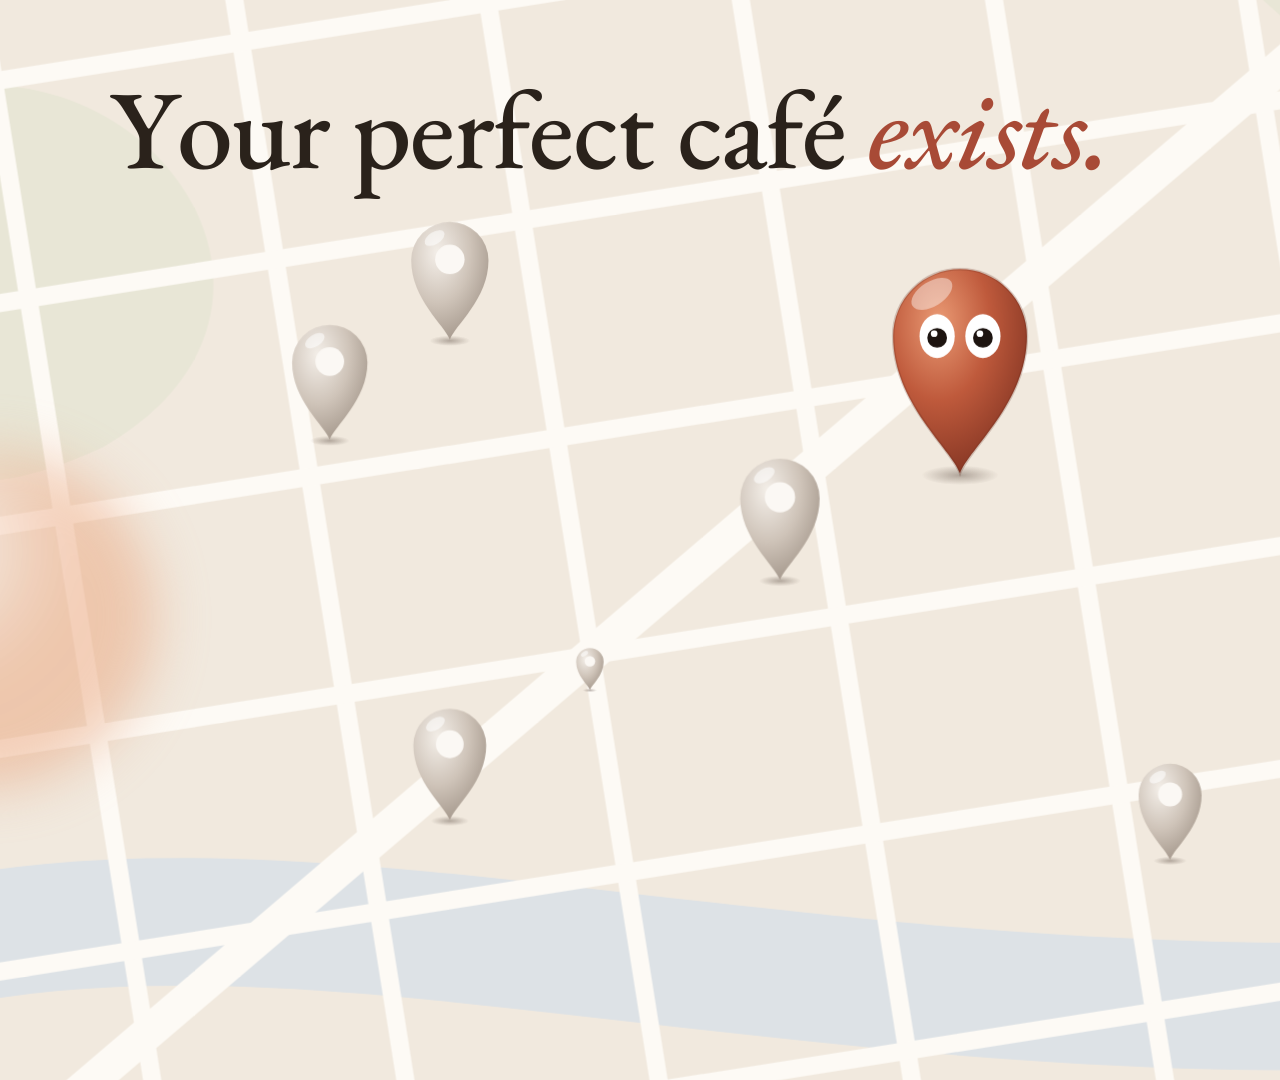
<file: coffeespot-ad/index.html>
<!doctype html>
<html lang="en">
<head>
<meta charset="utf-8">
<title>CoffeeSpot Ad</title>
<link rel="stylesheet" href="fonts/fonts.css">
<style>
  :root {
    --cream: #f6f2ea; --card: #fffdf9; --line: #d8cebb; --ink: #2a221b; --ink2: #5d5149; --ink3: #8a7d72;
    --rust: #a84a36; --mute: #e9e3d8; --track: #e4ddce; --espresso: #22170f; --peach: #f0b48d;
  }
  * { box-sizing: border-box; }
  html, body { margin: 0; width: 1920px; height: 1080px; overflow: hidden; background: var(--cream); }
  #stage { position: relative; width: 1920px; height: 1080px; overflow: hidden; font-family: 'IBM Plex Sans', sans-serif; color: var(--ink); -webkit-font-smoothing: antialiased; }
  .abs { position: absolute; }
  .scene { position: absolute; inset: 0; display: none; }
  .cam { position: absolute; inset: 0; transform-origin: 50% 50%; }
  .it { font-family: 'EB Garamond', serif; font-style: italic; font-weight: 500; }
  .serif { font-family: 'EB Garamond', serif; }
  .mono { font-family: 'IBM Plex Mono', monospace; }
  .rust { color: var(--rust); }
  .c, .w { display: inline-block; white-space: pre; }
  .hl-it { font-family: 'EB Garamond', serif; font-weight: 500; font-size: 112px; line-height: 1.05; letter-spacing: -0.012em; white-space: nowrap; }
  .hl-sans { font-family: 'IBM Plex Sans', sans-serif; font-weight: 700; letter-spacing: -0.03em; line-height: 1; white-space: nowrap; }
  .card { position: absolute; background: var(--card); border-radius: 30px; overflow: hidden; box-shadow: 0 50px 110px -40px rgba(84, 46, 24, 0.40), 0 0 0 1.5px rgba(216, 206, 187, 0.7); }
  .pin { position: absolute; }
  .pin svg { width: 100%; height: 100%; overflow: visible; display: block; }
  .ball { position: absolute; border-radius: 50%; }
  .tag { position: absolute; padding: 18px 32px; background: #fffdf9; border-radius: 22px; font-size: 44px; font-weight: 500; color: var(--ink); box-shadow: 0 18px 40px -16px rgba(84, 46, 24, 0.35); white-space: nowrap; }
  .tag b { color: var(--rust); font-weight: 600; }
  .tag:after { content: ''; position: absolute; left: 50%; bottom: -13px; margin-left: -14px; border: 14px solid transparent; border-bottom: 0; border-top-color: #fffdf9; }

  /* search scene */
  .search { position: absolute; left: 460px; top: 262px; width: 1000px; height: 104px; border-radius: 52px; background: #fffdf9; box-shadow: 0 24px 60px -24px rgba(84, 46, 24, 0.35), 0 0 0 1.5px rgba(216, 206, 187, 0.6); display: flex; align-items: center; padding: 0 40px; gap: 26px; font-size: 44px; }
  .search svg { width: 40px; height: 40px; flex: none; }
  .caret { display: inline-block; width: 3px; height: 50px; background: var(--ink); margin-left: 3px; vertical-align: middle; }
  .res-row { display: flex; align-items: center; gap: 26px; padding: 0 34px 0 40px; height: 120px; border-bottom: 1.5px solid #efe8dd; }
  .res-row:last-child { border-bottom: 0; }
  .res-row .nm { font-size: 38px; font-weight: 600; line-height: 1.15; }
  .res-row .sub { font-size: 27px; color: var(--ink3); }
  .res-row .sub i { font-style: normal; color: #d99a2b; }
  .miss { margin-left: auto; padding: 10px 22px; border-radius: 12px; background: var(--rust); color: #fff; font-size: 40px; font-weight: 600; white-space: nowrap; }

  /* browser / quiz (built at 1056px and zoomed 1.25x) */
  .bbar { height: 58px; background: #f1ebe2; display: flex; align-items: center; padding: 0 24px; gap: 10px; border-bottom: 1.5px solid #e6ddcf; }
  .bbar i { width: 15px; height: 15px; border-radius: 50%; background: #d9cfc1; display: block; }
  .url { margin-left: 26px; height: 36px; padding: 0 22px; border-radius: 18px; background: #fffdf9; display: flex; align-items: center; font-size: 19px; color: var(--ink2); gap: 10px; }
  .shead { height: 86px; display: flex; align-items: center; padding: 0 56px; border-bottom: 1.5px solid var(--line); background: var(--cream); }
  .shead .wm { font-family: 'EB Garamond', serif; font-weight: 700; font-size: 38px; margin-left: 14px; letter-spacing: -0.01em; }
  .nav { margin-left: auto; display: flex; gap: 34px; font-size: 20px; color: var(--ink2); align-items: center; }
  .nav .on { color: var(--ink); box-shadow: inset 0 -2.5px 0 var(--rust); padding: 6px 0; }
  .nav .cta-s { background: var(--rust); color: #fff; padding: 10px 20px; border-radius: 6px; font-weight: 500; }
  .sbody { padding: 30px 56px 0; background: var(--cream); height: 100%; }
  .sbody h1 { font-family: 'EB Garamond', serif; font-weight: 500; font-size: 56px; margin: 0; line-height: 1.05; letter-spacing: -0.01em; }
  .sbody .lede { font-size: 22px; color: var(--ink2); margin: 8px 0 20px; }
  .steprow { display: flex; justify-content: space-between; font-family: 'IBM Plex Mono', monospace; font-size: 20px; color: var(--ink2); line-height: 26px; margin-bottom: 10px; }
  .roll { display: inline-block; height: 26px; overflow: hidden; vertical-align: top; }
  .roll .col { display: flex; flex-direction: column; }
  .roll .col span { height: 26px; line-height: 26px; }
  .track { height: 10px; border-radius: 5px; background: var(--track); overflow: hidden; }
  .fill { height: 100%; width: 11.1%; background: var(--ink); border-radius: 5px; }
  .qbox { position: relative; margin-top: 24px; height: 268px; border: 1.5px solid var(--line); border-radius: 12px; background: #f8f6f1; overflow: hidden; }
  .qpage { position: absolute; left: 32px; right: 32px; top: 26px; }
  .qpage h2 { font-family: 'EB Garamond', serif; font-weight: 500; font-size: 34px; margin: 0 0 22px; line-height: 1.1; white-space: nowrap; }
  .grid { display: grid; grid-template-columns: repeat(5, 1fr); gap: 12px; }
  .grid.g3 { grid-template-columns: repeat(3, 1fr); }
  .grid.g4 { grid-template-columns: repeat(4, 1fr); }
  .opt { position: relative; height: 70px; border: 1.5px solid var(--line); border-radius: 6px; background: #f8f6f1; display: flex; align-items: center; padding: 0 18px; font-size: 22px; line-height: 1.15; color: var(--ink2); }
  .opt.sk:before { content: ''; display: block; height: 12px; width: 58%; border-radius: 6px; background: #e4ddce; }
  .ck { position: absolute; right: 14px; top: 50%; width: 26px; height: 26px; margin-top: -13px; border-radius: 50%; background: var(--rust); display: grid; place-items: center; transform: scale(0); }
  .ck svg { width: 15px; height: 15px; }
  .ffw { position: absolute; left: 0; right: 0; top: -6px; height: 52px; }
  .ffw span { position: absolute; left: 0; top: 0; height: 52px; line-height: 52px; font-family: 'EB Garamond', serif; font-weight: 500; font-size: 34px; white-space: nowrap; }
  #cursor { position: absolute; left: 0; top: 0; width: 46px; height: 46px; z-index: 40; }

  /* results card */
  .rhead { display: flex; align-items: center; gap: 16px; padding: 28px 36px 18px; }
  .dot { width: 14px; height: 14px; border-radius: 50%; background: #5c9a58; box-shadow: 0 0 0 7px rgba(92, 154, 88, 0.16); }
  .rhead .t { font-size: 36px; font-weight: 600; letter-spacing: -0.01em; }
  .chipm { font-family: 'IBM Plex Mono', monospace; font-size: 20px; font-weight: 500; letter-spacing: 0.05em; color: var(--ink2); background: #ece5d8; border-radius: 6px; padding: 6px 12px 5px; }
  .row { position: relative; display: flex; align-items: center; gap: 22px; margin: 0 22px 10px; padding: 16px 22px 16px 18px; border-radius: 18px; border: 2px solid transparent; }
  .tile { width: 76px; height: 76px; border-radius: 17px; display: grid; place-items: center; font-family: 'EB Garamond', serif; font-weight: 600; font-size: 44px; color: #f8f1e6; flex: none; }
  .row .nm { font-size: 34px; font-weight: 600; line-height: 1.2; white-space: nowrap; }
  .row .meta { font-size: 26px; color: var(--ink3); white-space: nowrap; }
  .score { margin-left: auto; text-align: right; font-size: 22px; color: var(--ink3); line-height: 1; }
  .score b { display: block; font-size: 64px; color: #4f8a4c; font-weight: 700; letter-spacing: -0.03em; margin-bottom: 4px; }

  /* end card */
  .cta { display: inline-flex; align-items: center; gap: 18px; height: 112px; padding: 0 56px; border-radius: 14px; background: var(--rust); color: #fff; font-size: 46px; font-weight: 500; box-shadow: 0 26px 50px -20px rgba(168, 74, 54, 0.6); position: relative; overflow: hidden; }
  .cta svg { width: 34px; height: 34px; }
  .shine { position: absolute; top: -20%; bottom: -20%; width: 140px; left: -200px; transform: skewX(-18deg); background: linear-gradient(90deg, rgba(255,255,255,0), rgba(255,255,255,0.32), rgba(255,255,255,0)); }
</style>
</head>
<body>
<svg width="0" height="0" style="position:absolute">
  <defs>
    <radialGradient id="gHero" cx="34%" cy="26%" r="85%">
      <stop offset="0" stop-color="#ea9a74"/><stop offset="0.45" stop-color="#bf5a3c"/><stop offset="1" stop-color="#7a2f1f"/>
    </radialGradient>
    <radialGradient id="gGrey" cx="34%" cy="26%" r="85%">
      <stop offset="0" stop-color="#f4efe9"/><stop offset="0.5" stop-color="#cfc4b9"/><stop offset="1" stop-color="#9c8f83"/>
    </radialGradient>
    <radialGradient id="gShadow"><stop offset="0" stop-color="#3b2a20" stop-opacity="0.35"/><stop offset="1" stop-color="#3b2a20" stop-opacity="0"/></radialGradient>
  </defs>
</svg>

<div id="stage">
  <div id="bgc" class="abs" style="inset:0;"></div>
  <div id="bokehBack" class="abs" style="inset:0;"></div>

  <!-- A · your perfect café exists -->
  <section class="scene" id="sA">
    <div class="cam" id="camA"></div>
    <div class="abs hl-it" id="hlA" style="left:110px;top:70px;">Your perfect café <span class="rust" style="font-style:italic;">exists.</span></div>
  </section>

  <!-- B · it's hiding -->
  <section class="scene" id="sB">
    <div class="cam" id="camB">
      <div class="abs" id="bSmall" style="left:0;right:0;top:118px;text-align:center;font-size:54px;font-weight:500;color:#fbefe6;letter-spacing:-0.01em;">Your perfect café is</div>
      <div class="card" id="bCard" style="left:370px;top:400px;width:1180px;height:640px;"></div>
      <div class="abs hl-sans" id="bBig" style="left:0;right:0;top:186px;text-align:center;font-size:250px;color:#24170f;">HIDING.</div>
    </div>
  </section>

  <!-- C · coffee near me -->
  <section class="scene" id="sC">
    <div class="cam" id="camC">
      <div class="abs" style="left:0;right:0;top:118px;height:130px;">
        <div class="abs hl-it rust" id="hlC1" style="left:0;right:0;text-align:center;font-style:italic;font-size:108px;">Closest first,</div>
        <div class="abs hl-it" id="hlC2" style="left:0;right:0;text-align:center;font-size:108px;">None of them <span class="rust" style="font-style:italic;">fit.</span></div>
      </div>
      <div id="radius" class="abs" style="left:600px;top:470px;width:720px;height:340px;">
        <svg width="720" height="340" viewBox="0 0 720 340" style="overflow:visible">
          <ellipse cx="360" cy="170" rx="356" ry="166" fill="rgba(168,74,54,0.14)" stroke="#9c8b7c" stroke-width="6" stroke-dasharray="16 12"/>
          <circle id="youHalo" cx="360" cy="170" r="22" fill="rgba(61,111,216,0.22)"/>
          <circle cx="360" cy="170" r="15" fill="#3d6fd8" stroke="#fff" stroke-width="5"/>
          <text x="740" y="184" font-family="IBM Plex Sans" font-weight="500" font-size="40" fill="#5d5149">0.5 mi</text>
        </svg>
      </div>
      <div class="card" id="resC" style="left:420px;top:396px;width:1080px;border-radius:26px;">
        <div class="res-row" id="rc0"><span class="pinMini"></span><div><div class="nm">Big chain café</div><div class="sub"><i>★</i> 4.2 · 0.1 mi</div></div><span class="miss">Loud music</span></div>
        <div class="res-row" id="rc1"><span class="pinMini"></span><div><div class="nm">Drive‑thru espresso</div><div class="sub"><i>★</i> 4.4 · 0.2 mi</div></div><span class="miss">No outlets</span></div>
        <div class="res-row" id="rc2"><span class="pinMini"></span><div><div class="nm">Grab‑and‑go kiosk</div><div class="sub"><i>★</i> 4.1 · 0.3 mi</div></div><span class="miss">No seating</span></div>
      </div>
      <div class="search" id="searchC">
        <svg viewBox="0 0 24 24" fill="none" stroke="#5d5149" stroke-width="2.4" stroke-linecap="round"><circle cx="10.5" cy="10.5" r="6.5"/><path d="M15.5 15.5L21 21"/></svg>
        <span><span id="typed"></span><span class="caret" id="caret"></span></span>
      </div>
    </div>
    <div id="peekC" class="abs" style="left:0;top:0;"></div>
  </section>

  <!-- D · maps sees what's close, not what fits -->
  <section class="scene" id="sD">
    <div class="cam" id="camD"></div>
    <div class="abs hl-it" id="hlD0" style="left:110px;top:70px;">Your perfect café <span class="rust" style="font-style:italic;">exists.</span></div>
    <div class="abs hl-sans" id="hlD" style="left:110px;top:86px;font-size:80px;">Maps sees what’s close. <span class="rust">Not what fits.</span></div>
    <div class="abs" id="dimD" style="inset:0;background:#22170f;opacity:0;"></div>
  </section>

  <!-- E · so we find it -->
  <section class="scene" id="sE">
    <div class="abs" id="glowE" style="left:410px;top:145px;width:1100px;height:1100px;border-radius:50%;background:radial-gradient(circle, rgba(244,160,108,0.9) 0%, rgba(214,110,70,0.5) 26%, rgba(168,74,54,0.18) 48%, rgba(34,23,15,0) 70%);"></div>
    <div class="abs" id="hlE" style="left:150px;top:150px;white-space:nowrap;">
      <span class="hl-sans" style="font-size:132px;color:#fbf3ea;"><span class="w">So </span><span class="w">we </span></span><span class="it" style="font-size:160px;color:var(--peach);letter-spacing:-0.01em;"><span class="w">find </span><span class="w">it.</span></span>
    </div>
    <div id="heroEwrap" class="abs" style="inset:0;filter:drop-shadow(0 0 46px rgba(255,176,120,0.75)) drop-shadow(0 0 120px rgba(240,140,90,0.45));"></div>
  </section>

  <!-- F · nine questions -->
  <section class="scene" id="sF">
    <div class="cam" id="camF">
      <div class="abs" id="hlF" style="left:0;right:0;top:50px;text-align:center;white-space:nowrap;">
        <span class="hl-sans" style="font-size:76px;font-weight:600;"><span class="w">Answer </span></span><span class="it rust" style="font-size:96px;"><span class="w">nine </span><span class="w">questions.</span></span>
      </div>
      <div class="card" id="quizCard" style="left:240px;top:156.8px;width:1056px;height:660px;border-radius:20px;zoom:1.25;">
        <div class="bbar"><i></i><i></i><i></i><div class="url"><span class="ringMini" style="width:18px;height:18px;display:inline-block;"></span>coffeespotfinder.com/match</div></div>
        <div class="shead"><span class="ringMini" style="width:38px;height:38px;display:inline-block;"></span><span class="wm">coffeespot</span>
          <div class="nav"><span>Home</span><span class="on">Coffee Match</span><span>Explore</span><span>Saved</span><span>Pricing</span><span class="cta-s">Take the quiz</span></div></div>
        <div class="sbody">
          <h1>Coffee Match</h1>
          <div class="lede">Answer a few questions and we’ll find cafés that actually fit you.</div>
          <div class="steprow"><span>Step <span class="roll"><span class="col" id="stepCol"><span>1</span><span>2</span><span>3</span><span>4</span><span>5</span><span>6</span><span>7</span><span>8</span><span>9</span></span></span> of 9</span><span id="pct">11%</span></div>
          <div class="track"><div class="fill" id="qfill"></div></div>
          <div class="qbox">
            <div class="qpage" id="q1"><h2>What type of coffee do you usually order?</h2>
              <div class="grid"><div class="opt" id="optLatte">Latte<span class="ck"></span></div><div class="opt">Cappuccino</div><div class="opt">Espresso</div><div class="opt">Americano</div><div class="opt">Drip Coffee</div><div class="opt">Cold Brew</div><div class="opt">Mocha</div><div class="opt">Matcha</div><div class="opt">Tea</div><div class="opt">Other</div></div></div>
            <div class="qpage" id="q2"><h2>What’s the occasion?</h2>
              <div class="grid"><div class="opt" id="optStudy">Studying<span class="ck"></span></div><div class="opt">Working remotely</div><div class="opt">Meeting friends</div><div class="opt">Affordable coffee</div><div class="opt">The best coffee</div></div></div>
            <div class="qpage" id="q3"><h2>What matters most to you?</h2>
              <div class="grid g3" id="q3grid"><div class="opt">Price<span class="ck"></span></div><div class="opt">Taste<span class="ck"></span></div><div class="opt">Quiet<span class="ck"></span></div><div class="opt">Wi‑Fi<span class="ck"></span></div><div class="opt">Seats<span class="ck"></span></div><div class="opt">Walk time<span class="ck"></span></div></div></div>
            <div class="qpage" id="q4">
              <div style="position:relative;height:38px;margin-bottom:22px;"><div class="ffw" id="ffTitles"><span>How far will you walk?</span><span>How much noise is okay?</span><span>Do you need Wi‑Fi?</span><span>What’s your budget?</span><span>Where do you like to sit?</span><span>How long will you stay?</span></div></div>
              <div class="grid g4" id="q4grid"><div class="opt"><span class="lb"></span><span class="ck"></span></div><div class="opt"><span class="lb"></span><span class="ck"></span></div><div class="opt"><span class="lb"></span><span class="ck"></span></div><div class="opt"><span class="lb"></span><span class="ck"></span></div></div>
            </div>
          </div>
        </div>
      </div>
      <div id="heroFwrap" class="abs" style="left:0;top:0;"></div>
    </div>
    <svg id="cursor" viewBox="0 0 24 24"><path d="M5 2.5v17.2l4.6-4.3 3 6.6 3.1-1.4-3-6.5h6.2z" fill="#1d1410" stroke="#fff" stroke-width="1.6" stroke-linejoin="round"/></svg>
  </section>

  <!-- G · ranked around you -->
  <section class="scene" id="sG">
    <div class="cam" id="camG">
      <div class="abs" id="hlG" style="left:120px;top:330px;white-space:nowrap;">
        <div class="hl-sans" style="font-size:78px;font-weight:600;"><span class="w">We </span><span class="w">rank </span><span class="w">every </span><span class="w">shop</span></div>
        <div class="it rust" style="font-size:124px;line-height:1.15;"><span class="w">around </span><span class="w">you.</span></div>
        <div style="font-size:40px;color:var(--ink);margin-top:28px;line-height:1.4;"><span class="w">Scored against your answers,</span><br><span class="w">not just by star rating.</span></div>
      </div>
      <div class="card" id="resG" style="left:990px;top:150px;width:830px;height:780px;border-radius:30px;">
        <div id="miniMap" style="position:relative;height:250px;overflow:hidden;border-bottom:1.5px solid #efe8dd;"></div>
        <div class="rhead"><span class="dot"></span><span class="t">Your top 3 picks</span><span class="chipm">STUDYING</span></div>
        <div class="row" id="g0"><div class="tile" style="background:#a84a36;">H</div><div><div class="nm">Halfmoon Roasters</div><div class="meta">0.4 mi · Quiet · Outlets</div></div><div class="score"><b><span class="sc" data-v="96">96</span>%</b>match</div></div>
        <div class="row" id="g1"><div class="tile" style="background:#56704f;">L</div><div><div class="nm">Little Fern Café</div><div class="meta">0.7 mi · Wi‑Fi · Big tables</div></div><div class="score"><b><span class="sc" data-v="91">91</span>%</b>match</div></div>
        <div class="row" id="g2"><div class="tile" style="background:#3d322b;">E</div><div><div class="nm">Ember &amp; Oak</div><div class="meta">1.1 mi · Pour‑over · Patio</div></div><div class="score"><b><span class="sc" data-v="87">87</span>%</b>match</div></div>
      </div>
    </div>
  </section>

  <!-- H · end card -->
  <section class="scene" id="sH">
    <div class="cam" id="camH">
      <div id="heroHwrap" class="abs" style="left:0;top:0;"></div>
      <div class="abs" id="lockH" style="left:0;right:0;top:404px;display:flex;justify-content:center;align-items:center;gap:20px;">
        <span class="ringMini" id="ringH" style="width:74px;height:74px;display:inline-block;"></span>
        <span class="serif" style="font-weight:700;font-size:92px;letter-spacing:-0.012em;line-height:1;padding-bottom:16px;" id="wmH"></span>
      </div>
      <div class="abs" id="hlH" style="left:0;right:0;top:540px;text-align:center;white-space:nowrap;">
        <span class="serif" style="font-weight:600;font-size:96px;letter-spacing:-0.02em;"><span class="w">Find </span><span class="w">cafés </span><span class="w">that </span></span><span class="it rust" style="font-size:100px;font-weight:600;"><span class="w">actually </span><span class="w">fit </span><span class="w">you.</span></span>
      </div>
      <div class="abs" id="ctaH" style="left:0;right:0;top:706px;display:flex;justify-content:center;">
        <div class="cta" id="ctaBtn">Take the quiz<svg viewBox="0 0 24 24" fill="none" stroke="#fff" stroke-width="2.4" stroke-linecap="round" stroke-linejoin="round"><path d="M5 12h14M13 6l6 6-6 6"/></svg><span class="shine" id="ctaShine"></span></div>
      </div>
      <div class="abs" id="urlH" style="left:0;right:0;top:858px;text-align:center;font-size:54px;font-weight:600;letter-spacing:-0.01em;color:var(--ink);">coffeespotfinder.com</div>
      <div class="abs mono" id="freeH" style="left:0;right:0;top:936px;text-align:center;font-size:34px;color:var(--ink2);">Free · no account needed</div>
    </div>
  </section>

  <div id="bokehFront" class="abs" style="inset:0;pointer-events:none;"></div>
  <div id="bloom" class="abs" style="left:660px;top:395px;width:600px;height:600px;border-radius:50%;background:radial-gradient(circle, #fffaf3 0%, #fffaf3 56%, rgba(255,240,224,0.9) 62%, rgba(255,250,243,0) 72%);opacity:0;"></div>
  <div id="flash" class="abs" style="inset:0;background:#fffaf3;opacity:0;"></div>
</div>

<script>
const DURATION = 37.4;
const $ = id => document.getElementById(id);
const cl = (x, a = 0, b = 1) => Math.min(b, Math.max(a, x));
const lerp = (a, b, p) => a + (b - a) * p;
const E = {
  lin: x => x,
  outExpo: x => (x >= 1 ? 1 : 1 - Math.pow(2, -10 * x)),
  outCubic: x => 1 - Math.pow(1 - x, 3),
  inCubic: x => x * x * x,
  inQuad: x => x * x,
  inOutCubic: x => (x < 0.5 ? 4 * x * x * x : 1 - Math.pow(-2 * x + 2, 3) / 2),
  inOutSine: x => -(Math.cos(Math.PI * x) - 1) / 2,
  outBack: x => { const c1 = 1.6, c3 = c1 + 1; return 1 + c3 * Math.pow(x - 1, 3) + c1 * Math.pow(x - 1, 2); },
};
const P = (t, t0, d, e = E.outExpo) => e(cl((t - t0) / d));
const bump = (t, t0, d) => Math.sin(Math.PI * cl((t - t0) / d));
function hex(h) { const n = parseInt(h.slice(1), 16); return [n >> 16, (n >> 8) & 255, n & 255]; }
function mix(a, b, p) { const A = hex(a), B = hex(b); return `rgb(${A.map((v, i) => Math.round(lerp(v, B[i], p))).join(',')})`; }
function st(el, { x = 0, y = 0, s = 1, sx = 1, sy = 1, op = 1, b = 0, r = 0 } = {}) {
  el.style.transform = `translate3d(${x.toFixed(2)}px,${y.toFixed(2)}px,0) rotate(${r.toFixed(2)}deg) scale(${(s * sx).toFixed(4)},${(s * sy).toFixed(4)})`;
  el.style.opacity = cl(op).toFixed(3);
  el.style.filter = b > 0.15 && op > 0.01 ? `blur(${b.toFixed(2)}px)` : 'none';
}
// wrap every character of an element's text in .c spans (keeps nested styling)
function splitChars(el) {
  const walk = n => {
    [...n.childNodes].forEach(ch => {
      if (ch.nodeType === 3) {
        const frag = document.createDocumentFragment();
        [...ch.textContent].forEach(c => { const s = document.createElement('span'); s.className = 'c'; s.textContent = c; frag.appendChild(s); });
        n.replaceChild(frag, ch);
      } else walk(ch);
    });
  };
  walk(el);
  return [...el.querySelectorAll('.c')];
}
const words = el => [...el.querySelectorAll('.w')];
// soft left-to-right reveal (blur + rise), and a blur-out
function revealIO(list, t, tin, tout, o = {}) {
  const { stagger = 0.03, dur = 0.7, dy = 26, blur = 12, ostagger = 0.012, odur = 0.4 } = o;
  list.forEach((c, i) => {
    const pi = P(t, tin + i * stagger, dur, E.outCubic);
    const po = tout == null ? 0 : P(t, tout + i * ostagger, odur, E.inOutSine);
    st(c, { y: (1 - pi) * dy - po * 16, op: pi * (1 - po), b: (1 - pi) * blur + po * 12 });
  });
}
function wordsIn(list, t, t0, stagger = 0.1, dy = 40) {
  list.forEach((w, i) => { const p = P(t, t0 + i * stagger, 0.75, E.outExpo); st(w, { y: dy * (1 - p), op: cl(p * 1.4), b: 12 * (1 - p) }); });
}

/* ---------------- characters & props ---------------- */
const PIN = 'M50 128 C45 114 12 88 12 50 A38 38 0 1 1 88 50 C88 88 55 114 50 128 Z';
function greySVG() {
  return `<svg viewBox="0 -30 100 160"><ellipse cx="50" cy="129" rx="20" ry="5" fill="url(#gShadow)"/>
    <path d="${PIN}" fill="url(#gGrey)"/><circle cx="50" cy="49" r="14.5" fill="#fbf8f4"/>
    <ellipse cx="35" cy="28" rx="11" ry="6" fill="#fff" opacity=".55" transform="rotate(-32 35 28)"/></svg>`;
}
function heroSVG() {
  return `<svg viewBox="0 -30 100 160">
    <g class="steam" opacity="0" stroke="#e7a888" stroke-width="3.4" fill="none" stroke-linecap="round">
      <path class="s1" d="M40 4 C33 -4 47 -10 40 -20"/><path class="s2" d="M60 4 C53 -4 67 -10 60 -20"/></g>
    <ellipse class="shadow" cx="50" cy="129" rx="22" ry="5.5" fill="url(#gShadow)"/>
    <g class="greyed" opacity="0"><path d="${PIN}" fill="url(#gGrey)"/><circle cx="50" cy="49" r="14.5" fill="#fbf8f4"/>
      <ellipse cx="35" cy="28" rx="11" ry="6" fill="#fff" opacity=".55" transform="rotate(-32 35 28)"/></g>
    <g class="body"><path d="${PIN}" fill="url(#gHero)"/>
    <path d="${PIN}" fill="none" stroke="#5e2216" stroke-opacity=".22" stroke-width="1.4"/>
    <ellipse cx="34" cy="26" rx="13" ry="7" fill="#fff" opacity=".42" transform="rotate(-32 34 26)"/>
    <g class="eo"><ellipse cx="37" cy="50" rx="10" ry="12.5" fill="#fff"/><ellipse cx="63" cy="50" rx="10" ry="12.5" fill="#fff"/>
      <g class="pp"><circle cx="37" cy="51" r="5.6" fill="#1d1410"/><circle cx="63" cy="51" r="5.6" fill="#1d1410"/>
      <circle cx="35.3" cy="48.6" r="1.9" fill="#fff"/><circle cx="61.3" cy="48.6" r="1.9" fill="#fff"/></g></g>
    <g class="eh" opacity="0" stroke="#1d1410" stroke-width="4.6" fill="none" stroke-linecap="round">
      <path d="M28 53 Q37 42 46 53"/><path d="M54 53 Q63 42 72 53"/></g>
    <g class="blush" opacity="0"><ellipse cx="27" cy="65" rx="6.5" ry="3.6" fill="#f3a18a" opacity=".7"/><ellipse cx="73" cy="65" rx="6.5" ry="3.6" fill="#f3a18a" opacity=".7"/></g>
    <g class="brow" opacity="0" stroke="#1d1410" stroke-width="3.6" stroke-linecap="round"><path d="M28 36 L44 31"/><path d="M72 36 L56 31"/></g></g>
  </svg>`;
}
// pins are positioned by their tip; height = 1.6 × width, tip sits at 98.75% of the height
function makePin(parent, kind, x, y, w) {
  const el = document.createElement('div');
  el.className = 'pin ' + kind;
  const h = w * 1.6;
  Object.assign(el.style, { left: (x - w / 2) + 'px', top: (y - h * 0.9875) + 'px', width: w + 'px', height: h + 'px', transformOrigin: '50% 98.75%' });
  el.innerHTML = kind === 'hero' ? heroSVG() : greySVG();
  parent.appendChild(el);
  return el;
}
// expression: eyes look (lx, ly); happy, sad, grey (turns into an ordinary pin), steam, blink — all 0..1
function face(el, { lx = 0, ly = 0, happy = 0, sad = 0, grey = 0, steam = 0, blink = 0 } = {}) {
  const q = s => el.querySelector(s);
  // open eyes close (blink) during the first half, then the ^^ grows in — never both at once
  const shut = Math.max(blink, cl(happy * 2)), grow = 0.3 + 0.7 * cl(happy * 2 - 1);
  q('.eo').setAttribute('opacity', happy < 0.5 ? 1 : 0);
  q('.eo').setAttribute('transform', `translate(0 ${(50 * shut * 0.9).toFixed(2)}) scale(1 ${(1 - 0.9 * shut).toFixed(3)})`);
  q('.pp').setAttribute('transform', `translate(${(lx * 3.6).toFixed(2)} ${(ly * 4.2).toFixed(2)})`);
  q('.eh').setAttribute('opacity', happy >= 0.5 ? 1 : 0);
  q('.eh').setAttribute('transform', `translate(0 ${(48 * (1 - grow)).toFixed(2)}) scale(1 ${grow.toFixed(3)})`);
  q('.blush').setAttribute('opacity', cl(happy * 2 - 1).toFixed(3));
  q('.brow').setAttribute('opacity', sad.toFixed(3));
  q('.body').setAttribute('opacity', (1 - grey).toFixed(3));
  q('.greyed').setAttribute('opacity', grey.toFixed(3));
  q('.steam').setAttribute('opacity', (steam * (1 - grey)).toFixed(3));
}
function animSteam(el, t) {
  el.querySelectorAll('.steam path').forEach((p, i) => {
    const k = (t * 0.9 + i * 0.5) % 1;
    p.setAttribute('transform', `translate(0 ${(-10 * k).toFixed(2)})`);
    p.setAttribute('opacity', (Math.sin(Math.PI * k)).toFixed(3));
  });
}

// CoffeeSpot mark: an even ring with a thicker drip on the inner edge at about 7–8 o'clock
const RING_D = (() => {
  const R0 = 44, R1 = 36, pts = [];
  for (let a = 0; a < 360; a += 1) {
    let r = R1;
    if (a >= 107 && a <= 178) r -= a > 126 ? 6.8 * Math.sin((Math.PI / 2) * cl((178 - a) / 52)) : a >= 111 ? 6.8 - 0.8 * (126 - a) / 15 : 6 * E.inOutSine((a - 107) / 4);
    const th = a * Math.PI / 180;
    pts.push(`${(r * Math.cos(th)).toFixed(2)} ${(r * Math.sin(th)).toFixed(2)}`);
  }
  return `M${R0} 0A${R0} ${R0} 0 1 0 ${-R0} 0A${R0} ${R0} 0 1 0 ${R0} 0Z M${pts.join('L')}Z`;
})();
function ringSVG() { return `<svg viewBox="-50 -50 100 100" style="width:100%;height:100%;overflow:visible"><path d="${RING_D}" fill="#a84a36" fill-rule="evenodd"/></svg>`; }
document.querySelectorAll('.ringMini').forEach(r => (r.innerHTML = ringSVG()));
document.querySelectorAll('.ck').forEach(c => (c.innerHTML = '<svg viewBox="0 0 12 12" fill="none" stroke="#fff" stroke-width="2" stroke-linecap="round" stroke-linejoin="round"><path d="M2.5 6.3l2.3 2.2L9.6 3.6"/></svg>'));
document.querySelectorAll('.pinMini').forEach(p => { p.style.cssText = 'position:relative;width:46px;height:74px;flex:none;'; makePin(p, 'grey', 23, 73, 46); });
$('wmH').innerHTML = [...'coffeespot'].map(c => `<span class="c">${c}</span>`).join('');

// stylised street map
function mapSVG(w, h, k = 1) {
  let s = `<svg width="${w}" height="${h}" viewBox="0 0 ${w} ${h}" style="position:absolute;left:0;top:0;">`;
  s += `<rect width="${w}" height="${h}" fill="#f1e9de"/>`;
  s += `<path d="M${w * 0.62} ${-20} C ${w * 0.75} ${h * 0.25}, ${w * 0.95} ${h * 0.2}, ${w + 40} ${h * 0.42} L ${w + 40} -20 Z" fill="#e8e6d6"/>`;
  s += `<path d="M -40 ${h * 0.12} C ${w * 0.1} ${h * 0.05}, ${w * 0.2} ${h * 0.3}, ${w * 0.08} ${h * 0.42} C ${-0.02 * w} ${h * 0.5}, -40 ${h * 0.4}, -40 ${h * 0.3} Z" fill="#e8e6d6"/>`;
  s += `<path d="M -60 ${h * 0.86} C ${w * 0.22} ${h * 0.74}, ${w * 0.52} ${h * 1.02}, ${w + 60} ${h * 0.84}" stroke="#dde2e6" stroke-width="${h * 0.11}" fill="none"/>`;
  s += `<g transform="rotate(-9 ${w / 2} ${h / 2})" stroke="#fdfaf5" stroke-linecap="round" fill="none">`;
  for (let x = -w * 0.3; x < w * 1.3; x += 250 * k) s += `<line x1="${x}" y1="${-h * 0.4}" x2="${x}" y2="${h * 1.4}" stroke-width="${18 * k}"/>`;
  for (let y = -h * 0.4; y < h * 1.4; y += 220 * k) s += `<line x1="${-w * 0.4}" y1="${y}" x2="${w * 1.4}" y2="${y}" stroke-width="${18 * k}"/>`;
  s += `<line x1="${-w * 0.2}" y1="${h * 1.1}" x2="${w * 1.1}" y2="${-h * 0.3}" stroke-width="${34 * k}"/>`;
  s += `</g></svg>`;
  return s;
}

/* ---- map scenes A & D (same town) ---- */
const GREY_POS = [[330, 440], [450, 340], [780, 580], [1420, 430], [1520, 610], [1720, 330], [450, 820], [1170, 860], [1730, 830], [590, 690]];
const HERO_POS = [960, 680];
function buildTown(cam) {
  cam.innerHTML = `<div class="abs" style="left:-60px;top:-40px;width:2040px;height:1160px;">${mapSVG(2040, 1160)}</div>`;
  const greys = GREY_POS.map(([x, y]) => makePin(cam, 'grey', x, y, 98));
  const hero = makePin(cam, 'hero', HERO_POS[0], HERO_POS[1], 176);
  const tag = document.createElement('div');
  tag.className = 'tag';
  tag.innerHTML = 'Quiet · Outlets · <b>Great oat latte</b>';
  cam.appendChild(tag);
  tag.style.transformOrigin = '50% 120%';
  return { greys, hero, tag };
}
document.querySelectorAll('.scene').forEach(s => (s.style.display = 'block'));
const townA = buildTown($('camA'));
const townD = buildTown($('camD'));
const youD = document.createElement('div');
youD.className = 'abs';
youD.style.cssText = 'left:620px;top:780px;width:60px;height:60px;margin:-30px 0 0 -30px;';
youD.innerHTML = '<svg viewBox="0 0 60 60" width="60" height="60"><circle class="halo" cx="30" cy="30" r="26" fill="rgba(61,111,216,0.2)"/><circle cx="30" cy="30" r="13" fill="#3d6fd8" stroke="#fff" stroke-width="4"/></svg>';
$('camD').appendChild(youD);
const glass = document.createElement('div');
glass.className = 'abs';
glass.style.cssText = 'left:0;top:0;width:300px;height:300px;margin:-110px 0 0 -110px;';
glass.innerHTML = '<svg viewBox="0 0 300 300" width="300" height="300"><circle cx="110" cy="110" r="88" fill="rgba(255,253,249,0.28)" stroke="#2a221b" stroke-width="15"/><path d="M60 72 A62 62 0 0 1 112 46" stroke="#fff" stroke-width="7" fill="none" stroke-linecap="round" opacity=".7"/><path d="M174 174 L250 250" stroke="#2a221b" stroke-width="26" stroke-linecap="round"/></svg>';
$('camD').appendChild(glass);

/* ---- B: the hero ducks behind a crowd ---- */
$('bCard').innerHTML = mapSVG(1180, 640, 0.75);
const bGreys = [[190, 250], [380, 180], [830, 190], [1010, 300], [250, 520], [970, 530]].map(([x, y]) => makePin($('bCard'), 'grey', x, y, 86));
const crowdBack = [[420, 560, 104], [770, 556, 108], [330, 610, 92], [860, 612, 96]].map(([x, y, w]) => makePin($('bCard'), 'grey', x, y, w));
const heroB = makePin($('bCard'), 'hero', 590, 420, 140);
const crowdFront = [[505, 655, 152], [678, 660, 158], [592, 770, 150]].map(([x, y, w]) => makePin($('bCard'), 'grey', x, y, w));

/* ---- C: peeking hero ---- */
const heroC = makePin($('peekC'), 'hero', 700, 1150, 240);

/* ---- E, F, G, H heroes ---- */
const heroE = makePin($('heroEwrap'), 'hero', 960, 895, 250);
const heroF = makePin($('heroFwrap'), 'hero', 1628, 262, 120);
$('miniMap').innerHTML = mapSVG(830, 250, 0.55);
const miniGreys = [[120, 150], [260, 215], [560, 120], [700, 205], [470, 232]].map(([x, y]) => makePin($('miniMap'), 'grey', x, y, 46));
const heroG = makePin($('miniMap'), 'hero', 400, 192, 78);
const heroH = makePin($('heroHwrap'), 'hero', 960, 370, 190);

const hlAchars = splitChars($('hlA'));
const hlC1 = splitChars($('hlC1')), hlC2 = splitChars($('hlC2'));
const hlD0 = splitChars($('hlD0'));
const hlDw = splitChars($('hlD'));
const bSmallC = splitChars($('bSmall'));
const bBigC = splitChars($('bBig'));
const hlEw = words($('hlE')), hlFw = words($('hlF')), hlGw = words($('hlG')), hlHw = words($('hlH'));
const wmH = [...$('wmH').children];
document.querySelectorAll('.scene').forEach(s => (s.style.display = 'none'));

/* ---------------- background: colour themes + bokeh ---------------- */
const THEMES = { cream: ['#f5efe6', '#c8643f', '#eaa47c'], rust: ['#a84a36', '#e08d68', '#7a2c1d'], dark: ['#22170f', '#a84a36', '#e0955f'] };
// [time, theme, crossfade seconds] — short swaps happen under a flash or behind an opaque scene
const THEME_KEYS = [[0, 'cream', 0], [3.62, 'rust', 0.3], [7.82, 'cream', 0.06], [19.55, 'dark', 0.06], [22.52, 'cream', 0.06]];
function themeAt(t) {
  let i = 0; while (i < THEME_KEYS.length - 1 && t >= THEME_KEYS[i + 1][0] - THEME_KEYS[i + 1][2] / 2) i++;
  const cur = THEMES[THEME_KEYS[i][1]];
  const prev = i > 0 ? THEMES[THEME_KEYS[i - 1][1]] : cur;
  const [k, , d] = THEME_KEYS[i];
  const p = i > 0 ? P(t, k - d / 2, d, E.inOutSine) : 1;
  return cur.map((c, j) => mix(prev[j], c, p));
}
const BALLS = [
  { x: 70, y: 610, r: 70, d: 3, ph: 0.2, layer: 'back' }, { x: 1780, y: 190, r: 46, d: 2, ph: 1.3, layer: 'back' },
  { x: 1830, y: 640, r: 110, d: 6, ph: 2.1, layer: 'back' }, { x: 260, y: 900, r: 52, d: 2, ph: 3.2, layer: 'back' },
  { x: 1560, y: 1072, r: 30, d: 1, ph: 4.1, layer: 'back' }, { x: 1300, y: 1084, r: 24, d: 1, ph: 0.9, layer: 'back' },
  { x: -40, y: 640, r: 170, d: 26, ph: 1.7, layer: 'front' }, { x: 1960, y: 120, r: 150, d: 24, ph: 2.6, layer: 'front' },
  { x: 1700, y: 1110, r: 120, d: 20, ph: 0.4, layer: 'front' },
];
const ballEls = BALLS.map(b => { const el = document.createElement('div'); el.className = 'ball'; $(b.layer === 'front' ? 'bokehFront' : 'bokehBack').appendChild(el); return el; });
function drawBg(t) {
  const [bg, c1, c2] = themeAt(t);
  $('bgc').style.background = bg;
  BALLS.forEach((b, i) => {
    const el = ballEls[i];
    const x = b.x + Math.sin(t * 0.35 + b.ph) * 26, y = b.y + Math.cos(t * 0.28 + b.ph * 1.7) * 22;
    Object.assign(el.style, { left: (x - b.r) + 'px', top: (y - b.r) + 'px', width: b.r * 2 + 'px', height: b.r * 2 + 'px' });
    const base = i % 2 ? c1 : c2;
    el.style.background = `radial-gradient(circle at 34% 30%, rgba(255,255,255,0.75) 0%, ${base} 42%, ${base} 70%, rgba(0,0,0,0.12) 100%)`;
    el.style.filter = `blur(${b.d}px)`;
    el.style.opacity = b.layer === 'front' ? 0.5 : 0.85;
  });
}
// white wash: fast rise, short hold, soft fall
function flashEnv(t, peak) {
  if (t < peak - 0.12 || t > peak + 0.4) return 0;
  if (t < peak) return E.inOutSine(cl((t - peak + 0.12) / 0.12));
  if (t < peak + 0.08) return 1;
  return 1 - E.inOutSine(cl((t - peak - 0.08) / 0.32));
}

/* ---------------- timeline ---------------- */
const T = {
  A: [0, 3.55], B: [3.55, 7.85], C: [7.85, 14.6], D: [14.6, 19.8], E: [19.8, 22.6], F: [22.6, 29.0], G: [29.0, 33.2], H: [33.2, 99],
};
const FLASHES = [7.8];
const BLOOM = 22.2;
const FF_ANSWERS = [
  { opts: ['5 min', '10 min', '15 min', 'Any'], pick: 1 },
  { opts: ['Silent', 'Quiet', 'Lively', 'Any'], pick: 1 },
  { opts: ['Must have', 'Nice to have', 'Don’t need', 'Not sure'], pick: 0 },
  { opts: ['$', '$$', '$$$', 'Any'], pick: 1 },
  { opts: ['Window', 'Big table', 'Couch', 'Patio'], pick: 1 },
  { opts: ['Quick cup', '1 hour', '2–3 hours', 'All day'], pick: 2 },
]; // light bursts out of the glowing pin and becomes the next scene's cream
const LEAD = 0.25;
// generic scene camera: blur/scale in, blur/scale out (overlaps the neighbouring scene by LEAD)
function camIO(el, t, [a, b], { sIn = 1.05, sOut = 1.06, bIn = 22, bOut = 26, din = 0.6, dout = 0.42, drift = 0.02, fadeOut = true } = {}) {
  const a0 = a - LEAD, pi = P(t, a0, din, E.outCubic), po = P(t, b - dout, dout, E.inOutSine);
  const push = drift * P(t, a0, b - a0, E.inOutSine);
  st(el, { s: lerp(sIn, 1, pi) * (1 + push) * (1 + (sOut - 1) * po), b: bIn * (1 - pi) + bOut * po, op: P(t, a0, din * 0.7, E.inOutSine) * (fadeOut ? 1 - po : 1) });
  return po;
}
function pinsPop(list, t, t0, stagger = 0.06) {
  list.forEach((p, i) => { const pp = P(t, t0 + i * stagger, 0.55, E.outBack); st(p, { s: cl(pp, 0, 1.3), op: cl(pp * 3) }); });
}
function heroDrop(el, t, t0, { extraY = 0, sx = 1, sy = 1 } = {}) {
  // falls in, squashes on landing, settles
  const fall = P(t, t0, 0.42, E.inQuad);
  const land = cl((t - t0 - 0.42) / 0.5);
  const sq = land > 0 ? Math.sin(Math.PI * land) * Math.exp(-3 * land) : 0;
  st(el, { y: -320 * (1 - fall) + extraY, sx: (1 + 0.16 * sq) * sx, sy: (1 - 0.18 * sq) * sy, op: P(t, t0, 0.15, E.lin) });
}
function sel(el, p) {
  el.style.borderColor = mix('#d8cebb', '#a84a36', p);
  el.style.background = mix('#f8f6f1', '#f4e6de', p);
  el.style.color = mix('#5d5149', '#2a221b', p);
  el.style.boxShadow = `inset 0 0 0 ${(1.2 * p).toFixed(2)}px #a84a36`;
  const ck = el.querySelector('.ck'); if (ck) ck.style.transform = `scale(${p <= 0 ? 0 : E.outBack(cl(p)).toFixed(3)})`;
}

function render(t) {
  for (const [k, [a, b]] of Object.entries(T)) $('s' + k).style.display = t >= a - LEAD - 0.02 && t <= b + 0.02 ? 'block' : 'none';
  drawBg(t);
  $('flash').style.opacity = Math.max(...FLASHES.map(f => flashEnv(t, f))).toFixed(3);
  const bs = P(t, BLOOM, 0.34, E.inCubic), bo = P(t, BLOOM + 0.38, 0.4, E.inOutSine);
  st($('bloom'), { s: lerp(0.15, 6.5, bs), op: t < BLOOM ? 0 : cl(bs * 4) * (1 - bo) });

  // A — "Your perfect café exists." (pre-rolled so frame 0 already reads)
  if (t <= T.A[1] + 0.02) {
    camIO($('camA'), t, T.A, { sIn: 1.0, din: 0.01, drift: 0.035 });
    pinsPop(townA.greys, t, -0.5, 0.05);
    heroDrop(townA.hero, t, -0.25);
    face(townA.hero, { happy: P(t, 0.55, 0.25, E.outCubic), steam: P(t, 0.8, 0.4, E.lin) });
    animSteam(townA.hero, t);
    const tp = P(t, 0.6, 0.55, E.outBack);
    st(townA.tag, { s: lerp(0.6, 1, cl(tp, 0, 1.2)), y: 20 * (1 - cl(tp)), op: cl(tp * 2) });
    revealIO(hlAchars, t, -1.0, T.A[1] - 0.45, { stagger: 0.015 });
  }

  // B — "Your perfect café is HIDING."
  if (t >= T.B[0] - LEAD - 0.02 && t <= T.B[1] + 0.02) {
    const b0 = T.B[0];
    camIO($('camB'), t, T.B, { sIn: 1.0, bIn: 0, din: 0.01, drift: 0.02 });
    const ci = P(t, b0 - 0.12, 0.8, E.outExpo);
    st($('bCard'), { y: 260 * (1 - ci), op: P(t, b0 - 0.12, 0.3, E.inOutSine), b: 10 * (1 - ci) });
    revealIO(bSmallC, t, b0 + 0.1, null, { stagger: 0.022, dy: 20 });
    bBigC.forEach((c, i) => {
      const p = P(t, b0 + 0.85 + i * 0.05, 0.38, E.outCubic);
      st(c, { s: lerp(1.9, 1, p), op: cl(p * 2.2), b: 14 * (1 - p), y: -30 * (1 - p) });
    });
    const shake = bump(t, b0 + 1.2, 0.3) * Math.sin(t * 90) * 6;
    $('bBig').style.transform = `translateX(${shake.toFixed(2)}px)`;
    pinsPop(bGreys, t, b0 + 0.3, 0.05);
    // pop in, startled hop as HIDING. lands, then duck down behind the crowd
    const hb = P(t, b0 + 0.45, 0.5, E.outBack);
    const hop = bump(t, b0 + 1.2, 0.3);
    const duck = P(t, b0 + 1.5, 0.55, E.inOutCubic);
    const settle = cl((t - b0 - 2.05) / 0.4), squash = settle > 0 ? Math.sin(Math.PI * settle) * Math.exp(-3 * settle) : 0;
    st(heroB, { s: cl(hb, 0, 1.3), y: -34 * hop + 195 * duck, sx: 1 + 0.1 * squash, sy: 1 - 0.12 * squash, op: cl(hb * 3) });
    const dart = Math.sin((t - b0 - 2.3) * 5.5);
    face(heroB, { lx: duck * (dart > 0 ? 1 : -1) * Math.min(1, Math.abs(dart) * 3), ly: -0.35 * duck, sad: 0.7 * duck, blink: bump(t, b0 + 1.2, 0.16) });
    pinsPop(crowdBack, t, b0 + 1.4, 0.06);
    pinsPop(crowdFront, t, b0 + 1.6, 0.08);
  }

  // C — "Closest first," → typing → wrong results → "None of them fit."
  if (t >= T.C[0] - LEAD - 0.02 && t <= T.C[1] + 0.02) {
    const c0 = T.C[0];
    camIO($('camC'), t, T.C, { sIn: 1.04, bIn: 16, drift: 0.02 });
    revealIO(hlC1, t, c0 + 0.05, c0 + 4.75, { stagger: 0.035 });
    revealIO(hlC2, t, c0 + 5.05, T.C[1] - 0.5, { stagger: 0.035 });
    const sp = P(t, c0 - 0.1, 0.7, E.outExpo);
    st($('searchC'), { y: 40 * (1 - sp), op: P(t, c0 - 0.1, 0.35, E.inOutSine), b: 8 * (1 - sp) });
    const q = 'coffee near me', n = Math.floor(cl((t - (c0 + 1.25)) / 1.15) * q.length);
    $('typed').textContent = q.slice(0, n);
    const typing = t > c0 + 1.2 && t < c0 + 2.45;
    $('caret').style.opacity = typing || (Math.floor((t - c0) * 1.8) % 2 === 0) ? 1 : 0;
    const rp = P(t, c0 + 0.7, 0.7, E.outExpo), ro = P(t, c0 + 2.55, 0.35, E.inOutSine);
    st($('radius'), { s: lerp(0.7, 1, rp) * (1 - 0.1 * ro), op: cl(rp * 2) * (1 - ro), b: 10 * ro });
    $('youHalo').setAttribute('r', (22 + 14 * ((t * 1.2) % 1)).toFixed(1));
    $('youHalo').setAttribute('opacity', (1 - (t * 1.2) % 1).toFixed(2));
    const cp = P(t, c0 + 2.7, 0.7, E.outExpo), cOut = P(t, T.C[1] - 0.55, 0.25, E.inOutSine);
    st($('resC'), { y: 30 * (1 - cp) - 20 * cOut, op: P(t, c0 + 2.7, 0.3, E.inOutSine) * (1 - cOut), b: 8 * (1 - cp) + 8 * cOut });
    [0, 1, 2].forEach(i => {
      const rr = P(t, c0 + 2.85 + i * 0.12, 0.6, E.outExpo);
      st($('rc' + i), { x: 30 * (1 - rr), op: rr });
      const mm = P(t, c0 + 3.6 + i * 0.25, 0.45, E.outBack);
      st($('rc' + i).querySelector('.miss'), { s: lerp(0.6, 1, cl(mm, 0, 1.2)), op: cl(mm * 2) });
    });
    // hero peeks up from under the list, sad, looking at it
    const pk = P(t, c0 + 5.2, 0.8, E.outCubic), pkOut = P(t, T.C[1] - 0.45, 0.35, E.inOutSine);
    st(heroC, { y: 230 * (1 - pk) + 200 * pkOut, r: 12 * pk, op: 1 });
    face(heroC, { lx: 0.7, ly: -0.8, sad: P(t, c0 + 5.6, 0.4, E.outCubic), blink: bump(t, c0 + 6.1, 0.18) });
  }

  // D — callback to the opening, then "Maps sees what's close. Not what fits." — under the lens the hero is just another grey pin
  if (t >= T.D[0] - LEAD - 0.02 && t <= T.D[1] + 0.02) {
    const d0 = T.D[0];
    camIO($('camD'), t, T.D, { sIn: 1.05, drift: 0.03, bOut: 8, dout: 0.5, fadeOut: false });
    revealIO(hlD0, t, d0 - 0.25, d0 + 0.75, { stagger: 0.01, ostagger: 0.006, odur: 0.3 });
    revealIO(hlDw, t, d0 + 1.3, T.D[1] - 0.6, { stagger: 0.018, dy: 30 });
    const iris = P(t, T.D[1] - 0.55, 0.55, E.inCubic), ir = lerp(1500, -180, iris);
    $('dimD').style.opacity = iris > 0 ? 1 : 0;
    $('dimD').style.background = `radial-gradient(circle at 960px 545px, rgba(34,23,15,0) ${ir.toFixed(1)}px, rgba(34,23,15,1) ${(ir + 180).toFixed(1)}px)`;
    const halo = youD.querySelector('.halo'), k = (t * 1.1) % 1;
    halo.setAttribute('r', (16 + 18 * k).toFixed(1)); halo.setAttribute('opacity', (1 - k).toFixed(2));
    const path = [[d0 + 1.6, -260, 760], [d0 + 2.3, 560, 800], [d0 + 2.85, 700, 600], [d0 + 3.35, 960, 545], [d0 + 3.95, 960, 545], [d0 + 4.8, 2250, 260]];
    let i = 0; while (i < path.length - 2 && t > path[i + 1][0]) i++;
    const [ta, xa, ya] = path[i], [tb, xb, yb] = path[i + 1];
    const pp = E.inOutCubic(cl((t - ta) / (tb - ta)));
    const gx = lerp(xa, xb, pp), gy = lerp(ya, yb, pp) + Math.sin(t * 6) * 4;
    st(glass, { x: gx, y: gy, op: t > d0 + 1.5 ? 1 : 0, r: -6 + 6 * Math.sin(t * 2) });
    townD.greys.forEach((g, j) => {
      const [px, py] = GREY_POS[j];
      const near = cl(1 - Math.hypot(gx - px, gy - (py - 95)) / 210);
      st(g, { s: 1 + 0.18 * near, y: -10 * near });
    });
    const gr = P(t, d0 + 3.45, 0.5, E.inOutSine);
    face(townD.hero, { happy: 1 - gr, steam: 1, grey: gr });
    animSteam(townD.hero, t);
    st(townD.hero, { s: 1 - 0.44 * gr });
    st(townD.tag, { op: 1 - gr, y: -14 * gr, b: 6 * gr });
  }

  // E — "So we find it."
  if (t >= T.E[0] - LEAD - 0.02 && t <= T.E[1] + 0.02) {
    const e0 = T.E[0];
    const out = P(t, BLOOM + 0.3, 0.05, E.lin);
    const gp = P(t, e0 - 0.1, 0.9, E.outCubic);
    st($('glowE'), { s: lerp(0.5, 1, gp) * (1 + 0.06 * Math.sin((t - e0) * 3.2)), op: gp * (1 - out) });
    hlEw.forEach((w, i) => {
      const p = P(t, e0 - 0.05 + i * 0.15, 0.7, E.outExpo);
      st(w, { y: 50 * (1 - p), op: cl(p * 1.4) * (1 - out), b: 14 * (1 - p) + 14 * out });
    });
    const hp = P(t, e0 + 0.02, 0.75, E.outBack);
    const bob = Math.sin((t - e0) * 4) * 8 * P(t, e0 + 0.9, 0.4);
    st(heroE, { y: 300 * (1 - cl(hp)) + bob, s: lerp(0.7, 1, cl(hp, 0, 1.15)), op: cl(hp * 3) * (1 - out), b: 12 * out });
    face(heroE, { lx: 0, ly: -0.3, happy: P(t, e0 + 1.1, 0.25, E.outCubic), blink: bump(t, e0 + 0.8, 0.18) });
  }

  // F — "Answer nine questions." quiz demo
  if (t >= T.F[0] - LEAD - 0.02 && t <= T.F[1] + 0.02) {
    const f0 = T.F[0];
    camIO($('camF'), t, T.F, { sIn: 1.03, bIn: 14, drift: 0.02 });
    wordsIn(hlFw, t, f0 + 0.05, 0.12);
    const qp = P(t, f0 - 0.1, 0.9, E.outExpo);
    st($('quizCard'), { y: 96 * (1 - qp), op: P(t, f0 - 0.1, 0.3, E.inOutSine), b: 10 * (1 - qp) });
    const tap1 = f0 + 1.2, tap2 = f0 + 2.75, q3in = tap2 + 0.48, ff0 = f0 + 3.82, ffStep = 0.19;
    sel($('optLatte'), P(t, tap1, 0.3, E.outCubic));
    sel($('optStudy'), P(t, tap2, 0.3, E.outCubic));
    // one question at a time: the old page is gone before the next arrives
    const o1 = P(t, tap1 + 0.3, 0.18, E.inCubic), i2 = P(t, tap1 + 0.48, 0.5, E.outExpo);
    const o2 = P(t, tap2 + 0.3, 0.18, E.inCubic), i3 = P(t, q3in, 0.5, E.outExpo);
    const o3 = P(t, ff0 - 0.2, 0.18, E.inCubic), i4 = P(t, ff0 - 0.05, 0.4, E.outExpo);
    st($('q1'), { x: -90 * o1, op: 1 - o1, b: 8 * o1 });
    st($('q2'), { x: 90 * (1 - i2) - 90 * o2, op: i2 * (1 - o2), b: 8 * (1 - i2) + 8 * o2 });
    st($('q3'), { x: 90 * (1 - i3) - 90 * o3, op: i3 * (1 - o3), b: 8 * (1 - i3) + 8 * o3 });
    st($('q4'), { x: 90 * (1 - i4), op: i4, b: 8 * (1 - i4) });
    // only the picks that fit a study session: Quiet, Wi-Fi, Seats
    [...$('q3grid').children].forEach((o, i) => sel(o, [2, 3, 4].includes(i) ? P(t, q3in + 0.22 + (i - 2) * 0.1, 0.22, E.outCubic) : 0));
    // fast-forward through steps 4–9: each gets its own question and a quick pick
    const ffIdx = cl((t - ff0) / ffStep, 0, 5.999);
    // each step: old question and answers fade out, then the new ones fade in — never both at once
    const fi = Math.floor(ffIdx), sw = fi === 0 ? 1 : cl((ffIdx - fi) / 0.4);
    const outP = fi === 0 ? 1 : cl(sw * 2), inP = fi === 0 ? 1 : cl(sw * 2 - 1);
    [...$('ffTitles').children].forEach((sp, j) => {
      const op = j === fi ? inP : j === fi - 1 ? 1 - outP : 0;
      st(sp, { y: j === fi ? 10 * (1 - inP) : -10 * outP, op });
    });
    const qi = fi > 0 && sw < 0.5 ? fi - 1 : fi, ans = FF_ANSWERS[qi];
    [...$('q4grid').children].forEach((o, i) => {
      o.querySelector('.lb').textContent = ans.opts[i];
      sel(o, i === ans.pick ? (qi < fi ? 1 : P(t, ff0 + fi * ffStep + 0.1, 0.06, E.lin)) : 0);
      o.style.opacity = (qi < fi ? 1 - 0.7 * outP : 0.3 + 0.7 * inP).toFixed(3);
    });
    // step counter: discrete steps, % always round(step/9)
    let step = 1; // the label, % and bar all follow `shown`
    if (t >= tap1 + 0.48) step = 2;
    if (t >= q3in) step = 3;
    if (t >= ff0) step = 4 + Math.min(5, Math.floor((t - ff0) / ffStep + 0.0001));
    const prevStep = step - 1;
    const tStep = [0, 0, tap1 + 0.48, q3in, ...[0, 1, 2, 3, 4, 5].map(j => ff0 + j * ffStep)][step];
    const roll = E.inOutCubic(cl((t - tStep) / 0.14));
    const shown = step === 1 ? 1 : prevStep + roll;
    $('stepCol').style.transform = `translateY(${(-(shown - 1) * 26).toFixed(2)}px)`;
    $('pct').textContent = Math.round(Math.round(shown) / 9 * 100) + '%';
    $('qfill').style.width = (shown / 9 * 100).toFixed(2) + '%';
    // cursor: two picks, then leaves
    const ptOf = id => { const r = $(id).getBoundingClientRect(); return [r.left + r.width * 0.45, r.top + r.height * 0.55]; };
    const way = [[f0 + 0.5, [1500, 1150]], [tap1 - 0.05, ptOf('optLatte')], [tap1 + 0.45, ptOf('optLatte')], [tap2 - 0.05, ptOf('optStudy')], [tap2 + 0.35, ptOf('optStudy')], [f0 + 3.8, [1450, 1160]]];
    let k = 0; while (k < way.length - 2 && t > way[k + 1][0]) k++;
    const cp = E.inOutCubic(cl((t - way[k][0]) / (way[k + 1][0] - way[k][0])));
    const [ax, ay] = way[k][1], [bx, by] = way[k + 1][1];
    const press = Math.max(bump(t, tap1 - 0.06, 0.2), bump(t, tap2 - 0.06, 0.2));
    st($('cursor'), { x: lerp(ax, bx, cp), y: lerp(ay, by, cp), s: 1 - 0.15 * press, op: t > f0 + 0.5 && t < f0 + 3.8 ? 1 : 0 });
    // finished: hero hops onto the card corner
    const hf = P(t, ff0 + 6 * ffStep, 0.5, E.outBack);
    st(heroF, { y: 120 * (1 - cl(hf)), s: cl(hf, 0, 1.2), op: cl(hf * 3) });
    face(heroF, { happy: P(t, ff0 + 6 * ffStep + 0.3, 0.2, E.outCubic) });
  }

  // G — "We rank every shop around you."
  if (t >= T.G[0] - LEAD - 0.02 && t <= T.G[1] + 0.02) {
    const g0 = T.G[0];
    camIO($('camG'), t, T.G, { sIn: 1.04, bIn: 18, drift: 0.02 });
    wordsIn(hlGw, t, g0 + 0.05, 0.1);
    const cp = P(t, g0 - 0.15, 0.9, E.outExpo);
    st($('resG'), { y: 90 * (1 - cp), op: P(t, g0 - 0.15, 0.35, E.inOutSine), b: 10 * (1 - cp) });
    pinsPop(miniGreys, t, g0 + 0.1, 0.05);
    [0, 1, 2].forEach(i => {
      const rr = P(t, g0 + 0.2 + i * 0.12, 0.7, E.outExpo);
      st($('g' + i), { y: 26 * (1 - rr), op: rr, b: 6 * (1 - rr) });
      const sc = $('g' + i).querySelector('.sc');
      sc.textContent = Math.round(+sc.dataset.v * P(t, g0 + 0.3 + i * 0.12, 1.2, E.outCubic));
    });
    const hi = P(t, g0 + 1.6, 0.35, E.outCubic);
    $('g0').style.background = `rgba(168,74,54,${(0.075 * hi).toFixed(3)})`;
    $('g0').style.borderColor = `rgba(168,74,54,${(0.55 * hi).toFixed(3)})`;
    heroDrop(heroG, t, g0 + 1.45);
    face(heroG, { happy: P(t, g0 + 2.0, 0.2, E.outCubic) });
  }

  // H — end card
  if (t >= T.H[0] - LEAD - 0.02) {
    const h0 = T.H[0];
    camIO($('camH'), t, T.H, { sIn: 1.04, bIn: 16, drift: 0.015 });
    heroDrop(heroH, t, h0 - 0.2);
    face(heroH, { happy: P(t, h0 + 0.4, 0.2, E.outCubic), steam: P(t, h0 + 0.55, 0.4, E.lin) });
    animSteam(heroH, t);
    const rp = P(t, h0 + 0.3, 0.6, E.outBack);
    st($('ringH'), { s: cl(rp, 0, 1.2), op: cl(rp * 3) });
    wmH.forEach((c, i) => { const p = P(t, h0 + 0.4 + i * 0.03, 0.7, E.outExpo); st(c, { y: 30 * (1 - p), op: cl(p * 1.4), b: 10 * (1 - p) }); });
    wordsIn(hlHw, t, h0 + 0.7, 0.08, 44);
    const cp = P(t, h0 + 1.2, 0.8, E.outExpo);
    st($('ctaH'), { y: 40 * (1 - cp), s: lerp(0.92, 1, cp), op: cl(cp * 1.4), b: 10 * (1 - cp) });
    const up = P(t, h0 + 1.3, 0.8, E.outExpo);
    st($('urlH'), { y: 26 * (1 - up), op: up, b: 6 * (1 - up) });
    const fp = P(t, h0 + 1.45, 0.8, E.outExpo);
    st($('freeH'), { y: 20 * (1 - fp), op: fp, b: 6 * (1 - fp) });
    const sh = P(t, h0 + 2.1, 0.9, E.inOutSine);
    $('ctaShine').style.left = lerp(-200, 640, sh) + 'px';
    $('ctaShine').style.opacity = sh > 0 && sh < 1 ? 1 : 0;
  }
}

// centre the tag bubbles over the hero once real font metrics are known
function layout() {
  [townA, townD].forEach(town => {
    const sc = town.tag.closest('.scene'); sc.style.display = 'block';
    const w = town.tag.offsetWidth, h = town.tag.offsetHeight;
    town.tag.style.left = (HERO_POS[0] - w / 2) + 'px';
    town.tag.style.top = (HERO_POS[1] - 176 * 1.6 - 34 - h) + 'px';
    sc.style.display = 'none';
  });
}
document.fonts.ready.then(() => { layout(); render(0); window.READY = true; });
window.render = render;
window.DURATION = DURATION;
window.SIZE = [1920, 1080];
</script>
</body>
</html>
</file>
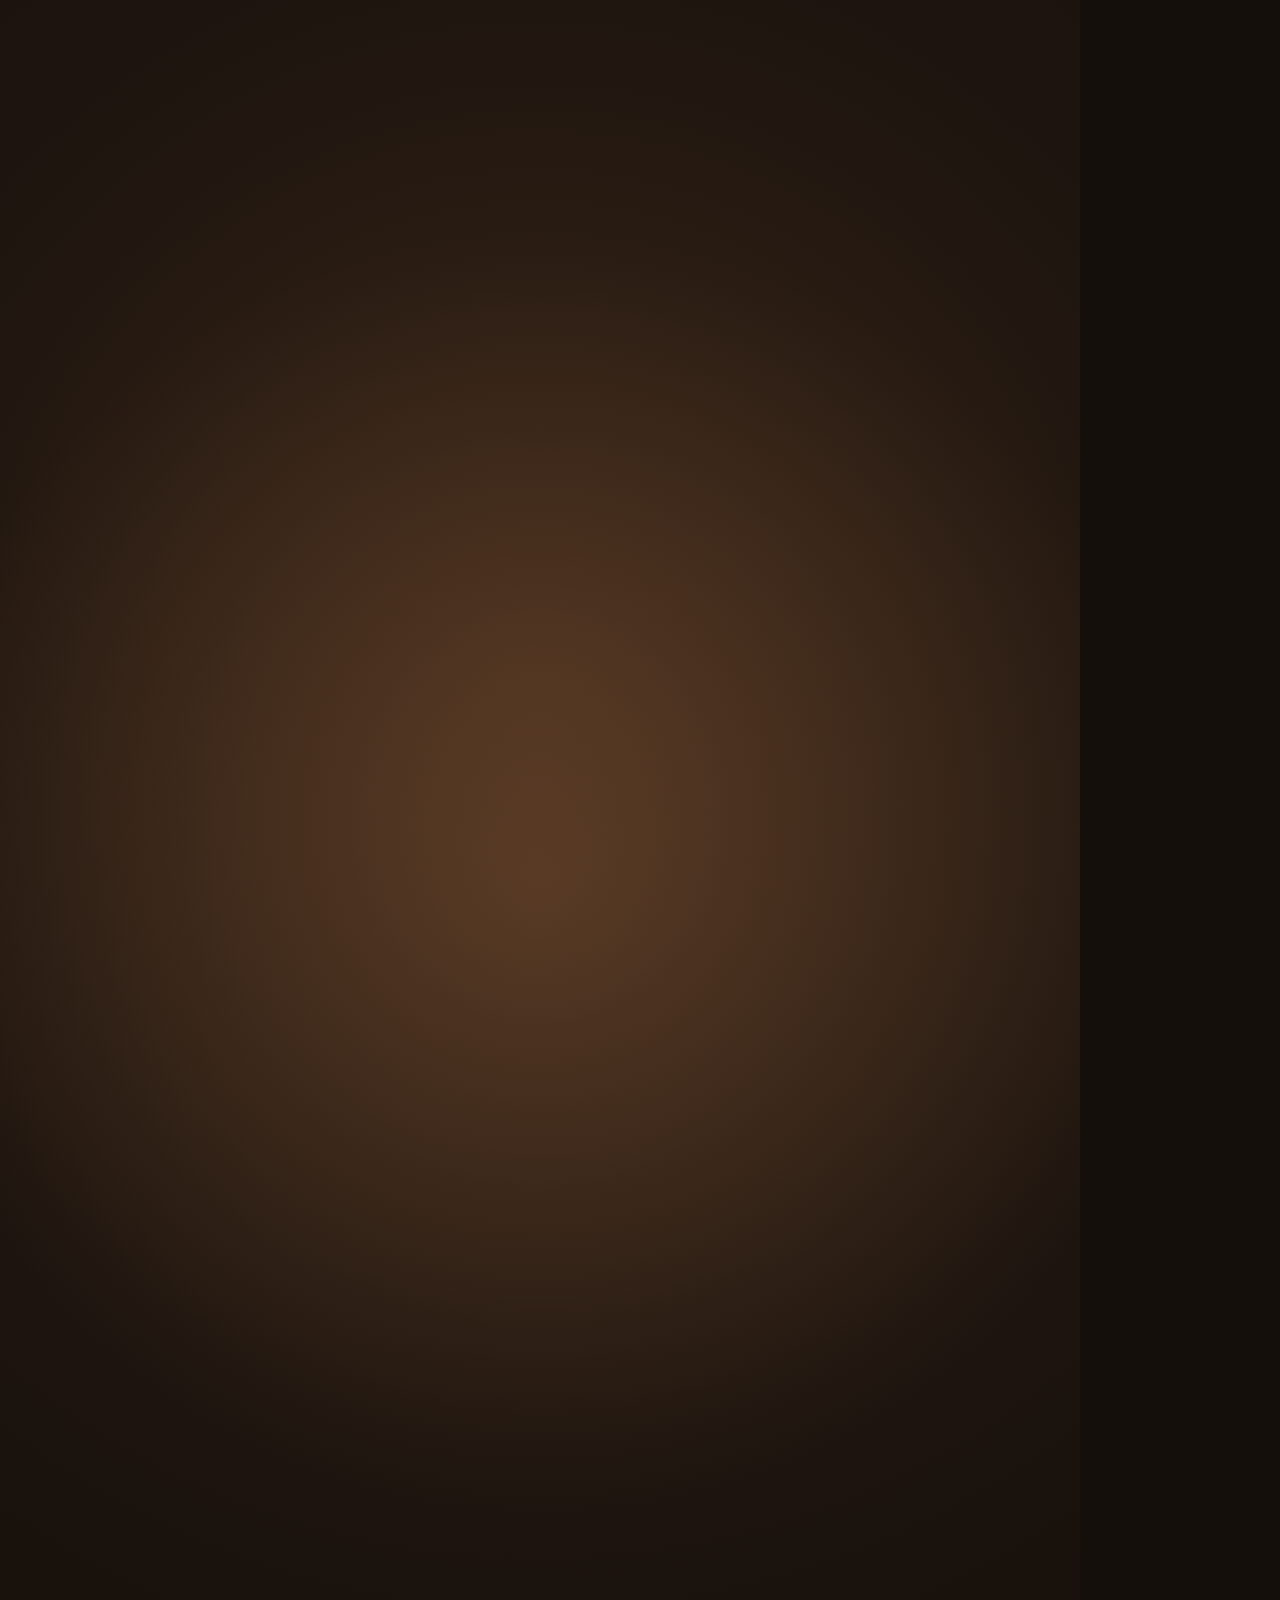
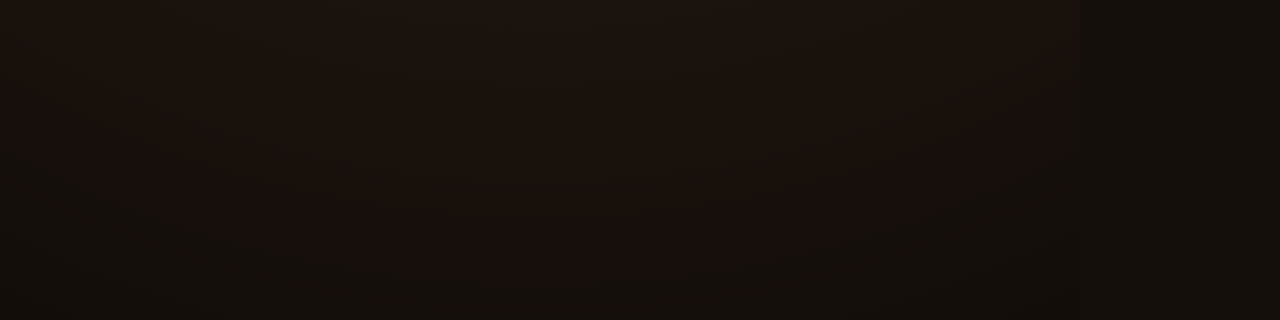
<file: coffeespot-fit-reel/index.html>
<!doctype html>
<html lang="en">
<head>
<meta charset="utf-8">
<title>CoffeeSpot Fit Reel</title>
<link rel="stylesheet" href="../coffeespot-reel/fonts/fonts.css">
<style>
  :root {
    --esp: #140f0b;
    --cream: #f6f2ea;
    --card: #faf6ef;
    --line: #d8cebb;
    --ink: #2a221b;
    --ink2: #5d5149;
    --ink3: #766a5f;
    --mute: #e9e3d8;
    --track: #e4ddce;
    --rust: #a84a36;
    --green: #4f8a4c;
    --red: #c8473b;
  }
  * { box-sizing: border-box; }
  html, body { margin: 0; width: 1080px; height: 1920px; overflow: hidden; background: var(--esp); }
  #stage {
    position: relative; width: 1080px; height: 1920px; overflow: hidden;
    font-family: 'IBM Plex Sans', sans-serif; color: var(--ink);
    -webkit-font-smoothing: antialiased;
  }
  .layer { position: absolute; inset: 0; }
  #bgs { position: absolute; inset: 0; z-index: 0; isolation: isolate; }
  #scenes { position: absolute; inset: 0; z-index: 1; }
  .scene { position: absolute; inset: 0; display: none; }
  .center { position: absolute; left: 0; right: 0; display: flex; flex-direction: column; align-items: center; }
  .w { display: inline-block; white-space: pre; transform-origin: 50% 70%; }
  /* emphasis is colour only: same face and weight as the line it sits in */
  .em { color: var(--rust); }
  .em-d { color: #f2b679; }
  .hl { font-weight: 600; letter-spacing: -0.04em; line-height: 1.04; text-align: center; }
  .hl .line { display: block; white-space: nowrap; }

  /* ---------- backgrounds ---------- */
  #bgDark { background: radial-gradient(130% 75% at 50% 36%, #3a2618 0%, #1e150f 50%, #110c09 100%); overflow: hidden; }
  #darkGlow { position: absolute; width: 1300px; height: 1300px; left: -110px; top: 200px; border-radius: 50%; background: radial-gradient(closest-side, rgba(224, 149, 92, 0.22), rgba(224, 149, 92, 0)); }
  #bgLatte { background: #f3eadc; }
  .bk { position: absolute; left: 0; top: 0; border-radius: 50%; }
  #bgGold { background: linear-gradient(180deg, #f9dcae 0%, #f4b97f 34%, #e58a62 68%, #b65a5c 100%); overflow: hidden; }
  #sun { position: absolute; width: 1500px; height: 1500px; left: -210px; top: -60px; border-radius: 50%; background: radial-gradient(closest-side, rgba(255, 244, 214, 0.95), rgba(255, 226, 170, 0.45) 40%, rgba(255, 210, 150, 0) 100%); }
  #bgNight { background: linear-gradient(180deg, #0b0807 0%, #120d0a 55%, #1d130c 100%); overflow: hidden; }
  #horizon { position: absolute; inset: 0; }
  /* glow is a radial gradient rather than a box-shadow: Chromium tiles big shadows and the seams show */
  #halo {
    position: absolute; left: -1180px; top: 910px; width: 3440px; height: 3440px; border-radius: 50%;
    background: radial-gradient(closest-side, rgba(255, 214, 150, 0) 74.8%, rgba(255, 220, 160, 0.95) 75.6%, rgba(236, 156, 86, 0.5) 77.4%, rgba(214, 124, 70, 0.22) 83%, rgba(200, 110, 60, 0.08) 91%, rgba(200, 110, 60, 0) 100%);
  }
  #planet { position: absolute; left: -760px; top: 1330px; width: 2600px; height: 2600px; border-radius: 50%; background: #0e0a08; border-top: 3px solid #ffd9a0; }

  /* ---------- 1 · search ---------- */
  .spill {
    position: absolute; left: 90px; top: 250px; width: 900px; height: 128px; border-radius: 64px;
    background: #faf5ec; display: flex; align-items: center; gap: 26px; padding: 0 46px;
    font-size: 50px; color: var(--ink); letter-spacing: -0.015em;
    box-shadow: 0 30px 60px -24px rgba(0, 0, 0, 0.55);
  }
  .spill svg { width: 46px; height: 46px; flex: none; }
  .caret { width: 4px; height: 60px; background: var(--rust); margin-left: -22px; border-radius: 2px; }
  #list { position: absolute; left: 90px; top: 420px; width: 900px; }
  .rc {
    position: relative; height: 180px; border-radius: 30px; background: #f7f1e7;
    display: flex; align-items: center; gap: 30px; padding: 0 32px; margin-bottom: 24px;
    box-shadow: 0 24px 50px -24px rgba(0, 0, 0, 0.6);
  }
  .rc .dim { position: absolute; inset: 0; border-radius: 30px; background: rgba(20, 15, 11, 0.42); opacity: 0; }
  .th { width: 116px; height: 116px; border-radius: 24px; display: grid; place-items: center; font-family: 'EB Garamond', serif; font-weight: 600; font-size: 64px; color: #f8efe2; flex: none; }
  .rn { font-size: 44px; font-weight: 600; letter-spacing: -0.02em; line-height: 1.1; }
  .rr { font-size: 31px; color: var(--ink2); margin-top: 6px; }
  .rr b { color: var(--ink); font-weight: 600; }
  .stars { color: #e3a24a; letter-spacing: 2px; }
  .rm { font-size: 27px; color: var(--ink3); margin-top: 4px; }
  .tag {
    position: absolute; right: 30px; top: 50%; height: 72px; padding: 0 26px; border-radius: 16px;
    background: var(--red); color: #fff; font-size: 32px; font-weight: 600; letter-spacing: -0.01em;
    display: flex; align-items: center; gap: 12px; opacity: 0;
    box-shadow: 0 14px 30px -10px rgba(200, 71, 59, 0.7);
  }
  .tag svg { width: 24px; height: 24px; }
  .cap { position: absolute; left: 0; right: 0; top: 1300px; text-align: center; font-size: 72px; font-weight: 600; letter-spacing: -0.035em; color: #f6efe4; white-space: nowrap; }

  /* ---------- 4 · slot list ---------- */
  #slots { position: absolute; left: 0; right: 0; top: 960px; height: 0; }
  .slot {
    position: absolute; left: 0; right: 0; top: -62px; height: 124px; line-height: 124px;
    text-align: center; white-space: nowrap; font-size: 96px; font-weight: 500; letter-spacing: -0.035em;
    color: var(--ink); transform-origin: 50% 50%;
  }
  .slot .arr { display: inline-block; color: var(--green); font-weight: 600; margin-right: 24px; }

  /* ---------- logo ---------- */
  .lockup { display: flex; align-items: center; gap: 22px; }
  .ringwrap { position: relative; width: 96px; height: 96px; flex: none; }
  .ringwrap svg { position: absolute; inset: 0; width: 100%; height: 100%; overflow: visible; }
  .wordmark { font-family: 'EB Garamond', serif; font-weight: 700; font-size: 112px; letter-spacing: -0.012em; line-height: 1; padding-bottom: 18px; color: var(--ink); }
  .wordmark .w { transform-origin: 50% 100%; }
  .jl { display: flex; align-items: center; gap: 26px; font-size: 112px; font-weight: 600; letter-spacing: -0.04em; color: var(--ink); }

  /* ---------- 6 · phone ---------- */
  .pcap { position: absolute; left: 0; right: 0; top: 250px; text-align: center; font-size: 72px; font-weight: 600; letter-spacing: -0.035em; color: var(--ink); white-space: nowrap; }
  #phoneCam { position: absolute; left: 270px; top: 440px; width: 540px; height: 1100px; transform-origin: 50% 50%; }
  .phone {
    position: relative; width: 540px; height: 1100px; border-radius: 88px; background: #120d0a; padding: 14px;
    box-shadow: 0 0 0 3px #3b2e25, 0 70px 120px -40px rgba(80, 30, 20, 0.65), 0 20px 40px -20px rgba(80, 30, 20, 0.4);
  }
  .screen { position: relative; width: 512px; height: 1072px; border-radius: 74px; overflow: hidden; background: var(--cream); }
  .island { position: absolute; left: 50%; top: 24px; width: 150px; height: 42px; margin-left: -75px; border-radius: 21px; background: #000; z-index: 5; }
  .sbar { height: 76px; display: flex; align-items: center; justify-content: space-between; padding: 10px 44px 0 54px; font-size: 22px; font-weight: 600; }
  .app { padding: 0 30px; }
  .ahead { height: 60px; display: flex; align-items: center; }
  .ahead .mini { width: 34px; height: 34px; display: inline-block; }
  .ahead .wm { font-family: 'EB Garamond', serif; font-weight: 700; font-size: 34px; margin-left: 12px; letter-spacing: -0.01em; }
  .burger { margin-left: auto; width: 28px; display: grid; gap: 6px; }
  .burger i { display: block; height: 3px; background: var(--ink); border-radius: 2px; }
  .atitle { font-family: 'EB Garamond', serif; font-weight: 500; font-size: 52px; line-height: 1.05; margin: 24px 0 8px; letter-spacing: -0.01em; }
  .alede { font-size: 21px; line-height: 1.45; color: var(--ink2); margin: 0 0 24px; }
  .steprow { display: flex; justify-content: space-between; font-family: 'IBM Plex Mono', monospace; font-size: 19px; color: var(--ink2); margin-bottom: 10px; line-height: 24px; }
  .roll { display: inline-block; height: 24px; overflow: hidden; vertical-align: top; }
  .roll .col { display: flex; flex-direction: column; }
  .roll .col span { height: 24px; line-height: 24px; }
  .track { height: 10px; border-radius: 5px; background: var(--track); overflow: hidden; }
  .fill { height: 100%; width: 11%; background: var(--ink); border-radius: 5px; }
  .qbox { position: relative; margin-top: 24px; height: 410px; overflow: hidden; border: 1.5px solid var(--line); border-radius: 18px; background: var(--card); }
  .qpage { position: absolute; left: 22px; right: 22px; top: 26px; }
  .qpage h2 { font-family: 'EB Garamond', serif; font-weight: 500; font-size: 36px; line-height: 1.15; margin: 0 0 22px; letter-spacing: -0.005em; }
  .grid { display: grid; grid-template-columns: 1fr 1fr; gap: 12px; }
  .opt { position: relative; height: 84px; display: flex; align-items: center; padding: 0 18px; border: 1.5px solid var(--line); border-radius: 12px; background: var(--card); font-size: 26px; color: var(--ink2); }
  .ck { position: absolute; right: 14px; top: 50%; width: 30px; height: 30px; margin-top: -15px; border-radius: 50%; background: var(--rust); display: grid; place-items: center; transform: scale(0); }
  .ck svg { width: 17px; height: 17px; }
  .btnrow { display: flex; gap: 12px; margin-top: 22px; }
  .btn { height: 82px; border-radius: 14px; display: flex; align-items: center; justify-content: center; font-size: 26px; font-weight: 500; color: var(--ink2); background: var(--mute); }
  .btn.back { width: 120px; border: 1.5px solid var(--line); background: transparent; }
  .btn.next { flex: 1; }
  .ovl { position: absolute; left: 0; right: 0; top: 136px; bottom: 0; background: var(--cream); padding: 0 30px; opacity: 0; }
  #ldRing { width: 150px; height: 150px; margin: 190px auto 0; }
  .ldt { text-align: center; font-family: 'EB Garamond', serif; font-weight: 500; font-size: 40px; margin-top: 44px; letter-spacing: -0.01em; }
  .ldchips { display: flex; flex-direction: column; align-items: center; gap: 16px; margin-top: 40px; }
  .ldc { display: flex; align-items: center; gap: 14px; font-size: 24px; color: var(--ink2); background: #eee6d8; border-radius: 999px; padding: 14px 26px 14px 16px; }
  .cc { width: 32px; height: 32px; border-radius: 50%; background: var(--green); display: grid; place-items: center; transform: scale(0); }
  .cc svg { width: 18px; height: 18px; }
  .reshead { display: flex; align-items: center; gap: 12px; margin-top: 30px; padding: 0 4px; }
  .dot { width: 12px; height: 12px; border-radius: 50%; background: #5c9a58; box-shadow: 0 0 0 6px rgba(92, 154, 88, 0.16); }
  .reshead .t { font-size: 30px; font-weight: 600; letter-spacing: -0.02em; }
  .chip-mono { font-family: 'IBM Plex Mono', monospace; font-size: 16px; font-weight: 500; letter-spacing: 0.04em; color: var(--ink2); background: #ece5d8; border-radius: 6px; padding: 5px 10px 4px; }
  .ressub { font-size: 21px; color: var(--ink3); margin: 10px 4px 22px; }
  .prow { position: relative; display: flex; align-items: center; gap: 18px; padding: 16px 16px 16px 14px; border-radius: 18px; border: 1.5px solid transparent; margin-bottom: 10px; }
  .tile { width: 74px; height: 74px; border-radius: 16px; display: grid; place-items: center; font-family: 'EB Garamond', serif; font-weight: 600; font-size: 42px; color: #f8f1e6; flex: none; }
  .info { flex: 1; min-width: 0; }
  .nm { font-size: 28px; font-weight: 600; line-height: 1.25; letter-spacing: -0.015em; }
  .meta { font-size: 20px; color: var(--ink3); line-height: 1.45; white-space: nowrap; }
  .meta b { color: var(--green); font-weight: 600; }
  .radio { width: 30px; height: 30px; border-radius: 50%; border: 2px solid #c9bdab; flex: none; display: grid; place-items: center; }
  .radio i { width: 15px; height: 15px; border-radius: 50%; background: var(--rust); transform: scale(0); }
  .resbtns { display: flex; gap: 12px; margin-top: 22px; }
  .resbtns .go { flex: 1.5; background: var(--rust); color: #fff; }
  .resbtns .site { flex: 1; background: transparent; border: 1.5px solid var(--line); color: var(--ink); }

  /* ---------- 7 · montage ---------- */
  .mont { overflow: hidden; }
  .mq { position: absolute; left: 0; right: 0; top: 250px; text-align: center; font-size: 112px; font-weight: 600; letter-spacing: -0.04em; color: #fff; white-space: nowrap; }
  .mcard {
    position: absolute; left: 90px; top: 450px; width: 900px; height: 980px; border-radius: 52px; overflow: hidden;
    box-shadow: 0 50px 100px -40px rgba(0, 0, 0, 0.6);
  }
  .mill { position: relative; height: 520px; }
  .mill svg { position: absolute; inset: 0; width: 100%; height: 100%; }
  .brk { position: absolute; left: 46px; top: 44px; padding: 14px 28px; font-size: 34px; font-weight: 500; letter-spacing: -0.01em; transform-origin: 0 50%; }
  .brk i { position: absolute; width: 22px; height: 22px; border: 0 solid currentColor; }
  .brk .a { left: 0; top: 0; border-left-width: 3px; border-top-width: 3px; }
  .brk .b { right: 0; top: 0; border-right-width: 3px; border-top-width: 3px; }
  .brk .c { left: 0; bottom: 0; border-left-width: 3px; border-bottom-width: 3px; }
  .brk .d { right: 0; bottom: 0; border-right-width: 3px; border-bottom-width: 3px; }
  .mbody { padding: 42px 56px 0; color: #fff; }
  .mname { font-family: 'EB Garamond', serif; font-weight: 600; font-size: 92px; line-height: 1; letter-spacing: -0.015em; }
  .mmeta { font-size: 30px; color: rgba(255, 255, 255, 0.68); margin-top: 16px; }
  .mrow { display: flex; align-items: flex-end; justify-content: space-between; margin-top: 34px; }
  .mpct { font-size: 132px; font-weight: 600; letter-spacing: -0.05em; line-height: 0.86; }
  .mpct small { font-size: 52px; letter-spacing: -0.02em; margin-left: 4px; }
  .mlbl { font-size: 30px; color: rgba(255, 255, 255, 0.72); margin-bottom: 4px; }
  .mchips { display: flex; gap: 14px; margin-top: 36px; }
  .mchips span { font-size: 29px; padding: 12px 26px; border-radius: 999px; border: 2px solid rgba(255, 255, 255, 0.32); white-space: nowrap; }

  /* ---------- 8 · fan ---------- */
  #fan { position: absolute; left: 540px; top: 1090px; width: 0; height: 0; }
  .fc { position: absolute; left: -450px; top: -490px; width: 900px; height: 980px; transform-origin: 50% 50%; }
  .fc .mcard { left: 0; top: 0; }

  /* ---------- 9 · tagline ---------- */
  .tg1 { position: absolute; left: 0; right: 0; top: 700px; text-align: center; font-size: 72px; font-weight: 500; letter-spacing: -0.03em; color: rgba(246, 239, 228, 0.6); white-space: nowrap; }
  .tg2 { position: absolute; left: 0; right: 0; top: 810px; text-align: center; font-size: 112px; font-weight: 600; letter-spacing: -0.045em; color: #f6efe4; white-space: nowrap; }
  .hlb { position: relative; padding: 0 0.1em; margin-left: -0.08em; }
  .hlb .blk { position: absolute; left: 0; right: 0; top: 0.12em; bottom: 0.04em; background: #4f8a4c; border-radius: 0.14em; transform-origin: 0 50%; transform: scaleX(0); }
  .hlb .tx { position: relative; }

  /* ---------- 10 · end card ---------- */
  .cta {
    position: relative; overflow: hidden; width: 640px; height: 150px; border-radius: 16px; background: var(--rust); color: #fff;
    display: flex; align-items: center; justify-content: center; gap: 22px;
    font-weight: 500; font-size: 56px; letter-spacing: -0.01em;
    box-shadow: 0 24px 50px -18px rgba(168, 74, 54, 0.55);
  }
  .cta svg { width: 44px; height: 44px; }
  .shine { position: absolute; top: -20%; bottom: -20%; width: 140px; left: -200px; transform: skewX(-18deg); background: linear-gradient(90deg, rgba(255, 255, 255, 0), rgba(255, 255, 255, 0.32), rgba(255, 255, 255, 0)); }
  .free { font-family: 'IBM Plex Mono', monospace; font-size: 33px; color: var(--ink2); letter-spacing: 0.01em; }
  .urlpill {
    display: flex; align-items: center; gap: 18px; height: 104px; padding: 0 46px; border-radius: 52px;
    background: #fffdf7; box-shadow: 0 16px 40px -14px rgba(84, 46, 24, 0.28), 0 0 0 1px rgba(216, 206, 187, 0.7);
    font-size: 42px; font-weight: 500; color: var(--ink);
  }

  /* tap indicator */
  #tap { position: absolute; left: 0; top: 0; width: 0; height: 0; z-index: 50; }
  #tap .dotc {
    position: absolute; width: 72px; height: 72px; left: -36px; top: -36px; border-radius: 50%;
    background: rgba(42, 34, 27, 0.20); border: 3px solid rgba(255, 255, 255, 0.95);
    box-shadow: 0 8px 22px rgba(42, 34, 27, 0.22);
  }
  #rips { position: absolute; inset: 0; z-index: 49; pointer-events: none; }
  #rips .rip { position: absolute; width: 72px; height: 72px; left: -36px; top: -36px; border-radius: 50%; border: 3px solid rgba(168, 74, 54, 0.6); opacity: 0; }
</style>
</head>
<body>
<div id="stage">

  <div id="bgs">
    <div id="bgDark" class="layer"><div id="darkGlow"></div></div>
    <div id="bgLatte" class="layer"></div>
    <div id="bgGold" class="layer"><div id="sun"></div></div>
    <div id="bgNight" class="layer"><div id="horizon"><div id="halo"></div><div id="planet"></div></div></div>
  </div>

  <div id="scenes">

  <!-- 1–2 · "coffee near me" → every café is 4.7 stars -->
  <section class="scene" id="sSearch">
    <div class="layer" id="searchWrap">
      <div class="spill" id="spill">
        <svg viewBox="0 0 24 24" fill="none" stroke="#5d5149" stroke-width="2.4" stroke-linecap="round"><circle cx="10.5" cy="10.5" r="6.5"/><path d="M15.5 15.5L21 21"/></svg>
        <span id="typed"></span><span class="caret" id="caret"></span>
      </div>
      <div id="list">
        <div class="rc"><div class="th" style="background:linear-gradient(140deg,#8a5a3c,#4a2e1f);">C</div><div><div class="rn">Corner Café</div><div class="rr"><b>4.7</b> <span class="stars">★★★★★</span> (1,284)</div><div class="rm">Coffee shop · 0.2 mi</div></div><div class="dim"></div><div class="tag">Packed</div></div>
        <div class="rc"><div class="th" style="background:linear-gradient(140deg,#6f6a4a,#3d3a26);">M</div><div><div class="rn">Main St. Coffee</div><div class="rr"><b>4.6</b> <span class="stars">★★★★★</span> (902)</div><div class="rm">Coffee shop · 0.3 mi</div></div><div class="dim"></div><div class="tag">No outlets</div></div>
        <div class="rc"><div class="th" style="background:linear-gradient(140deg,#9a4f3a,#5a2a1f);">E</div><div><div class="rn">Espresso Bar</div><div class="rr"><b>4.8</b> <span class="stars">★★★★★</span> (2,310)</div><div class="rm">Coffee shop · 0.5 mi</div></div><div class="dim"></div><div class="tag">Too loud</div></div>
        <div class="rc"><div class="th" style="background:linear-gradient(140deg,#4d5a62,#2a3238);">T</div><div><div class="rn">The Coffee House</div><div class="rr"><b>4.7</b> <span class="stars">★★★★★</span> (655)</div><div class="rm">Coffee shop · 0.6 mi</div></div><div class="dim"></div><div class="tag">Closes at 2</div></div>
      </div>
      <div class="cap" id="cap1"><span class="w">Every </span><span class="w">café </span><span class="w">is </span><span class="w"><span class="em-d">4.7 stars…</span></span></div>
      <div class="cap" id="cap2"><span class="w">until </span><span class="w">you </span><span class="w">get </span><span class="w"><span class="em-d">there.</span></span></div>
    </div>
  </section>

  <!-- 3 · the question -->
  <section class="scene" id="sAsk">
    <div class="center" style="top:0;bottom:0;justify-content:center;padding-bottom:40px;">
      <div class="hl" id="askHl" style="font-size:148px;">
        <span class="line"><span class="w">What </span><span class="w">if </span><span class="w">it</span></span>
        <span class="line"><span class="w">asked </span><span class="w"><span class="em">why?</span></span></span>
      </div>
      <div id="askSub" style="margin-top:64px;font-size:46px;color:var(--ink2);letter-spacing:-0.015em;">
        <span class="w">Studying? </span><span class="w">A date? </span><span class="w">Five minutes?</span>
      </div>
    </div>
  </section>

  <!-- 4 · slot list -->
  <section class="scene" id="sNo">
    <div class="layer" id="noWrap">
      <div id="slots">
        <div class="slot"><span class="arr">→</span>No scrolling.</div>
        <div class="slot"><span class="arr">→</span>No guessing.</div>
        <div class="slot"><span class="arr">→</span>No dead outlets.</div>
        <div class="slot"><span class="arr">→</span>No wasted walks.</div>
      </div>
    </div>
  </section>

  <!-- 5 · just coffeespot, and one quiz -->
  <section class="scene" id="sJust">
    <div class="center" id="justWrap" style="top:0;bottom:0;justify-content:center;padding-bottom:30px;">
      <div class="jl">
        <span class="w" id="justWord">Just</span>
        <div class="lockup"><div class="ringwrap" id="jRing"></div><div class="wordmark" id="jWord"></div></div>
      </div>
      <div class="hl" id="just2" style="font-size:112px;margin-top:40px;">
        <span class="w">and </span><span class="w">one </span><span class="w"><span style="color:var(--green);">quiz.</span></span>
      </div>
    </div>
  </section>

  <!-- 6 · the quiz, on a phone -->
  <section class="scene" id="sPhone">
    <div class="pcap" id="capA"><span class="w">Tell </span><span class="w">it </span><span class="w">what </span><span class="w">today’s </span><span class="w">for.</span></div>
    <div class="pcap" id="capB"><span class="w">Get </span><span class="w">three </span><span class="w">that </span><span class="w"><span class="em">fit.</span></span></div>
    <div id="phoneCam">
      <div id="phoneZoom">
        <div class="phone">
          <div class="screen">
            <div class="island"></div>
            <div class="sbar"><span>9:41</span>
              <svg width="96" height="22" viewBox="0 0 96 22"><g fill="#2a221b"><rect x="0" y="13" width="5" height="7" rx="1.5"/><rect x="8" y="10" width="5" height="10" rx="1.5"/><rect x="16" y="6" width="5" height="14" rx="1.5"/><rect x="24" y="2" width="5" height="18" rx="1.5"/></g><path d="M38 9a14 14 0 0 1 20 0M41.5 12.5a9 9 0 0 1 13 0M45 16a4 4 0 0 1 6 0" fill="none" stroke="#2a221b" stroke-width="2.6" stroke-linecap="round"/><rect x="64" y="4" width="27" height="14" rx="4" fill="none" stroke="#2a221b" stroke-width="1.8"/><rect x="66.5" y="6.5" width="20" height="9" rx="2" fill="#2a221b"/><rect x="92.5" y="8.5" width="2.5" height="5" rx="1" fill="#2a221b"/></svg>
            </div>
            <div class="app">
              <div class="ahead"><span class="mini" id="miniRing1"></span><span class="wm">coffeespot</span><span class="burger"><i></i><i></i><i></i></span></div>
              <div class="atitle">Coffee Match</div>
              <p class="alede">A few questions. Three cafés that fit.</p>
              <div class="steprow">
                <span>Step <span class="roll"><span class="col" id="stepCol"><span>1</span><span>2</span><span>3</span><span>4</span><span>5</span><span>6</span><span>7</span><span>8</span><span>9</span></span></span> of 9</span>
                <span id="pct">11%</span>
              </div>
              <div class="track"><div class="fill" id="qfill"></div></div>
              <div class="qbox">
                <div class="qpage" id="q1">
                  <h2>What are you ordering?</h2>
                  <div class="grid">
                    <div class="opt" id="optLatte">Latte<span class="ck"></span></div>
                    <div class="opt">Cappuccino</div>
                    <div class="opt">Cold Brew</div>
                    <div class="opt">Espresso</div>
                    <div class="opt">Matcha</div>
                    <div class="opt">Drip</div>
                  </div>
                </div>
                <div class="qpage" id="q2">
                  <h2>What’s today for?</h2>
                  <div class="grid">
                    <div class="opt" id="optStudy">Studying<span class="ck"></span></div>
                    <div class="opt">Working</div>
                    <div class="opt">A date</div>
                    <div class="opt">Catching up</div>
                    <div class="opt">Quick cup</div>
                    <div class="opt">Exploring</div>
                  </div>
                </div>
                <div class="qpage" id="q3">
                  <h2>What matters most?</h2>
                  <div class="grid">
                    <div class="opt" id="optQuiet">Quiet<span class="ck"></span></div>
                    <div class="opt" id="optOutlets">Outlets<span class="ck"></span></div>
                    <div class="opt" id="optWifi">Wi‑Fi<span class="ck"></span></div>
                    <div class="opt">Seats</div>
                    <div class="opt">Taste</div>
                    <div class="opt">Price</div>
                  </div>
                </div>
              </div>
              <div class="btnrow"><div class="btn back">Back</div><div class="btn next" id="nextBtn">Next</div></div>
            </div>
            <div class="ovl" id="ovLoad">
              <div class="ringwrap" id="ldRing"></div>
              <div class="ldt">Finding your spots…</div>
              <div class="ldchips">
                <div class="ldc" id="ldc0"><span class="cc"></span>Matched your answers</div>
                <div class="ldc" id="ldc1"><span class="cc"></span>Ranked cafés near you</div>
              </div>
            </div>
            <div class="ovl" id="ovRes">
              <div class="reshead"><span class="dot"></span><span class="t">3 spots found</span><span class="chip-mono">STUDYING</span></div>
              <div class="ressub">Ranked by how well each fits your answers.</div>
              <div class="prow" id="prow0"><div class="tile" style="background:#a84a36;">H</div><div class="info"><div class="nm">Halfmoon Roasters</div><div class="meta">0.4 mi · Quiet · <b><span class="sc" data-v="96">96</span>% match</b></div></div><div class="radio" id="radio0"><i></i></div></div>
              <div class="prow" id="prow1"><div class="tile" style="background:#56704f;">L</div><div class="info"><div class="nm">Little Fern Café</div><div class="meta">0.7 mi · Wi‑Fi · <b><span class="sc" data-v="91">91</span>% match</b></div></div><div class="radio"><i></i></div></div>
              <div class="prow" id="prow2"><div class="tile" style="background:#3d322b;">E</div><div class="info"><div class="nm">Ember &amp; Oak</div><div class="meta">1.1 mi · Outlets · <b><span class="sc" data-v="87">87</span>% match</b></div></div><div class="radio"><i></i></div></div>
              <div class="resbtns" id="resBtns"><div class="btn go">Get directions</div><div class="btn site">Visit site</div></div>
            </div>
          </div>
        </div>
      </div>
    </div>
  </section>

  <!-- 7 · montage: same city, different you -->
  <section class="scene mont" id="sM0" style="background:radial-gradient(120% 80% at 50% 18%, #3f6b4c 0%, #213a2b 55%, #142219 100%);">
    <div class="mq"><span class="w">Need </span><span class="w">to </span><span class="w"><span style="color:#bfe6ae;">focus?</span></span></div>
    <div class="mcard" id="mc0" style="background:linear-gradient(180deg,#30553d,#243f2e);">
      <div class="mill" style="background:linear-gradient(165deg,#dcebd0 0%,#a9cc9f 100%);">
        <svg viewBox="0 0 900 520">
          <rect x="0" y="420" width="900" height="100" fill="#7fae78"/><rect x="0" y="420" width="900" height="8" fill="#6c9a66"/>
          <path d="M126 420 L108 352 L184 352 L166 420 Z" fill="#c8693f"/>
          <ellipse cx="124" cy="314" rx="17" ry="42" fill="#3f7a46" transform="rotate(-26 124 314)"/>
          <ellipse cx="146" cy="296" rx="17" ry="52" fill="#4f8a4c"/>
          <ellipse cx="172" cy="318" rx="16" ry="40" fill="#3f7a46" transform="rotate(28 172 318)"/>
          <rect x="262" y="158" width="334" height="226" rx="16" fill="#22322a"/>
          <rect x="278" y="174" width="302" height="194" rx="8" fill="#f6f2ea"/>
          <rect x="302" y="200" width="150" height="16" rx="8" fill="#4f8a4c"/>
          <rect x="302" y="236" width="248" height="11" rx="5.5" fill="#cfd8c8"/>
          <rect x="302" y="260" width="222" height="11" rx="5.5" fill="#cfd8c8"/>
          <rect x="302" y="284" width="238" height="11" rx="5.5" fill="#cfd8c8"/>
          <rect x="302" y="308" width="160" height="11" rx="5.5" fill="#cfd8c8"/>
          <rect class="cursor" x="468" y="304" width="4" height="20" fill="#a84a36"/>
          <path d="M222 384 H636 Q636 406 614 406 H244 Q222 406 222 384 Z" fill="#2f4337"/>
          <path d="M804 306 C 854 306, 854 378, 804 378" fill="none" stroke="#f6f2ea" stroke-width="16"/>
          <rect x="680" y="268" width="126" height="152" rx="26" fill="#f6f2ea"/>
          <ellipse cx="743" cy="284" rx="48" ry="11" fill="#6b4630"/>
          <path class="ringmark" fill="#a84a36" fill-rule="evenodd" transform="translate(743 352) scale(0.4)"/>
          <g fill="none" stroke="#ffffff" stroke-width="8" stroke-linecap="round" opacity="0.8">
            <path class="steam" pathLength="100" stroke-dasharray="35 100" stroke-dashoffset="70" d="M719 252 c -14 -20 14 -40 0 -60 c -14 -20 14 -40 0 -60"/>
            <path class="steam" pathLength="100" stroke-dasharray="35 100" stroke-dashoffset="40" d="M743 246 c -14 -20 14 -40 0 -60 c -14 -20 14 -40 0 -60"/>
            <path class="steam" pathLength="100" stroke-dasharray="35 100" stroke-dashoffset="10" d="M767 252 c -14 -20 14 -40 0 -60 c -14 -20 14 -40 0 -60"/>
          </g>
        </svg>
        <div class="brk" style="color:#22402c;"><i class="a"></i><i class="b"></i><i class="c"></i><i class="d"></i>Studying</div>
      </div>
      <div class="mbody">
        <div class="mname">Halfmoon Roasters</div>
        <div class="mmeta">0.4 mi · $$ · Open till 9</div>
        <div class="mrow"><div class="mpct" style="color:#bfe6ae;"><span class="n" data-v="96">96</span><small>%</small></div><div class="mlbl">match for you</div></div>
        <div class="mchips"><span>Quiet</span><span>Outlets</span><span>Fast Wi‑Fi</span></div>
      </div>
    </div>
  </section>

  <section class="scene mont" id="sM1" style="background:radial-gradient(120% 80% at 50% 18%, #7d2f2b 0%, #3d1517 55%, #230b0d 100%);">
    <div class="mq"><span class="w">Date </span><span class="w"><span style="color:#ffbfa3;">night?</span></span></div>
    <div class="mcard" id="mc1" style="background:linear-gradient(180deg,#6a2626,#4c1a1c);">
      <div class="mill" style="background:linear-gradient(165deg,#ffd8bf 0%,#f2a083 100%);">
        <svg viewBox="0 0 900 520">
          <defs><radialGradient id="cglow"><stop offset="0" stop-color="#fff2c4" stop-opacity="0.95"/><stop offset="1" stop-color="#fff2c4" stop-opacity="0"/></radialGradient></defs>
          <circle class="glow" cx="450" cy="262" r="170" fill="url(#cglow)"/>
          <rect x="0" y="420" width="900" height="100" fill="#d27a62"/><rect x="0" y="420" width="900" height="8" fill="#bf6853"/>
          <ellipse cx="450" cy="420" rx="70" ry="12" fill="#8c3b30"/>
          <rect x="426" y="300" width="48" height="122" rx="7" fill="#fff6ea"/>
          <path d="M450 300 V 288" stroke="#3a2a22" stroke-width="3"/>
          <g class="flame"><path d="M450 230 C 470 258, 468 286, 450 292 C 432 286, 430 258, 450 230 Z" fill="#ffc95e"/><path d="M450 256 C 459 270, 458 284, 450 288 C 442 284, 441 270, 450 256 Z" fill="#fff1c0"/></g>
          <g id="cupL">
            <ellipse cx="240" cy="414" rx="118" ry="18" fill="#fffaf3"/>
            <path d="M318 336 C 358 334, 360 382, 312 384" fill="none" stroke="#fffaf3" stroke-width="13"/>
            <path d="M160 322 H320 C 320 382, 290 406, 240 406 C 190 406, 160 382, 160 322 Z" fill="#fffaf3"/>
            <ellipse cx="240" cy="322" rx="80" ry="16" fill="#f1e6d6"/>
            <ellipse cx="240" cy="323" rx="68" ry="12" fill="#b8794c"/>
            <path d="M240 334 C 222 322, 226 312, 240 318 C 254 312, 258 322, 240 334 Z" fill="#f6e6d2"/>
          </g>
          <g transform="translate(900 0) scale(-1 1)">
            <ellipse cx="240" cy="414" rx="118" ry="18" fill="#fffaf3"/>
            <path d="M318 336 C 358 334, 360 382, 312 384" fill="none" stroke="#fffaf3" stroke-width="13"/>
            <path d="M160 322 H320 C 320 382, 290 406, 240 406 C 190 406, 160 382, 160 322 Z" fill="#fffaf3"/>
            <ellipse cx="240" cy="322" rx="80" ry="16" fill="#f1e6d6"/>
            <ellipse cx="240" cy="323" rx="68" ry="12" fill="#b8794c"/>
            <path d="M240 334 C 222 322, 226 312, 240 318 C 254 312, 258 322, 240 334 Z" fill="#f6e6d2"/>
          </g>
          <g fill="none" stroke="#ffffff" stroke-width="7" stroke-linecap="round" opacity="0.7">
            <path class="steam" pathLength="100" stroke-dasharray="35 100" stroke-dashoffset="60" d="M228 300 c -12 -18 12 -36 0 -54 c -12 -18 12 -36 0 -54"/>
            <path class="steam" pathLength="100" stroke-dasharray="35 100" stroke-dashoffset="20" d="M672 300 c -12 -18 12 -36 0 -54 c -12 -18 12 -36 0 -54"/>
          </g>
        </svg>
        <div class="brk" style="color:#6a2424;"><i class="a"></i><i class="b"></i><i class="c"></i><i class="d"></i>A date</div>
      </div>
      <div class="mbody">
        <div class="mname">Ember &amp; Oak</div>
        <div class="mmeta">1.1 mi · $$ · Open till 11</div>
        <div class="mrow"><div class="mpct" style="color:#ffbfa3;"><span class="n" data-v="94">94</span><small>%</small></div><div class="mlbl">match for you</div></div>
        <div class="mchips"><span>Candlelit</span><span>Pastry case</span><span>Open late</span></div>
      </div>
    </div>
  </section>

  <section class="scene mont" id="sM2" style="background:radial-gradient(120% 80% at 50% 18%, #3d78d6 0%, #1f4596 55%, #132a5e 100%);">
    <div class="mq"><span class="w">In </span><span class="w">a </span><span class="w"><span style="color:#ffd68a;">rush?</span></span></div>
    <div class="mcard" id="mc2" style="background:linear-gradient(180deg,#2b5cb4,#1f448a);">
      <div class="mill" style="background:linear-gradient(165deg,#dbe8ff 0%,#9dc0f7 100%);">
        <svg viewBox="0 0 900 520">
          <rect x="0" y="430" width="900" height="90" fill="#86aeea"/><rect x="0" y="430" width="900" height="8" fill="#7299d8"/>
          <g class="speed" fill="none" stroke="#ffffff" stroke-width="10" stroke-linecap="round" opacity="0.85">
            <path d="M150 226 H236"/><path d="M110 278 H232"/><path d="M160 330 H238"/>
          </g>
          <rect x="292" y="116" width="136" height="28" rx="11" fill="#3a2f27"/>
          <rect x="268" y="138" width="184" height="38" rx="14" fill="#2a221b"/>
          <path d="M282 176 H438 L418 430 H302 Z" fill="#fffaf2"/>
          <path d="M291 250 H429 L423 334 H297 Z" fill="#a84a36"/>
          <path class="ringmark" fill="#f6f2ea" fill-rule="evenodd" transform="translate(360 292) scale(0.42)"/>
          <path class="route" d="M520 446 C 560 380, 660 410, 712 282" fill="none" stroke="#ffffff" stroke-width="9" stroke-linecap="round" stroke-dasharray="1 22" opacity="0.95"/>
          <path d="M720 272 C 690 232, 676 214, 676 192 a44 44 0 0 1 88 0 C 764 214, 750 232, 720 272 Z" fill="#a84a36"/>
          <circle cx="720" cy="192" r="16" fill="#fffaf2"/>
        </svg>
        <div class="brk" style="color:#173a7a;"><i class="a"></i><i class="b"></i><i class="c"></i><i class="d"></i>Quick cup</div>
      </div>
      <div class="mbody">
        <div class="mname">Little Fern Café</div>
        <div class="mmeta">0.1 mi · $ · Open now</div>
        <div class="mrow"><div class="mpct" style="color:#ffd68a;"><span class="n" data-v="93">93</span><small>%</small></div><div class="mlbl">match for you</div></div>
        <div class="mchips"><span>2 min walk</span><span>Walk‑up window</span><span>Short line</span></div>
      </div>
    </div>
  </section>

  <!-- 8 · fan: same city, different you -->
  <section class="scene" id="sFan">
    <div class="hl" id="fanHl" style="position:absolute;left:0;right:0;top:250px;font-size:112px;">
      <span class="line"><span class="w">Same </span><span class="w">city.</span></span>
      <span class="line"><span class="w">Different </span><span class="w"><span class="em">you.</span></span></span>
    </div>
    <div id="fan"><div class="fc" id="fc0"></div><div class="fc" id="fc2"></div><div class="fc" id="fc1"></div></div>
  </section>

  <!-- 9 · tagline -->
  <section class="scene" id="sTag">
    <div class="tg1" id="tg1"><span class="w">Maps </span><span class="w">finds </span><span class="w">what’s </span><span class="w">close.</span></div>
    <div class="tg2" id="tg2"><span class="w">We </span><span class="w">find </span><span class="w">what </span><span class="w hlb"><span class="blk" id="hlBlk"></span><span class="tx">fits.</span></span></div>
  </section>

  <!-- 10 · end card -->
  <section class="scene" id="sEnd">
    <div class="center" style="top:0;bottom:0;justify-content:center;padding-bottom:150px;">
      <div class="lockup" id="endLock">
        <div class="ringwrap" id="endRing" style="width:100px;height:100px;"></div>
        <div class="wordmark" id="endWord" style="font-size:112px;"></div>
      </div>
      <div class="hl" id="endHl" style="font-size:96px;margin-top:70px;">
        <span class="line"><span class="w">Find </span><span class="w">a </span><span class="w">café</span></span>
        <span class="line"><span class="w">that </span><span class="w">fits </span><span class="w"><span class="em">today.</span></span></span>
      </div>
      <div id="ctaWrap" style="margin-top:80px;"><div class="cta" id="cta">Take the quiz<svg viewBox="0 0 24 24" fill="none" stroke="#fff" stroke-width="2.4" stroke-linecap="round" stroke-linejoin="round"><path d="M5 12h14M13 6l6 6-6 6"/></svg><span class="shine" id="ctaShine"></span></div></div>
      <div class="free" id="free" style="margin-top:34px;">Free · no account · under a minute</div>
      <div id="urlWrap" style="margin-top:64px;"><div class="urlpill"><span id="miniRing2" style="width:44px;height:44px;display:inline-block;"></span>coffeespotfinder.com</div></div>
    </div>
  </section>

  </div>

  <div id="rips"><div class="rip"></div><div class="rip"></div><div class="rip"></div></div>
  <div id="tap"><div class="dotc"></div></div>
</div>

<script>
const DURATION = 31.5;
const $ = id => document.getElementById(id);
const cl = (x, a = 0, b = 1) => Math.min(b, Math.max(a, x));
const lerp = (a, b, p) => a + (b - a) * p;
const E = {
  lin: x => x,
  outExpo: x => (x >= 1 ? 1 : 1 - Math.pow(2, -10 * x)),
  outCubic: x => 1 - Math.pow(1 - x, 3),
  inCubic: x => x * x * x,
  inQuad: x => x * x,
  inOutCubic: x => (x < 0.5 ? 4 * x * x * x : 1 - Math.pow(-2 * x + 2, 3) / 2),
  inOutSine: x => -(Math.cos(Math.PI * x) - 1) / 2,
  outBack: x => { const c1 = 1.5, c3 = c1 + 1; return 1 + c3 * Math.pow(x - 1, 3) + c1 * Math.pow(x - 1, 2); },
};
// eased progress of a tween that starts at t0 and lasts d seconds
const P = (t, t0, d, e = E.outExpo) => e(cl((t - t0) / d));
const bump = (t, t0, d) => Math.sin(Math.PI * cl((t - t0) / d));

function hex(h) { const n = parseInt(h.slice(1), 16); return [n >> 16, (n >> 8) & 255, n & 255]; }
function mix(a, b, p) { const A = hex(a), B = hex(b); return `rgb(${A.map((v, i) => Math.round(lerp(v, B[i], p))).join(',')})`; }

function st(el, { x = 0, y = 0, s = 1, op = 1, b = 0, rx = 0, ry = 0, r = 0 } = {}) {
  let tr = `translate3d(${x.toFixed(2)}px,${y.toFixed(2)}px,0)`;
  if (rx || ry) tr += ' perspective(2200px)' + (rx ? ` rotateX(${rx.toFixed(2)}deg)` : '') + (ry ? ` rotateY(${ry.toFixed(2)}deg)` : '');
  if (r) tr += ` rotate(${r.toFixed(2)}deg)`;
  el.style.transform = tr + ` scale(${s.toFixed(4)})`;
  el.style.opacity = op.toFixed(3);
  el.style.filter = b > 0.15 && op > 0.01 ? `blur(${b.toFixed(2)}px)` : 'none';
}
const words = el => [...el.querySelectorAll('.w')];

// Words cut in on the beat: each one appears at once, drops a few px and settles; exits are a quick cut.
function wordsIO(list, t, tin, tout, o = {}) {
  const { stagger = 0.075, dur = 0.45, dy = 28, sIn = 0.92, odur = 0.14 } = o;
  const out = tout == null ? 0 : P(t, tout, odur, E.lin);
  list.forEach((w, i) => {
    const k = cl((t - tin - i * stagger) / dur);
    st(w, { y: (1 - E.outExpo(k)) * dy, op: (t >= tin + i * stagger ? 1 : 0) * (1 - out), s: lerp(sIn, 1, E.outBack(k)) });
  });
}

/* ---------- coffee-ring logo: even ring with a thicker drip at 7–8 o'clock, drawn on via mask (same mark as the first reel) ---------- */
const RING_D = (() => {
  const R0 = 44, R1 = 36, pts = [];
  for (let a = 0; a < 360; a += 1) {
    let r = R1;
    if (a >= 107 && a <= 178) r -= a > 126 ? 6.8 * Math.sin((Math.PI / 2) * cl((178 - a) / 52)) : a >= 111 ? 6.8 - 0.8 * (126 - a) / 15 : 6 * E.inOutSine((a - 107) / 4);
    const th = a * Math.PI / 180;
    pts.push(`${(r * Math.cos(th)).toFixed(2)} ${(r * Math.sin(th)).toFixed(2)}`);
  }
  return `M${R0} 0A${R0} ${R0} 0 1 0 ${-R0} 0A${R0} ${R0} 0 1 0 ${R0} 0Z M${pts.join('L')}Z`;
})();
let ringId = 0;
function ringSVG(animated) {
  const id = 'rm' + ringId++;
  // the pen starts where the drip tapers in and finishes on the drip
  return `<svg viewBox="-50 -50 100 100">
    <defs><mask id="${id}" maskUnits="userSpaceOnUse" x="-60" y="-60" width="120" height="120">
      <circle class="rmask" r="38" fill="none" stroke="#fff" stroke-width="26" pathLength="100" stroke-dasharray="101 101" stroke-dashoffset="${animated ? 101 : 0}" transform="rotate(178)"/>
    </mask></defs>
    <g class="ripples" fill="none" stroke="#a84a36"></g>
    <path d="${RING_D}" fill="#a84a36" fill-rule="evenodd" mask="url(#${id})"/>
  </svg>`;
}
function setRing(wrap, p) {
  wrap.querySelector('.rmask').setAttribute('stroke-dashoffset', (101 * (1 - p)).toFixed(2));
}
function ripples(wrap, n) { const g = wrap.querySelector('.ripples'); g.innerHTML = '<circle r="46"/>'.repeat(n); return [...g.children]; }
function drawRipples(list, t, t0, gap, dur, grow, op) {
  list.forEach((c, i) => {
    const rp = cl((t - (t0 + i * gap)) / dur);
    c.setAttribute('r', (46 + grow * E.outCubic(rp)).toFixed(2));
    c.setAttribute('stroke-width', (2.2 * (1 - rp) + 0.4).toFixed(2));
    c.setAttribute('opacity', rp > 0 && rp < 1 ? (op * (1 - rp)).toFixed(3) : 0);
  });
}
function letters(el, text) { el.innerHTML = [...text].map(c => `<span class="w">${c}</span>`).join(''); }

['jRing', 'endRing', 'ldRing'].forEach(id => ($(id).innerHTML = ringSVG(true)));
['miniRing1', 'miniRing2'].forEach(id => ($(id).innerHTML = ringSVG(false)));
letters($('jWord'), 'coffeespot');
letters($('endWord'), 'coffeespot');
const jRipples = ripples($('jRing'), 2), ldRipples = ripples($('ldRing'), 3), endRipples = ripples($('endRing'), 2);
const CHECK = '<svg viewBox="0 0 12 12" fill="none" stroke="#fff" stroke-width="2" stroke-linecap="round" stroke-linejoin="round"><path d="M2.5 6.3l2.3 2.2L9.6 3.6"/></svg>';
document.querySelectorAll('.ck, .cc').forEach(c => (c.innerHTML = CHECK));
document.querySelectorAll('.ringmark').forEach(m => m.setAttribute('d', RING_D));
document.querySelectorAll('.tag').forEach(c => c.insertAdjacentHTML('afterbegin', '<svg viewBox="0 0 16 16" fill="none" stroke="#fff" stroke-width="2.6" stroke-linecap="round"><path d="M4 4l8 8M12 4l-8 8"/></svg>'));

/* ---------- backgrounds ---------- */
let seed = 11;
const rnd = () => (seed = (seed * 16807) % 2147483647) / 2147483647;
const BOKEH = Array.from({ length: 26 }, () => ({
  x: rnd() * 1180 - 50, y: rnd() * 2200, r: 30 + rnd() * 120, o: 0.14 + rnd() * 0.34, sp: 18 + rnd() * 40, ph: rnd() * 6.28,
  c: ['255,240,208', '255,222,170', '255,200,140', '255,183,128'][Math.floor(rnd() * 4)],
}));
const bokehEls = BOKEH.map(b => {
  const d = document.createElement('div');
  d.className = 'bk';
  d.style.width = d.style.height = 2 * b.r + 'px';
  d.style.background = `radial-gradient(closest-side, rgba(${b.c},${b.o}) 0%, rgba(${b.c},${b.o * 0.9}) 62%, rgba(${b.c},${b.o * 0.35}) 86%, rgba(${b.c},0) 100%)`;
  $('bgGold').appendChild(d);
  return d;
});

// [layer, start, end, fade-in]; a later segment sits on top of an earlier one, so cuts are fade-overs.
const BGSEG = [['bgDark', 0, 5.75, 0], ['bgLatte', 5.1, 11.95, 0.5], ['bgGold', 11.25, 17.1, 0.5], ['bgLatte', 21.85, 24.75, 0], ['bgNight', 24.15, 27.1, 0.5], ['bgLatte', 26.7, 99, 0.5]];
function drawBg(t) {
  const on = {};
  BGSEG.forEach(([id, a, b, fi], k) => { if (t >= a && t <= b) on[id] = { op: fi ? P(t, a, fi, E.inOutSine) : 1, z: k }; });
  ['bgDark', 'bgLatte', 'bgGold', 'bgNight'].forEach(id => {
    const el = $(id), o = on[id];
    el.style.display = o ? 'block' : 'none';
    if (o) { el.style.opacity = o.op.toFixed(3); el.style.zIndex = o.z; }
  });
  if (on.bgDark) $('darkGlow').style.transform = `translate(${(40 * Math.sin(t * 0.5)).toFixed(1)}px,${(30 * Math.cos(t * 0.4)).toFixed(1)}px)`;
  if (on.bgGold) BOKEH.forEach((b, i) => {
    const y = ((b.y - t * b.sp) % 2200 + 2200) % 2200 - 140;
    bokehEls[i].style.transform = `translate(${(b.x - b.r + Math.sin(t * 0.4 + b.ph) * 22).toFixed(1)}px,${(y - b.r).toFixed(1)}px)`;
  });
  if (on.bgNight) $('horizon').style.transform = `translateY(${(520 * (1 - P(t, T.tagIn - 0.15, 1.5, E.outExpo))).toFixed(1)}px)`;
}

/* ---------- timeline ---------- */
const T = {
  type0: 0.3, enter: 1.42, listIn: 1.7, cap1: 2.2, tags: 3.0, cap1out: 3.75, cap2: 3.95, searchOut: 5.0,
  askIn: 5.3, askOut: 7.1,
  noIn: 7.4, noSteps: [7.95, 8.45, 8.95], noOut: 9.45,
  justIn: 9.7, justOut: 11.2,
  phIn: 11.3, tapLatte: 12.3, tapN1: 12.65, tapStudy: 13.05, tapN2: 13.4, tapQ: [13.75, 13.93, 14.11], tapGo: 14.45, load: 14.55, res: 15.35, phOut: 16.5,
  m: [16.62, 18.45, 20.25], mOut: 22.0,
  fanIn: 22.15, fanOut: 24.1,
  tagIn: 24.3, tagOut: 26.55,
  endIn: 26.8, tapCta: 29.1,
};
const scenes = {
  sSearch: [0, 5.6], sAsk: [5.25, 7.7], sNo: [7.35, 9.95], sJust: [9.65, 11.7], sPhone: [11.25, 17.15],
  sM0: [16.6, 18.75], sM1: [18.15, 20.55], sM2: [19.95, 22.6], sFan: [21.95, 24.7], sTag: [24.2, 27.05], sEnd: [26.75, 99],
};

const QUERY = 'coffee near me';
const rcs = [...$('list').children];
const cap1W = words($('cap1')), cap2W = words($('cap2'));
const askW = words($('askHl')), askSubW = words($('askSub'));
const slots = [...$('slots').children];
const jLetters = words($('jWord')), just2W = words($('just2'));
const capAW = words($('capA')), capBW = words($('capB'));
const prows = [0, 1, 2].map(i => $('prow' + i));
const scoreEls = [...document.querySelectorAll('#ovRes .sc')];
const monts = [0, 1, 2].map(k => {
  const sc = $('sM' + k), card = $('mc' + k);
  return { sc, card, q: words(sc.querySelector('.mq')), brk: card.querySelector('.brk'), n: card.querySelector('.n'), chips: [...card.querySelectorAll('.mchips span')] };
});
const fanW = words($('fanHl')), tg1W = words($('tg1')), tg2W = words($('tg2'));
const endLetters = words($('endWord')), endW = words($('endHl'));

// the fan reuses the three montage cards, frozen at their final state
const FAN = [{ x: -292, y: 70, r: -9, ry: 16 }, { x: 0, y: 0, r: 0, ry: 0 }, { x: 292, y: 70, r: 9, ry: -16 }];
const fanCards = [0, 1, 2].map(k => {
  const c = $('mc' + k).cloneNode(true);
  c.removeAttribute('id');
  // give the copy its own ids, so its url(#…) fills don't point into a montage scene that's hidden by now
  c.querySelectorAll('[id]').forEach(e => (e.id += '-fan'));
  c.querySelectorAll('[fill^="url(#"]').forEach(e => e.setAttribute('fill', e.getAttribute('fill').replace(')', '-fan)')));
  const n = c.querySelector('.n'); n.textContent = n.dataset.v;
  $('fc' + k).appendChild(c);
  return $('fc' + k);
});

function measure() {
  // zoom out of the phone through the #1 result, so the montage opens on that café
  $('sPhone').style.display = 'block';
  const cam = $('phoneCam').getBoundingClientRect(), row = prows[0].getBoundingClientRect();
  $('phoneZoom').style.transformOrigin = `${row.left + row.width / 2 - cam.left}px ${row.top + row.height / 2 - cam.top}px`;
  $('sPhone').style.display = 'none';
}

function selectOpt(el, p) {
  el.style.borderColor = mix('#d8cebb', '#a84a36', p);
  el.style.background = mix('#faf6ef', '#f4e6de', p);
  el.style.color = mix('#5d5149', '#2a221b', p);
  el.style.boxShadow = `inset 0 0 0 ${(p * 1.5).toFixed(2)}px #a84a36`;
  const ck = el.querySelector('.ck');
  if (ck) ck.style.transform = `scale(${p <= 0 ? 0 : E.outBack(cl(p)).toFixed(3)})`;
}
function enableBtn(el, p) {
  el.style.background = mix('#e9e3d8', '#a84a36', p);
  el.style.color = mix('#5d5149', '#ffffff', p);
}

/* tap indicator: eased arcs between targets */
const TAPS = [
  {
    show: [11.95, 14.8],
    path: [[11.95, [880, 1720]], [T.tapLatte - 0.07, 'optLatte'], [T.tapLatte + 0.08, 'optLatte'], [T.tapN1 - 0.07, 'nextBtn'], [T.tapN1 + 0.08, 'nextBtn'],
      [T.tapStudy - 0.07, 'optStudy'], [T.tapStudy + 0.08, 'optStudy'], [T.tapN2 - 0.07, 'nextBtn'], [T.tapN2 + 0.08, 'nextBtn'],
      [T.tapQ[0] - 0.06, 'optQuiet'], [T.tapQ[0] + 0.04, 'optQuiet'], [T.tapQ[1] - 0.06, 'optOutlets'], [T.tapQ[1] + 0.04, 'optOutlets'],
      [T.tapQ[2] - 0.06, 'optWifi'], [T.tapQ[2] + 0.04, 'optWifi'], [T.tapGo - 0.07, 'nextBtn'], [T.tapGo + 0.1, 'nextBtn'], [14.8, [920, 1720]]],
    taps: [T.tapLatte, T.tapN1, T.tapStudy, T.tapN2, ...T.tapQ, T.tapGo],
  },
  { show: [28.45, 29.95], path: [[28.45, [900, 1700]], [T.tapCta - 0.07, 'cta'], [T.tapCta + 0.15, 'cta'], [29.95, [860, 1560]]], taps: [T.tapCta] },
];
function ptOf(target) {
  if (Array.isArray(target)) return target;
  const r = $(target).getBoundingClientRect();
  return [r.left + r.width / 2, r.top + r.height / 2 + 6];
}
function seqPos(seq, t) {
  const path = seq.path;
  let k = 0; while (k < path.length - 2 && t > path[k + 1][0]) k++;
  const [t0, a] = path[k], [t1, b] = path[k + 1];
  const p = E.inOutCubic(cl((t - t0) / (t1 - t0)));
  const A = ptOf(a), B = ptOf(b);
  const dx = B[0] - A[0], dy = B[1] - A[1], len = Math.hypot(dx, dy) || 1;
  const arc = Math.sin(Math.PI * p) * Math.min(60, len * 0.12);
  return [lerp(A[0], B[0], p) + (-dy / len) * arc, lerp(A[1], B[1], p) + (dx / len) * arc];
}
function drawTap(t) {
  const tap = $('tap'), dotc = tap.querySelector('.dotc'), rips = [...$('rips').children];
  rips.forEach(r => (r.style.opacity = 0));
  const seq = TAPS.find(s => t >= s.show[0] && t <= s.show[1]);
  if (!seq) { tap.style.display = 'none'; return; }
  tap.style.display = 'block';
  const [x, y] = seqPos(seq, t);
  tap.style.transform = `translate(${x.toFixed(1)}px,${y.toFixed(1)}px)`;
  const op = P(t, seq.show[0], 0.25, E.outCubic) * (1 - P(t, seq.show[1] - 0.3, 0.3, E.inQuad));
  let press = 0, ri = 0;
  seq.taps.forEach(tp => {
    press = Math.max(press, bump(t, tp - 0.04, 0.22));
    const rp = cl((t - tp) / 0.5);
    if (rp > 0 && rp < 1 && ri < rips.length) {
      const r = rips[ri++], [rx, ry] = seqPos(seq, tp);
      r.style.opacity = (0.8 * (1 - rp)).toFixed(3);
      r.style.transform = `translate(${rx.toFixed(1)}px,${ry.toFixed(1)}px) scale(${(0.7 + 1.4 * E.outCubic(rp)).toFixed(3)})`;
    }
  });
  dotc.style.transform = `scale(${(1 - 0.2 * press).toFixed(3)})`;
  dotc.style.opacity = op.toFixed(3);
  dotc.style.background = `rgba(42,34,27,${(0.2 + 0.15 * press).toFixed(3)})`;
}

// steam rises along its path; flame and glow flicker; speed lines and route dashes drift
function drawIllos(root, t) {
  root.querySelectorAll('.steam').forEach((s, i) => {
    const ph = ((t * 0.55 + i * 0.37) % 1);
    s.setAttribute('stroke-dashoffset', (100 - ph * 135).toFixed(2));
    s.style.opacity = (Math.sin(Math.PI * ph)).toFixed(3);
  });
  const fl = root.querySelector('.flame');
  if (fl) {
    const f = 1 + 0.06 * Math.sin(t * 17) + 0.04 * Math.sin(t * 29 + 1);
    fl.setAttribute('transform', `translate(450 292) scale(${(2 - f).toFixed(3)} ${f.toFixed(3)}) translate(-450 -292)`);
    root.querySelector('.glow').setAttribute('opacity', (0.85 + 0.15 * Math.sin(t * 13)).toFixed(3));
  }
  const sp = root.querySelector('.speed');
  if (sp) [...sp.children].forEach((l, i) => l.setAttribute('transform', `translate(${(-26 * ((t * 1.6 + i * 0.33) % 1)).toFixed(1)} 0)`));
  const rt = root.querySelector('.route');
  if (rt) rt.setAttribute('stroke-dashoffset', (-t * 40).toFixed(1));
  const cu = root.querySelector('.cursor');
  if (cu) cu.setAttribute('opacity', Math.floor(t * 2.4) % 2 ? 0 : 1);
}

/* ---------- master render ---------- */
function render(t) {
  for (const [id, [a, b]] of Object.entries(scenes)) $(id).style.display = t >= a && t <= b ? 'block' : 'none';
  drawBg(t);

  // 1–2 · type "coffee near me" → four 4.7★ results → each gets stamped with what's wrong
  if (t <= scenes.sSearch[1]) {
    const po = P(t, T.searchOut, 0.5, E.inCubic);
    st($('searchWrap'), { s: 1 + 0.22 * po, op: 1 - P(t, T.searchOut + 0.08, 0.4, E.inOutSine), b: 24 * po });
    const pin = P(t, 0, 0.7, E.outExpo), pm = P(t, T.enter + 0.08, 0.7, E.inOutCubic);
    st($('spill'), { y: 560 * (1 - pm) + 40 * (1 - pin), s: lerp(1.06, 1, pm) * (1 - 0.03 * bump(t, T.enter - 0.04, 0.24)), op: cl(pin * 1.3), b: 12 * (1 - pin) });
    const typedN = Math.floor(cl((t - T.type0) / 0.07, 0, QUERY.length));
    $('typed').textContent = QUERY.slice(0, typedN);
    const typing = t >= T.type0 && t < T.type0 + QUERY.length * 0.07 + 0.1;
    $('caret').style.opacity = t > T.enter + 0.2 ? 0 : typing ? 1 : (Math.floor(t * 2.6) % 2 ? 0.1 : 1);
    rcs.forEach((rc, i) => {
      const pi = P(t, T.listIn + i * 0.11, 0.8, E.outExpo);
      const t0 = T.tags + i * 0.2, k = cl((t - t0) / 0.42);
      const shake = t > t0 ? 7 * Math.sin((t - t0) * 70) * (1 - cl((t - t0) / 0.25)) : 0;
      st(rc, { x: shake, y: 90 * (1 - pi), op: cl(pi * 1.4), b: 14 * (1 - pi), s: lerp(0.96, 1, pi) });
      rc.querySelector('.dim').style.opacity = (P(t, t0, 0.3, E.outCubic)).toFixed(3);
      const tag = rc.querySelector('.tag');
      tag.style.opacity = cl((t - t0) / 0.08).toFixed(3);
      tag.style.transform = `translateY(-50%) rotate(${(-5 + 6 * (1 - E.outCubic(k))).toFixed(2)}deg) scale(${(t < t0 ? 1.7 : lerp(1.7, 1, E.outBack(k))).toFixed(3)})`;
    });
    wordsIO(cap1W, t, T.cap1, T.cap1out, { stagger: 0.08 });
    wordsIO(cap2W, t, T.cap2, null, { stagger: 0.08 });
  }

  // 3 · what if it asked why?
  if (t >= scenes.sAsk[0] && t <= scenes.sAsk[1]) {
    wordsIO(askW, t, T.askIn, T.askOut, { stagger: 0.09 });
    wordsIO(askSubW, t, T.askIn + 0.7, T.askOut + 0.04, { stagger: 0.16 });
  }

  // 4 · slot list — the active row is full size with a green arrow, its neighbours shrink and blur
  if (t >= scenes.sNo[0] && t <= scenes.sNo[1]) {
    const a = T.noSteps.reduce((s, ts) => s + P(t, ts, 0.42, E.inOutCubic), 0);
    slots.forEach((el, i) => {
      const d = i - a, ad = Math.abs(d), n = Math.min(1, ad);
      st(el, { y: d * 124, s: 1 - 0.22 * n, op: (1 - 0.7 * n) * cl(2.2 - ad), b: 3 * n + 6 * Math.max(0, ad - 1) });
      el.querySelector('.arr').style.opacity = (1 - n).toFixed(3);
    });
    const pe = P(t, T.noIn, 0.7, E.outExpo), po = P(t, T.noOut, 0.45, E.inCubic);
    st($('noWrap'), { y: 80 * (1 - pe) - 60 * po, op: pe * (1 - po), b: 16 * (1 - pe) + 14 * po });
  }

  // 5 · just coffeespot, and one quiz — then zoom through into the phone
  if (t >= scenes.sJust[0] && t <= scenes.sJust[1]) {
    wordsIO([$('justWord')], t, T.justIn, null);
    setRing($('jRing'), P(t, T.justIn + 0.2, 0.7, E.inOutCubic));
    st($('jRing'), { s: lerp(0.6, 1, P(t, T.justIn + 0.15, 0.6, E.outBack)), op: P(t, T.justIn + 0.15, 0.15, E.lin) });
    drawRipples(jRipples, t, T.justIn + 0.6, 0.25, 1.3, 90, 0.45);
    wordsIO(jLetters, t, T.justIn + 0.4, null, { stagger: 0.03 });
    wordsIO(just2W, t, T.justIn + 0.8, null, { stagger: 0.09 });
    const po = P(t, T.justOut, 0.5, E.inCubic);
    st($('justWrap'), { s: 1 + 0.35 * po, op: 1 - P(t, T.justOut + 0.05, 0.38, E.inOutSine), b: 22 * po });
  }

  // 6 · the quiz on a phone, floating in golden-hour bokeh
  if (t >= scenes.sPhone[0] && t <= scenes.sPhone[1]) {
    const pi = P(t, T.phIn, 1.1, E.outExpo);
    const bob = 9 * Math.sin((t - T.phIn) * 1.4) * pi;
    st($('phoneCam'), { y: 760 * (1 - pi) + bob, rx: 30 * (1 - pi), ry: -12 * (1 - pi), s: lerp(0.84, 1, pi) + 0.02 * P(t, T.phIn + 1, 4, E.inOutSine), op: P(t, T.phIn, 0.3, E.lin) });
    const pz = P(t, T.phOut, 0.55, E.inCubic);
    const zoom = $('phoneZoom');
    zoom.style.transform = `scale(${(1 + 3.2 * pz).toFixed(4)})`;
    zoom.style.opacity = (1 - P(t, T.phOut + 0.15, 0.4, E.inOutSine)).toFixed(3);
    zoom.style.filter = pz > 0.01 ? `blur(${(20 * pz).toFixed(2)}px)` : 'none';
    wordsIO(capAW, t, T.phIn + 0.35, T.res - 0.25, { stagger: 0.07 });
    wordsIO(capBW, t, T.res + 0.15, T.phOut, { stagger: 0.08 });

    selectOpt($('optLatte'), P(t, T.tapLatte + 0.02, 0.3, E.outCubic));
    selectOpt($('optStudy'), P(t, T.tapStudy + 0.02, 0.3, E.outCubic));
    ['optQuiet', 'optOutlets', 'optWifi'].forEach((id, i) => selectOpt($(id), P(t, T.tapQ[i] + 0.02, 0.28, E.outCubic)));

    let on;
    if (t < T.tapN1 + 0.15) on = P(t, T.tapLatte + 0.08, 0.3, E.outCubic);
    else if (t < T.tapStudy) on = 1 - P(t, T.tapN1 + 0.15, 0.25, E.outCubic);
    else if (t < T.tapN2 + 0.15) on = P(t, T.tapStudy + 0.08, 0.3, E.outCubic);
    else if (t < T.tapQ[0]) on = 1 - P(t, T.tapN2 + 0.15, 0.25, E.outCubic);
    else on = P(t, T.tapQ[0] + 0.08, 0.3, E.outCubic);
    enableBtn($('nextBtn'), on);
    $('nextBtn').textContent = t < T.tapN2 + 0.2 ? 'Next' : 'See my matches';
    $('nextBtn').style.transform = `scale(${(1 - 0.045 * (bump(t, T.tapN1 - 0.04, 0.22) + bump(t, T.tapN2 - 0.04, 0.22) + bump(t, T.tapGo - 0.04, 0.22))).toFixed(4)})`;

    const out1 = P(t, T.tapN1 + 0.08, 0.3, E.inCubic), in2 = P(t, T.tapN1 + 0.18, 0.6, E.outExpo);
    const out2 = P(t, T.tapN2 + 0.08, 0.3, E.inCubic), in3 = P(t, T.tapN2 + 0.18, 0.6, E.outExpo);
    st($('q1'), { x: -80 * out1, op: 1 - out1, b: 8 * out1 });
    st($('q2'), { x: 80 * (1 - in2) - 80 * out2, op: in2 * (1 - out2), b: 8 * (1 - in2) + 8 * out2 });
    st($('q3'), { x: 80 * (1 - in3), op: in3, b: 8 * (1 - in3) });

    // progress: 1/9 → 2/9 on the first Next, then sweeps to 9/9 as the rest of the quiz flies by
    const v = 1 / 9 + (1 / 9) * P(t, T.tapN1 + 0.1, 0.5, E.outCubic) + (7 / 9) * P(t, T.tapN2 + 0.2, 1.0, E.inOutCubic);
    $('qfill').style.width = (v * 100).toFixed(2) + '%';
    $('pct').textContent = Math.round(v * 100) + '%';
    const x = v * 9 + 1e-6, base = Math.floor(x), tick = base + E.inOutCubic(cl((x - base - 0.5) / 0.5));
    $('stepCol').style.transform = `translateY(${(-(tick - 1) * 24).toFixed(2)}px)`;

    // loading: ring draws, ripples spread, two checks tick
    const lo = P(t, T.load, 0.3, E.inOutSine);
    st($('ovLoad'), { op: lo, s: lerp(1.04, 1, lo) });
    setRing($('ldRing'), P(t, T.load + 0.05, 0.6, E.inOutCubic));
    drawRipples(ldRipples, t, T.load + 0.35, 0.2, 1.1, 70, 0.45);
    ['ldc0', 'ldc1'].forEach((id, i) => {
      const p = P(t, T.load + 0.2 + i * 0.22, 0.6, E.outExpo);
      st($(id), { y: 24 * (1 - p), op: p });
      $(id).querySelector('.cc').style.transform = `scale(${E.outBack(P(t, T.load + 0.32 + i * 0.22, 0.3, E.lin)).toFixed(3)})`;
    });

    // results: rows rise, scores count up, the top pick lights up
    const ro = P(t, T.res, 0.32, E.inOutSine);
    $('ovRes').style.opacity = ro.toFixed(3);
    prows.forEach((r, i) => {
      const pp = P(t, T.res + 0.1 + i * 0.09, 0.7, E.outExpo);
      st(r, { y: 30 * (1 - pp), op: pp, b: 6 * (1 - pp) });
      scoreEls[i].textContent = Math.round(+scoreEls[i].dataset.v * P(t, T.res + 0.15 + i * 0.09, 0.9, E.outCubic));
    });
    const sel = P(t, T.res + 0.75, 0.32, E.outCubic);
    prows[0].style.background = `rgba(168,74,54,${(0.075 * sel).toFixed(3)})`;
    prows[0].style.borderColor = `rgba(168,74,54,${(0.55 * sel).toFixed(3)})`;
    $('radio0').style.borderColor = mix('#c9bdab', '#a84a36', sel);
    $('radio0').querySelector('i').style.transform = `scale(${sel <= 0 ? 0 : E.outBack(sel).toFixed(3)})`;
    const bp = P(t, T.res + 0.4, 0.6, E.outExpo);
    st($('resBtns'), { y: 20 * (1 - bp), op: bp });
  }

  // 7 · montage — studying, a date, a quick cup; each one pushes the last off to the left
  const push = [1, P(t, T.m[1] - 0.25, 0.5, E.inOutCubic), P(t, T.m[2] - 0.25, 0.5, E.inOutCubic), 0];
  monts.forEach((m, k) => {
    const [a, b] = scenes['sM' + k];
    if (t < a || t > b) return;
    const pin = push[k], pout = push[k + 1];
    let o = { x: 1080 * (1 - pin) - 1080 * pout, b: 22 * (bump(pin, 0, 1) + bump(pout, 0, 1)) };
    if (k === 0) { const zi = P(t, T.m[0], 0.7, E.outExpo); o = { ...o, s: lerp(0.86, 1, zi), op: P(t, T.m[0], 0.3, E.inOutSine), b: o.b + 18 * (1 - zi) }; }
    if (k === 2) { const zo = P(t, T.mOut, 0.5, E.inCubic); o = { ...o, s: 1 - 0.3 * zo, op: 1 - P(t, T.mOut, 0.3, E.inOutSine), b: o.b + 16 * zo }; }
    st(m.sc, o);
    const t0 = T.m[k];
    wordsIO(m.q, t, t0 + 0.08, null, { stagger: 0.08 });
    const pc = P(t, t0 + 0.04, 0.85, E.outExpo);
    st(m.card, { y: 160 * (1 - pc), op: cl(pc * 1.6) });
    const pb = P(t, t0 + 0.35, 0.6, E.outExpo);
    st(m.brk, { s: lerp(1.3, 1, pb), op: pb });
    m.n.textContent = Math.round(+m.n.dataset.v * P(t, t0 + 0.25, 0.9, E.outCubic));
    m.chips.forEach((c, i) => { const p = P(t, t0 + 0.5 + i * 0.07, 0.6, E.outExpo); st(c, { y: 22 * (1 - p), op: p }); });
    drawIllos(m.card, t);
  });

  // 8 · same city, different you — the three cards fan out
  if (t >= scenes.sFan[0] && t <= scenes.sFan[1]) {
    wordsIO(fanW, t, T.fanIn + 0.15, T.fanOut, { stagger: 0.08 });
    const po = P(t, T.fanOut, 0.45, E.inCubic);
    fanCards.forEach((c, k) => {
      const p = P(t, T.fanIn + [0.08, 0, 0.16][k], 0.9, E.outExpo), f = FAN[k];
      st(c, { x: f.x * p, y: f.y + 880 * (1 - p) - 40 * po, r: f.r * (2 - p), ry: f.ry, s: 0.42 * lerp(0.9, 1, p), op: cl(p * 1.5) * (1 - po), b: 10 * (1 - p) + 14 * po });
    });
  }

  // 9 · Maps finds what's close. We find what fits.
  if (t >= scenes.sTag[0] && t <= scenes.sTag[1]) {
    wordsIO(tg1W, t, T.tagIn + 0.15, T.tagOut, { stagger: 0.07 });
    wordsIO(tg2W, t, T.tagIn + 0.75, T.tagOut + 0.05, { stagger: 0.09 });
    $('hlBlk').style.transform = `scaleX(${P(t, T.tagIn + 1.35, 0.45, E.inOutCubic).toFixed(4)})`;
  }

  // 10 · end card
  if (t >= scenes.sEnd[0]) {
    const lp = P(t, T.endIn, 0.75, E.inOutCubic);
    setRing($('endRing'), lp);
    st($('endRing'), { s: lerp(0.7, 1, P(t, T.endIn, 0.7, E.outBack)), op: P(t, T.endIn, 0.15, E.lin) });
    drawRipples(endRipples, t, T.endIn + 0.45, 0.25, 1.4, 90, 0.45);
    wordsIO(endLetters, t, T.endIn + 0.25, null, { stagger: 0.032 });
    wordsIO(endW, t, T.endIn + 0.45, null, { stagger: 0.075 });
    const cp = P(t, T.endIn + 0.95, 0.9, E.outExpo);
    st($('ctaWrap'), { y: 50 * (1 - cp), s: lerp(0.9, 1, cp) * (1 - 0.04 * bump(t, T.tapCta - 0.04, 0.28)), op: cl(cp * 4) });
    const fp = P(t, T.endIn + 1.15, 0.8, E.outExpo);
    st($('free'), { y: 30 * (1 - fp), op: cl(fp * 4) });
    const up = P(t, T.endIn + 1.3, 0.9, E.outExpo);
    st($('urlWrap'), { y: 40 * (1 - up), op: cl(up * 4), s: lerp(0.94, 1, up) });
    const sh = t < T.tapCta ? P(t, T.endIn + 1.6, 0.9, E.inOutSine) : P(t, T.tapCta + 0.05, 0.8, E.inOutSine);
    $('ctaShine').style.left = lerp(-200, 800, sh) + 'px';
    $('ctaShine').style.opacity = sh > 0 && sh < 1 ? 1 : 0;
  }

  drawTap(t);
}

document.fonts.ready.then(() => { measure(); render(0); window.READY = true; });
window.render = render;
window.DURATION = DURATION;
</script>
</body>
</html>
</file>
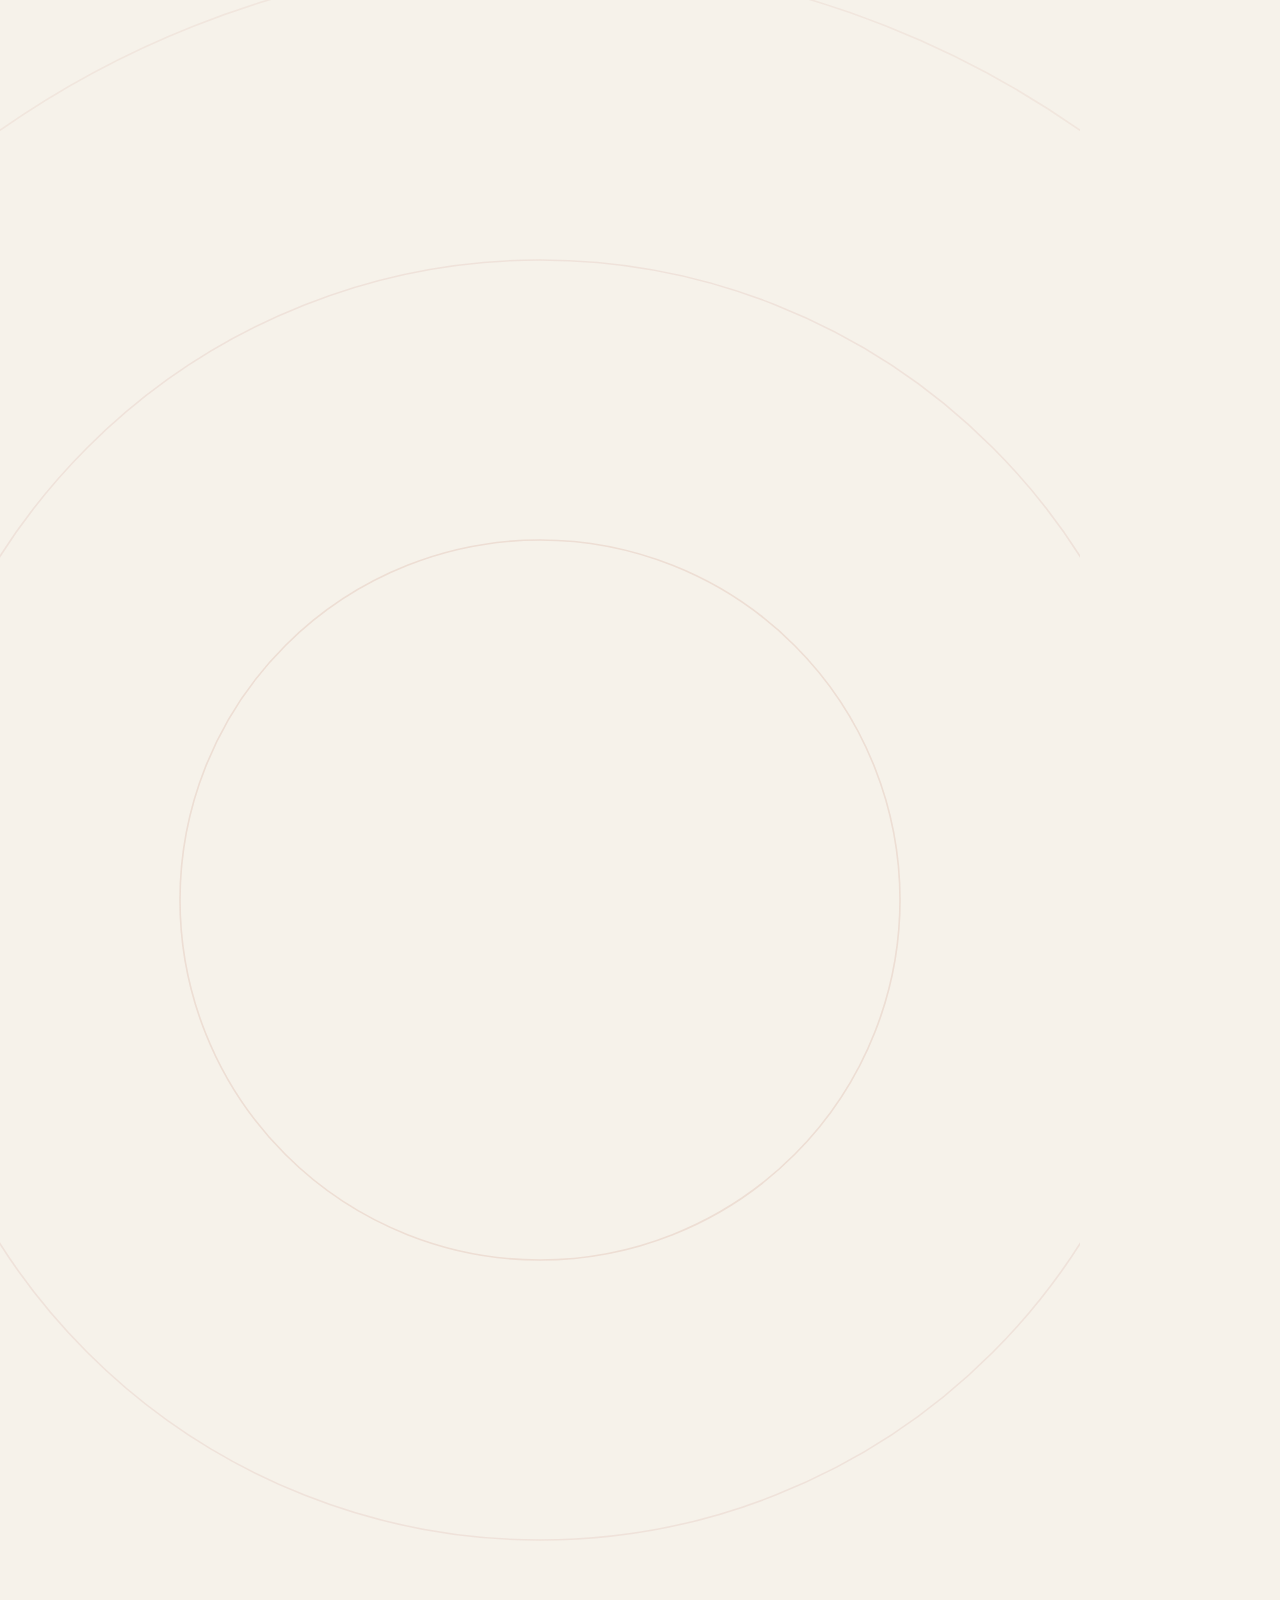
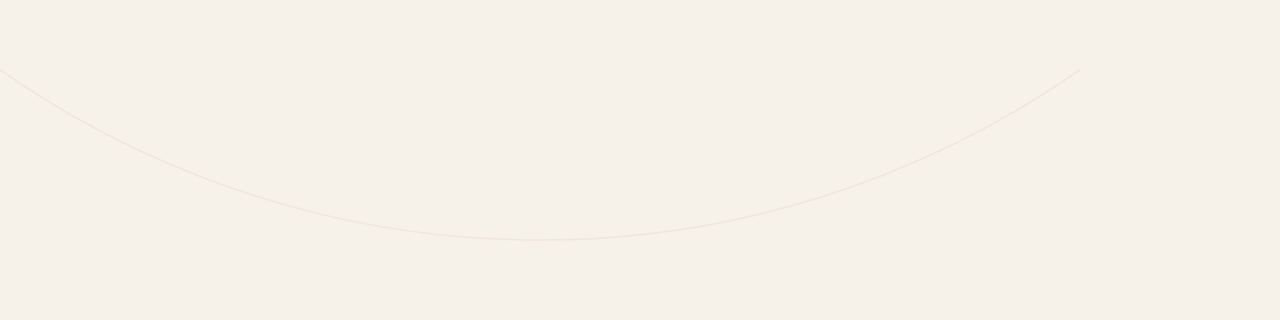
<file: coffeespot-reel/index.html>
<!doctype html>
<html lang="en">
<head>
<meta charset="utf-8">
<title>CoffeeSpot Reel</title>
<link rel="stylesheet" href="fonts/fonts.css">
<style>
  :root {
    --bg: #f6f2ea;
    --card: #f8f6f1;
    --line: #d8cebb;
    --ink: #2a221b;
    --ink2: #5d5149;
    --ink3: #766a5f;
    --track: #e4ddce;
    --mute: #e9e3d8;
    --rust: #a84a36;
    --green: #4f8a4c;
  }
  * { box-sizing: border-box; }
  html, body { margin: 0; width: 1080px; height: 1920px; overflow: hidden; background: var(--bg); }
  #stage {
    position: relative; width: 1080px; height: 1920px; overflow: hidden;
    background: var(--bg); color: var(--ink);
    font-family: 'IBM Plex Sans', sans-serif;
    -webkit-font-smoothing: antialiased;
  }
  .layer { position: absolute; inset: 0; }
  .scene { position: absolute; inset: 0; display: none; }
  .center { position: absolute; left: 0; right: 0; display: flex; flex-direction: column; align-items: center; }
  .serif { font-family: 'EB Garamond', serif; }
  .mono { font-family: 'IBM Plex Mono', monospace; }
  .w { display: inline-block; white-space: pre; transform-origin: 50% 70%; }
  .accent { color: var(--rust); }

  /* ---------- kinetic headlines ---------- */
  .hl {
    font-family: 'EB Garamond', serif; font-weight: 600;
    font-size: 150px; line-height: 1.02; letter-spacing: -0.022em;
    text-align: center; color: var(--ink);
  }
  .hl .line { display: block; white-space: nowrap; }
  .sub {
    font-family: 'IBM Plex Sans', sans-serif; font-size: 42px; line-height: 1.4;
    color: var(--ink2); text-align: center;
  }
  .strike {
    position: absolute; left: -2%; top: 54%; height: 9px; width: 104%;
    background: var(--ink); border-radius: 5px; transform-origin: 0 50%;
    transform: rotate(-4deg) scaleX(0);
  }

  /* ---------- logo ---------- */
  .lockup { display: flex; align-items: center; gap: 34px; }
  .ringwrap { position: relative; width: 128px; height: 128px; }
  .ringwrap svg { position: absolute; inset: 0; width: 100%; height: 100%; overflow: visible; }
  .wordmark {
    font-family: 'EB Garamond', serif; font-weight: 700; font-size: 150px;
    letter-spacing: -0.012em; line-height: 1; color: var(--ink);
    padding-bottom: 26px; /* optical baseline vs ring */
  }
  .wordmark .w { transform-origin: 50% 100%; }

  /* ---------- UI windows (built at site px, then zoomed) ---------- */
  .cam { position: absolute; left: 50%; top: 0; transform-origin: 50% 50%; }
  .win {
    width: 400px; background: var(--bg); border-radius: 18px; overflow: hidden;
    box-shadow: 0 0 0 0.6px #d3c7b3, 0 34px 70px -22px rgba(84, 46, 24, 0.30), 0 10px 22px -8px rgba(84, 46, 24, 0.10);
    color: var(--ink);
  }
  .winhead {
    height: 56px; display: flex; align-items: center; padding: 0 18px;
    border-bottom: 1px solid var(--line);
  }
  .winhead .mini { width: 24px; height: 24px; }
  .winhead .wm { font-family: 'EB Garamond', serif; font-weight: 700; font-size: 25px; margin-left: 11px; letter-spacing: -0.01em; }
  .burger { margin-left: auto; width: 20px; display: grid; gap: 4.5px; }
  .burger i { display: block; height: 2px; background: var(--ink); border-radius: 2px; }
  .winbody { padding: 22px 18px 20px; }
  .winbody h1 { font-family: 'EB Garamond', serif; font-weight: 500; font-size: 31px; line-height: 1.1; margin: 0 0 8px; letter-spacing: -0.01em; }
  .lede { font-size: 15px; line-height: 1.5; color: var(--ink2); margin: 0 0 20px; }
  .steprow { display: flex; justify-content: space-between; font-family: 'IBM Plex Mono', monospace; font-size: 13px; color: var(--ink2); margin-bottom: 8px; line-height: 17px; }
  .roll { display: inline-block; height: 17px; overflow: hidden; vertical-align: top; }
  .roll .col { display: flex; flex-direction: column; }
  .roll .col span { height: 17px; line-height: 17px; }
  .track { height: 7px; border-radius: 4px; background: var(--track); overflow: hidden; }
  .fill { height: 100%; width: 11%; background: var(--ink); border-radius: 4px; }
  .qbox {
    position: relative; margin-top: 20px; height: 330px; overflow: hidden;
    border: 1px solid var(--line); border-radius: 8px; background: var(--card);
  }
  .qpage { position: absolute; left: 19px; right: 19px; top: 21px; }
  .qpage h2 { font-family: 'EB Garamond', serif; font-weight: 500; font-size: 18px; line-height: 1.25; margin: 0 0 15px; letter-spacing: -0.003em; }
  .grid { display: grid; grid-template-columns: 1fr 1fr; gap: 8px; }
  .opt {
    position: relative; height: 45px; display: flex; align-items: center; padding: 0 13px;
    border: 1px solid var(--line); border-radius: 4px; background: var(--card);
    font-size: 15px; color: var(--ink2);
  }
  .ck {
    position: absolute; right: 10px; top: 50%; width: 18px; height: 18px; margin-top: -9px;
    border-radius: 50%; background: var(--rust); display: grid; place-items: center; transform: scale(0);
  }
  .ck svg { width: 11px; height: 11px; }
  .btnrow { display: flex; gap: 8px; margin-top: 18px; }
  .btn {
    height: 48px; border-radius: 4px; display: flex; align-items: center; justify-content: center;
    font-size: 16px; font-weight: 500; color: var(--ink2); background: var(--mute);
  }
  .btn.back { width: 72px; border: 1px solid var(--line); }
  .btn.next { flex: 1; }

  /* results popover */
  .res { padding: 20px 16px 16px; }
  .reshead { display: flex; align-items: center; gap: 9px; padding: 0 4px; }
  .dot { width: 8px; height: 8px; border-radius: 50%; background: #5c9a58; box-shadow: 0 0 0 4px rgba(92, 154, 88, 0.16); }
  .reshead .t { font-size: 17px; font-weight: 600; }
  .chip-mono { font-family: 'IBM Plex Mono', monospace; font-size: 10.5px; font-weight: 500; letter-spacing: 0.04em; color: var(--ink2); background: #ece5d8; border-radius: 4px; padding: 3px 7px 2px; }
  .ressub { font-size: 13px; color: var(--ink3); margin: 6px 4px 14px; }
  .row {
    position: relative; display: flex; align-items: center; gap: 12px; padding: 10px 12px 10px 10px;
    border-radius: 10px; border: 1px solid transparent; margin-bottom: 6px;
  }
  .tile { width: 42px; height: 42px; border-radius: 10px; display: grid; place-items: center; font-family: 'EB Garamond', serif; font-weight: 600; font-size: 24px; color: #f8f1e6; flex: none; }
  .info { flex: 1; min-width: 0; }
  .nm { font-size: 15px; font-weight: 600; line-height: 1.3; }
  .meta { font-size: 12px; color: var(--ink3); line-height: 1.45; white-space: nowrap; }
  .meta b { color: var(--green); font-weight: 600; }
  .radio { position: relative; width: 20px; height: 20px; border-radius: 50%; border: 1.5px solid #c9bdab; flex: none; display: grid; place-items: center; }
  .radio i { width: 10px; height: 10px; border-radius: 50%; background: var(--rust); transform: scale(0); }
  .halo { position: absolute; left: 50%; top: 50%; width: 20px; height: 20px; margin: -10px 0 0 -10px; border-radius: 50%; border: 2px solid rgba(168, 74, 54, 0.55); opacity: 0; }
  .cmp { display: flex; align-items: center; gap: 6px; margin: 12px 4px 0; flex-wrap: nowrap; }
  .cmp .lbl { font-size: 12.5px; color: var(--ink3); margin-right: 4px; }
  .pill { font-size: 12.5px; border: 1px solid var(--line); border-radius: 999px; padding: 4px 11px; color: var(--ink2); background: var(--card); }
  .pill.on { border-color: var(--rust); color: var(--rust); background: #f4e7e0; font-weight: 600; }
  .resbtns { display: flex; gap: 8px; margin-top: 16px; padding: 0 2px; }
  .resbtns .btn { height: 46px; border-radius: 6px; font-size: 15.5px; }
  .resbtns .go { flex: 1.5; gap: 8px; position: relative; overflow: hidden; }
  .resbtns .site { flex: 1; background: transparent; border: 1px solid var(--line); color: var(--ink); }
  .go svg { width: 15px; height: 15px; }

  /* end card */
  .cta {
    position: relative; overflow: hidden;
    width: 600px; height: 150px; border-radius: 12px; background: var(--rust); color: #fff;
    display: flex; align-items: center; justify-content: center;
    font-family: 'IBM Plex Sans', sans-serif; font-weight: 500; font-size: 56px; letter-spacing: -0.005em;
    box-shadow: 0 24px 50px -18px rgba(168, 74, 54, 0.55);
  }
  .shine { position: absolute; top: -20%; bottom: -20%; width: 140px; left: -200px; transform: skewX(-18deg); background: linear-gradient(90deg, rgba(255,255,255,0), rgba(255,255,255,0.32), rgba(255,255,255,0)); }
  .free { font-family: 'IBM Plex Mono', monospace; font-size: 34px; color: var(--ink2); letter-spacing: 0.01em; }
  .urlpill {
    display: flex; align-items: center; gap: 18px; height: 104px; padding: 0 46px; border-radius: 52px;
    background: #fffdf7; box-shadow: 0 16px 40px -14px rgba(84, 46, 24, 0.28), 0 0 0 1px rgba(216, 206, 187, 0.7);
    font-size: 42px; font-weight: 500; color: var(--ink);
  }

  /* tap indicator */
  #tap { position: absolute; left: 0; top: 0; width: 0; height: 0; z-index: 50; }
  #tap .dotc {
    position: absolute; width: 78px; height: 78px; left: -39px; top: -39px; border-radius: 50%;
    background: rgba(42, 34, 27, 0.20); border: 3px solid rgba(255, 255, 255, 0.95);
    box-shadow: 0 8px 22px rgba(42, 34, 27, 0.22);
  }
  #rips { position: absolute; inset: 0; z-index: 49; pointer-events: none; }
  #rips .rip { position: absolute; width: 78px; height: 78px; left: -39px; top: -39px; border-radius: 50%; border: 3px solid rgba(168, 74, 54, 0.6); opacity: 0; }
</style>
</head>
<body>
<div id="stage">

  <!-- persistent background: thin coffee-ring circles on flat paper -->
  <svg id="bg" class="layer" width="1080" height="1920" viewBox="0 0 1080 1920">
    <g id="thinRings"></g>
  </svg>

  <!-- 1 · hook -->
  <section class="scene" id="sHook">
    <div class="center" style="top:0;bottom:0;justify-content:center;">
      <div class="hl" id="hookA" style="position:absolute;">
        <span class="line"><span class="w">Maps </span><span class="w">finds</span></span>
        <span class="line"><span class="w">what’s </span><span class="w" style="position:relative;"><span class="accent">close.</span><span class="strike" id="strike"></span></span></span>
      </div>
      <div class="hl" id="hookB" style="position:absolute;">
        <span class="line"><span class="w">We </span><span class="w">find</span></span>
        <span class="line"><span class="w">what </span><span class="w"><span class="accent">fits.</span></span></span>
      </div>
    </div>
  </section>

  <!-- 2 · logo lockup -->
  <section class="scene" id="sLogo">
    <div class="center" style="top:0;bottom:0;justify-content:center;">
      <div class="lockup" id="lockup">
        <div class="ringwrap" id="lkRing"></div>
        <div class="wordmark" id="lkWord"></div>
      </div>
    </div>
  </section>

  <!-- 3 · quiz demo -->
  <section class="scene" id="sQuiz">
    <div class="cam" id="quizCam">
      <div class="win" id="quizWin" style="zoom:2">
        <div class="winhead"><span class="mini" id="miniRing1"></span><span class="wm">coffeespot</span><span class="burger"><i></i><i></i><i></i></span></div>
        <div class="winbody">
          <h1>Coffee Match</h1>
          <p class="lede">Answer a few questions and we’ll find cafés that actually fit you.</p>
          <div class="steprow">
            <span>Step <span class="roll"><span class="col" id="stepCol"><span>1</span><span>2</span><span>3</span><span>4</span><span>5</span><span>6</span><span>7</span><span>8</span><span>9</span></span></span> of 9</span>
            <span id="pct">11%</span>
          </div>
          <div class="track"><div class="fill" id="qfill"></div></div>
          <div class="qbox">
            <div class="qpage" id="q1">
              <h2>What type of coffee do you usually order?</h2>
              <div class="grid">
                <div class="opt" id="optLatte">Latte<span class="ck"></span></div>
                <div class="opt">Cappuccino</div>
                <div class="opt">Espresso</div>
                <div class="opt">Americano</div>
                <div class="opt">Drip Coffee</div>
                <div class="opt">Cold Brew</div>
                <div class="opt">Mocha</div>
                <div class="opt">Matcha</div>
                <div class="opt">Tea</div>
                <div class="opt">Other</div>
              </div>
            </div>
            <div class="qpage" id="q2">
              <h2>What’s the occasion?</h2>
              <div class="grid">
                <div class="opt" id="optStudy">Studying<span class="ck"></span></div>
                <div class="opt">Working remotely</div>
                <div class="opt">Meeting friends</div>
                <div class="opt">A date</div>
                <div class="opt">Affordable coffee</div>
                <div class="opt">The best coffee</div>
                <div class="opt">Quick cup on the way</div>
                <div class="opt">Just exploring</div>
              </div>
            </div>
            <div class="qpage" id="q3">
              <h2>Price, taste, noise, Wi‑Fi, seats, how far you’ll walk.</h2>
              <div class="grid" id="q3grid">
                <div class="opt">Price<span class="ck"></span></div>
                <div class="opt">Taste<span class="ck"></span></div>
                <div class="opt">Noise<span class="ck"></span></div>
                <div class="opt">Wi‑Fi<span class="ck"></span></div>
                <div class="opt">Seats<span class="ck"></span></div>
                <div class="opt">Walking distance<span class="ck"></span></div>
              </div>
            </div>
          </div>
          <div class="btnrow"><div class="btn back">Back</div><div class="btn next" id="nextBtn">Next</div></div>
        </div>
      </div>
    </div>
  </section>

  <!-- 4 · ranked for you -->
  <section class="scene" id="sRanked">
    <div class="center" style="top:0;bottom:0;justify-content:center;">
      <div class="hl" id="rankedHl">
        <span class="line"><span class="w">Ranked </span><span class="w">for</span></span>
        <span class="line"><span class="w"><span class="accent">you.</span></span></span>
      </div>
      <div class="sub" id="rankedSub" style="margin-top:46px;">
        <span class="w">Scored against your answers,</span><br><span class="w">not just star rating.</span>
      </div>
    </div>
  </section>

  <!-- 5 · results -->
  <section class="scene" id="sRes">
    <div class="cam" id="resCam">
      <div class="win" id="resWin" style="zoom:2.25; width:400px;">
        <div class="res">
          <div class="reshead"><span class="dot"></span><span class="t">3 spots found</span><span class="chip-mono">STUDYING</span><span class="chip-mono" style="margin-left:auto;">5 MI</span></div>
          <div class="ressub">Ranked by how well each shop fits your answers.</div>
          <div class="row" id="row0">
            <div class="tile" style="background:#a84a36;">H</div>
            <div class="info"><div class="nm">Halfmoon Roasters</div><div class="meta">0.4 mi · $$ · Quiet · <b><span class="sc" data-v="96">96</span>% match</b></div></div>
            <div class="radio" id="radio0"><i></i><span class="halo"></span><span class="halo"></span></div>
          </div>
          <div class="row" id="row1">
            <div class="tile" style="background:#56704f;">L</div>
            <div class="info"><div class="nm">Little Fern Café</div><div class="meta">0.7 mi · $ · Wi‑Fi · <b><span class="sc" data-v="91">91</span>% match</b></div></div>
            <div class="radio"><i></i></div>
          </div>
          <div class="row" id="row2">
            <div class="tile" style="background:#3d322b;">E</div>
            <div class="info"><div class="nm">Ember &amp; Oak</div><div class="meta">1.1 mi · $$ · Outlets · <b><span class="sc" data-v="87">87</span>% match</b></div></div>
            <div class="radio"><i></i></div>
          </div>
          <div class="cmp" id="cmpRow"><span class="lbl">Compare</span><span class="pill on">Taste</span><span class="pill">Price</span><span class="pill">Seats</span><span class="pill">Wi‑Fi</span><span class="pill">Noise</span></div>
          <div class="resbtns" id="resBtns">
            <div class="btn go" id="goBtn"><span>Get directions</span><svg viewBox="0 0 16 16" fill="none" stroke="currentColor" stroke-width="1.8" stroke-linecap="round" stroke-linejoin="round"><path d="M4.5 11.5l7-7M6 4.5h5.5V10"/></svg><span class="shine" id="goShine"></span></div>
            <div class="btn site">Visit site</div>
          </div>
        </div>
      </div>
    </div>
  </section>

  <!-- 6 · under a minute -->
  <section class="scene" id="sMin">
    <div class="center" style="top:0;bottom:0;justify-content:center;">
      <div class="hl" id="minHl" style="font-size:138px; line-height:1.06;">
        <span class="line"><span class="w">One </span><span class="w">quiz.</span></span>
        <span class="line"><span class="w">Three </span><span class="w">picks.</span></span>
        <span class="line"><span class="w">Under </span><span class="w">a </span><span class="w"><span class="accent">minute.</span></span></span>
      </div>
    </div>
  </section>

  <!-- 7 · end card -->
  <section class="scene" id="sEnd">
    <div class="center" style="top:0;bottom:0;justify-content:center;padding-bottom:120px;">
      <div class="lockup" id="endLock" style="gap:26px;">
        <div class="ringwrap" id="endRing" style="width:96px;height:96px;"></div>
        <div class="wordmark" id="endWord" style="font-size:112px;padding-bottom:18px;"></div>
      </div>
      <div class="hl" id="endHl" style="font-size:112px; margin-top:76px; line-height:1.04;">
        <span class="line"><span class="w">Find </span><span class="w">cafés </span><span class="w">that</span></span>
        <span class="line"><span class="w">actually </span><span class="w"><span class="accent">fit </span></span><span class="w"><span class="accent">you.</span></span></span>
      </div>
      <div id="ctaWrap" style="margin-top:86px;"><div class="cta" id="cta">Take the quiz<span class="shine" id="ctaShine"></span></div></div>
      <div class="free" id="free" style="margin-top:34px;">Free · no account needed</div>
      <div id="urlWrap" style="margin-top:70px;"><div class="urlpill"><span id="miniRing2" style="width:44px;height:44px;display:inline-block;"></span>coffeespotfinder.com</div></div>
    </div>
  </section>

  <div id="rips"><div class="rip"></div><div class="rip"></div></div>
  <div id="tap"><div class="dotc"></div></div>
</div>

<script>
const DURATION = 25.6;
const $ = id => document.getElementById(id);
const cl = (x, a = 0, b = 1) => Math.min(b, Math.max(a, x));
const lerp = (a, b, p) => a + (b - a) * p;
const E = {
  lin: x => x,
  outExpo: x => (x >= 1 ? 1 : 1 - Math.pow(2, -10 * x)),
  outCubic: x => 1 - Math.pow(1 - x, 3),
  outQuint: x => 1 - Math.pow(1 - x, 5),
  inCubic: x => x * x * x,
  inQuad: x => x * x,
  inOutCubic: x => (x < 0.5 ? 4 * x * x * x : 1 - Math.pow(-2 * x + 2, 3) / 2),
  inOutSine: x => -(Math.cos(Math.PI * x) - 1) / 2,
  outBack: x => { const c1 = 1.5, c3 = c1 + 1; return 1 + c3 * Math.pow(x - 1, 3) + c1 * Math.pow(x - 1, 2); },
};
// eased progress of a tween that starts at t0 and lasts d seconds
const P = (t, t0, d, e = E.outExpo) => e(cl((t - t0) / d));
const bump = (t, t0, d) => Math.sin(Math.PI * cl((t - t0) / d));

function hex(h) { const n = parseInt(h.slice(1), 16); return [n >> 16, (n >> 8) & 255, n & 255]; }
function mix(a, b, p) { const A = hex(a), B = hex(b); return `rgb(${A.map((v, i) => Math.round(lerp(v, B[i], p))).join(',')})`; }

function st(el, { x = 0, y = 0, s = 1, op = 1, b = 0, rx = 0 } = {}) {
  el.style.transform = `translate3d(${x.toFixed(2)}px,${y.toFixed(2)}px,0)` + (rx ? ` perspective(2000px) rotateX(${rx.toFixed(2)}deg)` : '') + ` scale(${s.toFixed(4)})`;
  el.style.opacity = op.toFixed(3);
  el.style.filter = b > 0.15 && op > 0.01 ? `blur(${b.toFixed(2)}px)` : 'none';
}
const words = el => [...el.querySelectorAll('.w')];

// Words cut in on the beat: each one appears at once, drops a few px and settles; exits are a quick cut.
function wordsIO(list, t, tin, tout, o = {}) {
  const { stagger = 0.075, dur = 0.45, dy = 28, sIn = 0.92, odur = 0.14 } = o;
  const out = tout == null ? 0 : P(t, tout, odur, E.lin);
  list.forEach((w, i) => {
    const k = cl((t - tin - i * stagger) / dur);
    st(w, { y: (1 - E.outExpo(k)) * dy, op: (t >= tin + i * stagger ? 1 : 0) * (1 - out), s: lerp(sIn, 1, E.outBack(k)) });
  });
}

/* ---------- coffee-ring logo (even ring with a thicker drip at 7–8 o'clock, drawn on via mask) ---------- */
const RING_D = (() => {
  const R0 = 44, R1 = 36, pts = [];
  for (let a = 0; a < 360; a += 1) {
    let r = R1;
    if (a >= 107 && a <= 178) r -= a > 126 ? 6.8 * Math.sin((Math.PI / 2) * cl((178 - a) / 52)) : a >= 111 ? 6.8 - 0.8 * (126 - a) / 15 : 6 * E.inOutSine((a - 107) / 4);
    const th = a * Math.PI / 180;
    pts.push(`${(r * Math.cos(th)).toFixed(2)} ${(r * Math.sin(th)).toFixed(2)}`);
  }
  return `M${R0} 0A${R0} ${R0} 0 1 0 ${-R0} 0A${R0} ${R0} 0 1 0 ${R0} 0Z M${pts.join('L')}Z`;
})();
let ringId = 0;
function ringSVG(animated) {
  const id = 'rm' + ringId++;
  // the pen starts where the drip tapers in and finishes on the drip
  return `<svg viewBox="-50 -50 100 100">
    <defs><mask id="${id}" maskUnits="userSpaceOnUse" x="-60" y="-60" width="120" height="120">
      <circle class="rmask" r="38" fill="none" stroke="#fff" stroke-width="26" pathLength="100" stroke-dasharray="101 101" stroke-dashoffset="${animated ? 101 : 0}" transform="rotate(178)"/>
    </mask></defs>
    <g class="ripples" fill="none" stroke="#a84a36"></g>
    <path d="${RING_D}" fill="#a84a36" fill-rule="evenodd" mask="url(#${id})"/>
  </svg>`;
}
function setRing(wrap, p) {
  wrap.querySelector('.rmask').setAttribute('stroke-dashoffset', (101 * (1 - p)).toFixed(2));
}
function letters(el, text) { el.innerHTML = [...text].map(c => `<span class="w">${c}</span>`).join(''); }

$('lkRing').innerHTML = ringSVG(true);
$('endRing').innerHTML = ringSVG(true);
$('miniRing1').innerHTML = ringSVG(false);
$('miniRing2').innerHTML = ringSVG(false);
letters($('lkWord'), 'coffeespot');
letters($('endWord'), 'coffeespot');
const lkRipples = $('lkRing').querySelector('.ripples');
lkRipples.innerHTML = '<circle r="46"/><circle r="46"/><circle r="46"/>';
const endRipples = $('endRing').querySelector('.ripples');
endRipples.innerHTML = '<circle r="46"/><circle r="46"/>';
document.querySelectorAll('.ck').forEach(c => c.innerHTML = '<svg viewBox="0 0 12 12" fill="none" stroke="#fff" stroke-width="2" stroke-linecap="round" stroke-linejoin="round"><path d="M2.5 6.3l2.3 2.2L9.6 3.6"/></svg>');

/* ---------- background ---------- */
const NS = 'http://www.w3.org/2000/svg';
const RINGC = [540, 900];
const thin = [360, 640, 940].map((r, i) => { const c = document.createElementNS(NS, 'circle'); c.setAttribute('cx', RINGC[0]); c.setAttribute('cy', RINGC[1]); c.setAttribute('fill', 'none'); c.setAttribute('stroke', '#a84a36'); c.setAttribute('stroke-width', 1.6); c.setAttribute('opacity', [0.12, 0.09, 0.07][i]); $('thinRings').appendChild(c); return { el: c, r }; });

function drawBg(t) {
  const breathe = 1 + 0.012 * Math.sin(t * 0.9);
  // the rings swell gently each time the logo lands
  const pulse = 0.05 * bump(t, 4.3, 1.4) + 0.04 * bump(t, 21.5, 1.4);
  thin.forEach((o, i) => o.el.setAttribute('r', (o.r * (breathe + pulse * (1 + i * 0.4))).toFixed(1)));
}

/* ---------- timeline ---------- */
const T = {
  hookIn: 0.15, strike: 1.45, swap: 2.05, hookOut: 3.5,
  logoIn: 3.8, logoOut: 5.7,
  quizIn: 5.9, tap1: 7.55, tap2: 8.4, tap3: 9.3, tap4: 10.05, quizOut: 11.95,
  rankIn: 12.32, rankOut: 13.95,
  resIn: 14.15, tap5: 16.0, tap6: 17.25, resOut: 18.55,
  minIn: 18.9, minOut: 20.95,
  endIn: 21.25, tap7: 23.5,
};
const scenes = {
  sHook: [0, T.hookOut + 0.8], sLogo: [T.logoIn - 0.1, T.logoOut + 0.6], sQuiz: [T.quizIn - 0.05, T.quizOut + 0.6],
  sRanked: [T.rankIn - 0.05, T.rankOut + 0.7], sRes: [T.resIn - 0.05, T.resOut + 0.6], sMin: [T.minIn - 0.05, T.minOut + 0.8], sEnd: [T.endIn - 0.05, 99],
};

const hookA = words($('hookA')), hookB = words($('hookB'));
const rankedW = words($('rankedHl')), rankedSub = words($('rankedSub'));
const minW = words($('minHl')), endW = words($('endHl'));
const lkLetters = words($('lkWord')), endLetters = words($('endWord'));
const q3opts = [...$('q3grid').querySelectorAll('.opt')];
const scoreEls = [...document.querySelectorAll('.sc')];
const rows = [0, 1, 2].map(i => $('row' + i));
const pills = [...$('cmpRow').children];
const halosRadio = [...$('radio0').querySelectorAll('.halo')];

let lockDx = 0;
function measure() {
  // distance from the ring's resting spot to the frame centre, so it can start centred and slide left
  const s = $('sLogo'); s.style.display = 'block';
  const r = $('lkRing').getBoundingClientRect();
  lockDx = 540 - (r.left + r.width / 2);
  s.style.display = 'none';
  // centre the UI windows vertically on the frame's sweet spot
  [['sQuiz', 'quizCam', 'quizWin', 905], ['sRes', 'resCam', 'resWin', 880]].forEach(([sc, cam, win, cy]) => {
    $(sc).style.display = 'block';
    const w = $(win).getBoundingClientRect();
    $(cam).style.left = (540 - w.width / 2) + 'px';
    $(cam).style.top = (cy - w.height / 2) + 'px';
    $(cam).style.transformOrigin = `${w.width / 2}px ${w.height / 2}px`;
    $(sc).style.display = 'none';
  });
}

function selectOpt(el, p) {
  el.style.borderColor = mix('#d8cebb', '#a84a36', p);
  el.style.background = mix('#f8f6f1', '#f4e6de', p);
  el.style.color = mix('#5d5149', '#2a221b', p);
  el.style.boxShadow = `inset 0 0 0 ${(p * 1).toFixed(2)}px #a84a36`;
  const ck = el.querySelector('.ck');
  if (ck) ck.style.transform = `scale(${p <= 0 ? 0 : E.outBack(cl(p)).toFixed(3)})`;
}
function enableBtn(el, p) {
  el.style.background = mix('#e9e3d8', '#a84a36', p);
  el.style.color = mix('#5d5149', '#ffffff', p);
}

/* tap indicator: eased arcs between targets */
const TAPS = [
  { show: [6.95, 10.6], path: [[6.95, [960, 1720]], [T.tap1 - 0.07, 'optLatte'], [T.tap1 + 0.1, 'optLatte'], [T.tap2 - 0.07, 'nextBtn'], [T.tap2 + 0.1, 'nextBtn'], [T.tap3 - 0.07, 'optStudy'], [T.tap3 + 0.1, 'optStudy'], [T.tap4 - 0.07, 'nextBtn'], [T.tap4 + 0.12, 'nextBtn'], [10.6, [980, 1760]]], taps: [T.tap1, T.tap2, T.tap3, T.tap4] },
  { show: [15.35, 17.8], path: [[15.35, [960, 1600]], [T.tap5 - 0.07, 'radio0'], [T.tap5 + 0.12, 'radio0'], [T.tap6 - 0.07, 'goBtn'], [T.tap6 + 0.12, 'goBtn'], [17.8, [900, 1640]]], taps: [T.tap5, T.tap6] },
  { show: [22.75, 24.15], path: [[22.75, [900, 1660]], [T.tap7 - 0.07, 'cta'], [T.tap7 + 0.15, 'cta'], [24.15, [860, 1500]]], taps: [T.tap7] },
];
function ptOf(target) {
  if (Array.isArray(target)) return target;
  const r = $(target).getBoundingClientRect();
  return [r.left + r.width / 2, r.top + r.height / 2 + 6];
}
function seqPos(seq, t) {
  const path = seq.path;
  let k = 0; while (k < path.length - 2 && t > path[k + 1][0]) k++;
  const [t0, a] = path[k], [t1, b] = path[k + 1];
  const p = E.inOutCubic(cl((t - t0) / (t1 - t0)));
  const A = ptOf(a), B = ptOf(b);
  const dx = B[0] - A[0], dy = B[1] - A[1], len = Math.hypot(dx, dy) || 1;
  const arc = Math.sin(Math.PI * p) * Math.min(60, len * 0.12);
  return [lerp(A[0], B[0], p) + (-dy / len) * arc, lerp(A[1], B[1], p) + (dx / len) * arc];
}
function drawTap(t) {
  const tap = $('tap'), dotc = tap.querySelector('.dotc'), rips = [...$('rips').children];
  rips.forEach(r => (r.style.opacity = 0));
  const seq = TAPS.find(s => t >= s.show[0] && t <= s.show[1]);
  if (!seq) { tap.style.display = 'none'; return; }
  tap.style.display = 'block';
  const [x, y] = seqPos(seq, t);
  tap.style.transform = `translate(${x.toFixed(1)}px,${y.toFixed(1)}px)`;
  const op = P(t, seq.show[0], 0.25, E.outCubic) * (1 - P(t, seq.show[1] - 0.3, 0.3, E.inQuad));
  let press = 0, ri = 0;
  seq.taps.forEach(tp => {
    press = Math.max(press, bump(t, tp - 0.04, 0.26));
    const rp = cl((t - tp) / 0.55);
    if (rp > 0 && rp < 1 && ri < rips.length) {
      const r = rips[ri++], [rx, ry] = seqPos(seq, tp);
      r.style.opacity = (0.8 * (1 - rp)).toFixed(3);
      r.style.transform = `translate(${rx.toFixed(1)}px,${ry.toFixed(1)}px) scale(${(0.7 + 1.5 * E.outCubic(rp)).toFixed(3)})`;
    }
  });
  dotc.style.transform = `scale(${(1 - 0.2 * press).toFixed(3)})`;
  dotc.style.opacity = op.toFixed(3);
  dotc.style.background = `rgba(42,34,27,${(0.2 + 0.15 * press).toFixed(3)})`;
}

/* ---------- master render ---------- */
function render(t) {
  for (const [id, [a, b]] of Object.entries(scenes)) $(id).style.display = t >= a && t <= b ? 'block' : 'none';
  drawBg(t);

  // 1 · hook — "Maps finds what's close." → strike → "We find what fits."
  if (t <= scenes.sHook[1]) {
    wordsIO(hookA, t, T.hookIn, T.swap, { stagger: 0.09 });
    $('strike').style.transform = `rotate(-4deg) scaleX(${P(t, T.strike, 0.42, E.inOutCubic).toFixed(4)})`;
    wordsIO(hookB, t, T.swap + 0.32, T.hookOut, { stagger: 0.085 });
  }

  // 2 · logo — ring draws, ripples spread, ring slides left as the wordmark rises
  if (t >= scenes.sLogo[0] && t <= scenes.sLogo[1]) {
    const pr = P(t, T.logoIn, 0.8, E.inOutCubic);
    setRing($('lkRing'), pr);
    const slide = P(t, T.logoIn + 0.55, 0.6, E.inOutCubic);
    st($('lkRing'), { x: lockDx * (1 - slide), s: lerp(0.7, 1, P(t, T.logoIn, 0.7, E.outBack)), op: P(t, T.logoIn, 0.15, E.lin) });
    [...lkRipples.children].forEach((c, i) => {
      const rp = cl((t - (T.logoIn + 0.5 + i * 0.22)) / 1.5);
      c.setAttribute('r', (46 + 120 * E.outCubic(rp)).toFixed(2));
      c.setAttribute('stroke-width', (2.2 * (1 - rp) + 0.4).toFixed(2));
      c.setAttribute('opacity', rp > 0 && rp < 1 ? (0.5 * (1 - rp)).toFixed(3) : 0);
    });
    wordsIO(lkLetters, t, T.logoIn + 1.05, null, { stagger: 0.035 });  // once the ring has cleared the first letter
    const po = P(t, T.logoOut, 0.5, E.inCubic);
    st($('lockup'), { s: 1 - 0.12 * po, op: 1 - P(t, T.logoOut, 0.38, E.inOutSine), b: 16 * po, y: -40 * po });
  }

  // 3 · quiz demo
  if (t >= scenes.sQuiz[0] && t <= scenes.sQuiz[1]) {
    const pi = P(t, T.quizIn, 1.0, E.outExpo);
    const po = P(t, T.quizOut, 0.5, E.inCubic);
    const push = 0.035 * P(t, T.quizIn + 0.6, 5.6, E.inOutSine);
    const fade = P(t, T.quizIn, 0.5, E.inOutSine) * (1 - P(t, T.quizOut, 0.4, E.inOutSine));
    st($('quizCam'), { y: 360 * (1 - pi), rx: 24 * (1 - pi), s: (0.94 + 0.06 * pi + push) * (1 + 0.2 * po), op: fade, b: 16 * (1 - pi) + 26 * po });

    selectOpt($('optLatte'), P(t, T.tap1 + 0.02, 0.32, E.outCubic));
    selectOpt($('optStudy'), P(t, T.tap3 + 0.02, 0.32, E.outCubic));
    q3opts.forEach((o, i) => {
      const pp = P(t, T.tap4 + 0.45 + i * 0.11, 0.55, E.outExpo);
      st(o, { s: lerp(0.9, 1, pp), op: pp, b: 6 * (1 - pp) });
      selectOpt(o, P(t, T.tap4 + 0.6 + i * 0.11, 0.3, E.outCubic));
    });

    let on;
    if (t < T.tap2 + 0.15) on = P(t, T.tap1 + 0.08, 0.3, E.outCubic);
    else if (t < T.tap3) on = 1 - P(t, T.tap2 + 0.15, 0.25, E.outCubic);
    else if (t < T.tap4 + 0.15) on = P(t, T.tap3 + 0.08, 0.3, E.outCubic);
    else if (t < 11.1) on = 1 - P(t, T.tap4 + 0.15, 0.25, E.outCubic);
    else on = P(t, 11.1, 0.3, E.outCubic);
    enableBtn($('nextBtn'), on);
    $('nextBtn').style.transform = `scale(${(1 - 0.045 * (bump(t, T.tap2 - 0.04, 0.26) + bump(t, T.tap4 - 0.04, 0.26))).toFixed(4)})`;

    const out1 = P(t, T.tap2 + 0.08, 0.34, E.inCubic), in2 = P(t, T.tap2 + 0.2, 0.65, E.outExpo);
    const out2 = P(t, T.tap4 + 0.08, 0.34, E.inCubic), in3 = P(t, T.tap4 + 0.2, 0.65, E.outExpo);
    st($('q1'), { x: -80 * out1, op: 1 - out1, b: 8 * out1 });
    st($('q2'), { x: 80 * (1 - in2) - 80 * out2, op: in2 * (1 - out2), b: 8 * (1 - in2) + 8 * out2 });
    st($('q3'), { x: 80 * (1 - in3), op: in3, b: 8 * (1 - in3) });

    // progress: 1/9 → 2/9 on first Next, then sweeps to 9/9 as the rest of the quiz flies by
    const v = 1 / 9 + (1 / 9) * P(t, T.tap2 + 0.1, 0.5, E.outCubic) + (7 / 9) * P(t, T.tap4 + 0.2, 1.3, E.inOutCubic);
    $('qfill').style.width = (v * 100).toFixed(2) + '%';
    $('pct').textContent = Math.round(v * 100) + '%';
    const x = v * 9 + 1e-6, base = Math.floor(x), tick = base + E.inOutCubic(cl((x - base - 0.5) / 0.5));
    $('stepCol').style.transform = `translateY(${(-(tick - 1) * 17).toFixed(2)}px)`;
  }

  // 4 · ranked for you
  if (t >= scenes.sRanked[0] && t <= scenes.sRanked[1]) {
    wordsIO(rankedW, t, T.rankIn, T.rankOut, { stagger: 0.09 });
    wordsIO(rankedSub, t, T.rankIn + 0.5, T.rankOut + 0.05, { stagger: 0.12 });
  }

  // 5 · results
  if (t >= scenes.sRes[0] && t <= scenes.sRes[1]) {
    const pi = P(t, T.resIn, 0.95, E.outExpo);
    const po = P(t, T.resOut, 0.5, E.inCubic);
    const push = 0.03 * P(t, T.resIn + 0.6, 4.0, E.inOutSine);
    const fade = P(t, T.resIn, 0.5, E.inOutSine) * (1 - P(t, T.resOut, 0.4, E.inOutSine));
    st($('resCam'), { y: 60 * (1 - pi), s: (0.84 + 0.16 * pi + push) * (1 + 0.2 * po), op: fade, b: 18 * (1 - pi) + 26 * po });
    rows.forEach((r, i) => {
      const pp = P(t, T.resIn + 0.2 + i * 0.1, 0.75, E.outExpo);
      st(r, { y: 26 * (1 - pp), op: pp, b: 6 * (1 - pp) });
      const sc = scoreEls[i];
      sc.textContent = Math.round(+sc.dataset.v * P(t, T.resIn + 0.25 + i * 0.1, 1.0, E.outCubic));
    });
    const sel = P(t, T.tap5 + 0.02, 0.32, E.outCubic);
    rows[0].style.background = `rgba(168,74,54,${(0.075 * sel).toFixed(3)})`;
    rows[0].style.borderColor = `rgba(168,74,54,${(0.55 * sel).toFixed(3)})`;
    $('radio0').style.borderColor = mix('#c9bdab', '#a84a36', sel);
    $('radio0').querySelector('i').style.transform = `scale(${sel <= 0 ? 0 : E.outBack(sel).toFixed(3)})`;
    halosRadio.forEach((h, i) => {
      const hp = cl((t - (T.tap5 + 0.05 + i * 0.32)) / 0.9);
      h.style.opacity = hp > 0 && hp < 1 ? (0.9 * (1 - hp)).toFixed(3) : 0;
      h.style.transform = `scale(${(1 + 1.5 * E.outCubic(hp)).toFixed(3)})`;
    });
    pills.forEach((pl, i) => { const pp = P(t, T.resIn + 0.75 + i * 0.05, 0.6, E.outExpo); st(pl, { y: 12 * (1 - pp), op: pp }); });
    enableBtn($('goBtn'), P(t, T.tap5 + 0.12, 0.3, E.outCubic));
    $('goBtn').style.transform = `scale(${(1 - 0.045 * bump(t, T.tap6 - 0.04, 0.26)).toFixed(4)})`;
    const sh = P(t, T.tap6 + 0.05, 0.7, E.inOutSine);
    $('goShine').style.left = lerp(-80, 300, sh) + 'px';
    $('goShine').style.opacity = sh > 0 && sh < 1 ? 1 : 0;
    const arrow = $('goBtn').querySelector('svg');
    const ap = bump(t, T.tap6, 0.5);
    arrow.style.transform = `translate(${(4 * ap).toFixed(2)}px,${(-4 * ap).toFixed(2)}px)`;
  }

  // 6 · one quiz. three picks. under a minute.
  if (t >= scenes.sMin[0] && t <= scenes.sMin[1]) {
    const lines = [...$('minHl').children];
    lines.forEach((ln, i) => wordsIO(words(ln), t, T.minIn + i * 0.34, T.minOut + i * 0.06, { stagger: 0.08 }));
  }

  // 7 · end card
  if (t >= scenes.sEnd[0]) {
    const lp = P(t, T.endIn, 0.75, E.inOutCubic);
    setRing($('endRing'), lp);
    st($('endRing'), { s: lerp(0.7, 1, P(t, T.endIn, 0.7, E.outBack)), op: P(t, T.endIn, 0.15, E.lin) });
    [...endRipples.children].forEach((c, i) => {
      const rp = cl((t - (T.endIn + 0.45 + i * 0.25)) / 1.4);
      c.setAttribute('r', (46 + 90 * E.outCubic(rp)).toFixed(2));
      c.setAttribute('stroke-width', (2.2 * (1 - rp) + 0.4).toFixed(2));
      c.setAttribute('opacity', rp > 0 && rp < 1 ? (0.45 * (1 - rp)).toFixed(3) : 0);
    });
    wordsIO(endLetters, t, T.endIn + 0.25, null, { stagger: 0.032 });
    wordsIO(endW, t, T.endIn + 0.45, null, { stagger: 0.075 });
    const cp = P(t, T.endIn + 0.95, 0.9, E.outExpo);
    st($('ctaWrap'), { y: 50 * (1 - cp), s: lerp(0.9, 1, cp) * (1 - 0.04 * bump(t, T.tap7 - 0.04, 0.28)), op: cl(cp * 4) });
    const fp = P(t, T.endIn + 1.15, 0.8, E.outExpo);
    st($('free'), { y: 30 * (1 - fp), op: cl(fp * 4) });
    const up = P(t, T.endIn + 1.3, 0.9, E.outExpo);
    st($('urlWrap'), { y: 40 * (1 - up), op: cl(up * 4), s: lerp(0.94, 1, up) });
    const sh = (t < T.tap7 ? P(t, T.endIn + 1.6, 0.9, E.inOutSine) : P(t, T.tap7 + 0.05, 0.8, E.inOutSine));
    $('ctaShine').style.left = lerp(-200, 760, sh) + 'px';
    $('ctaShine').style.opacity = sh > 0 && sh < 1 ? 1 : 0;
  }

  drawTap(t);
}

document.fonts.ready.then(() => { measure(); render(0); window.READY = true; });
window.render = render;
window.DURATION = DURATION;
</script>
</body>
</html>
</file>
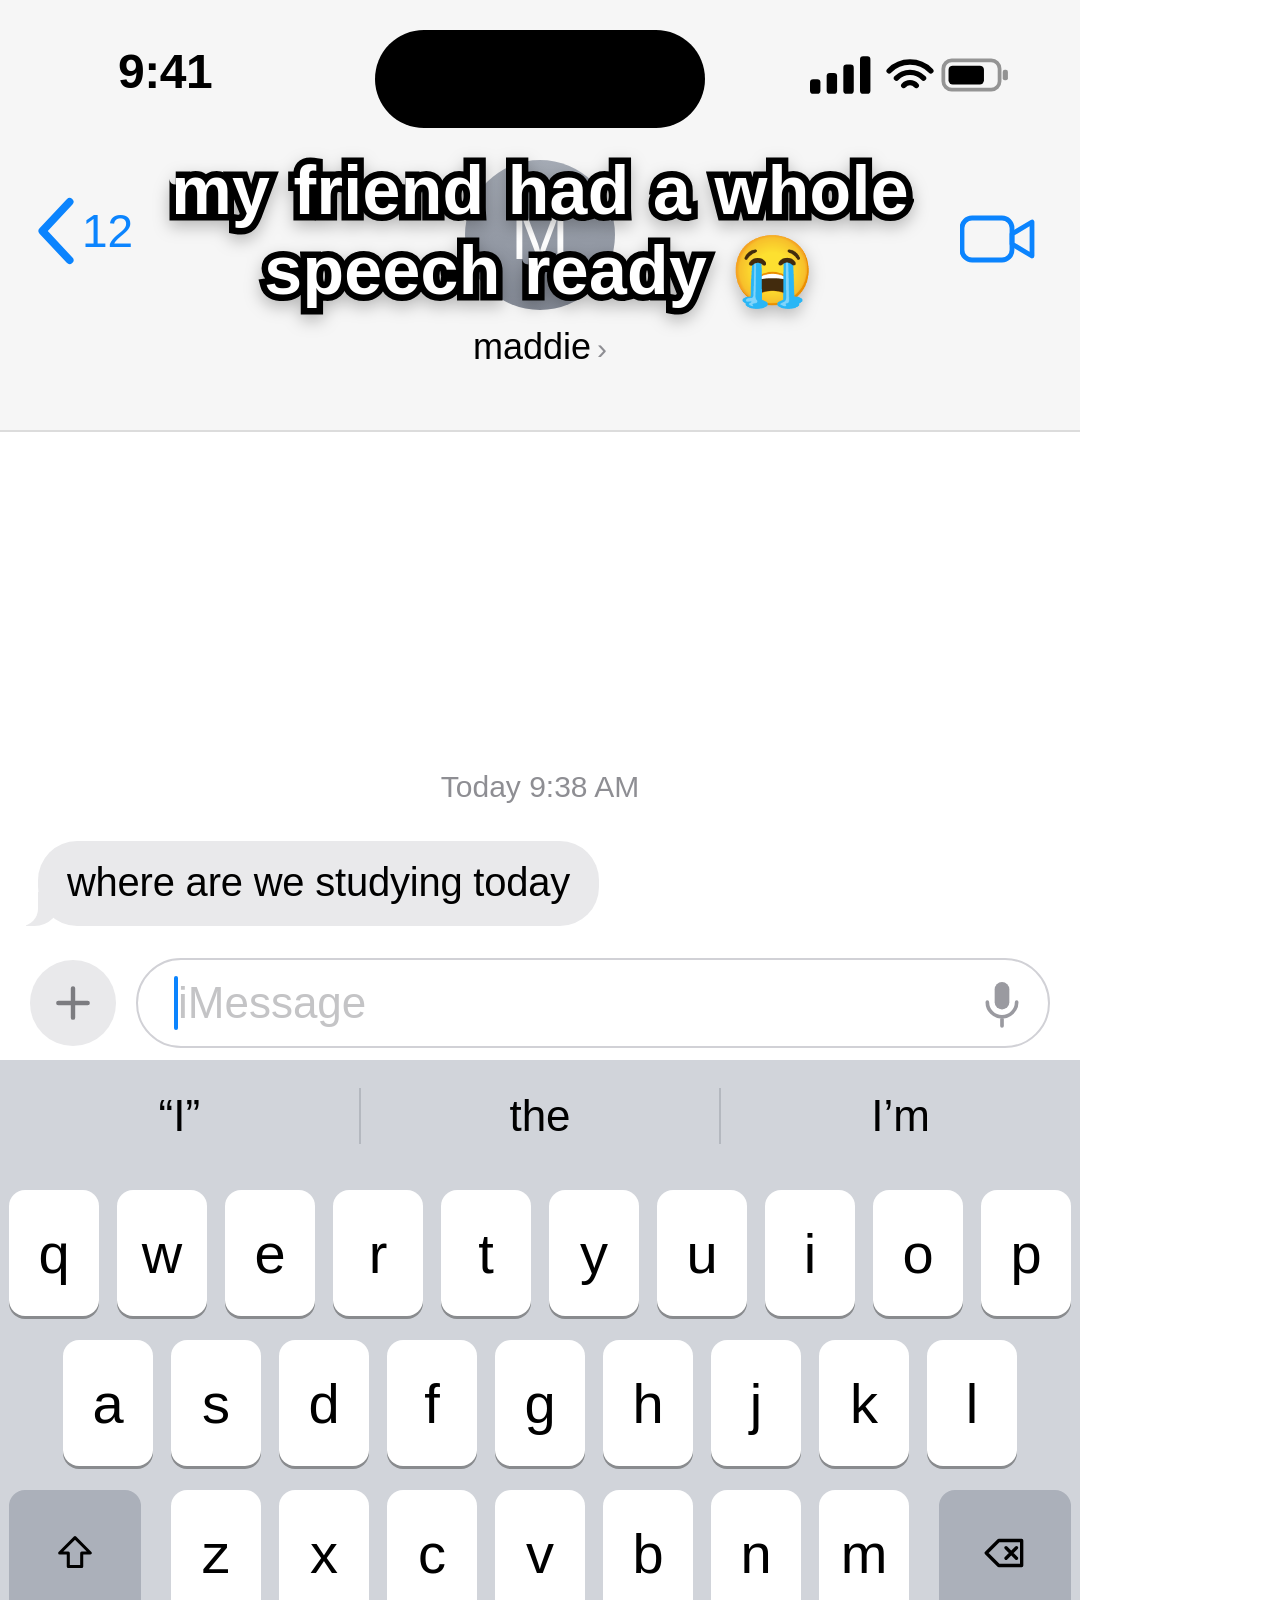
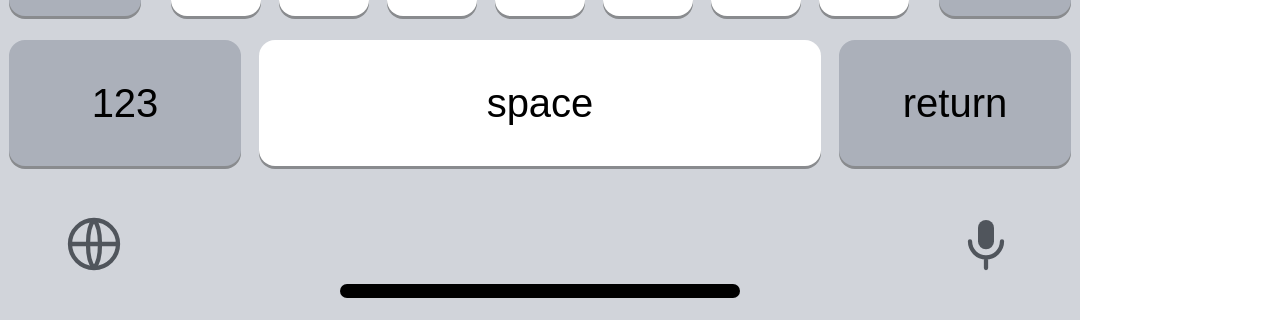
<file: viral-reels/imessage/index.html>
<!doctype html>
<html lang="en">
<head>
<meta charset="utf-8">
<title>iMessage Study Spot</title>
<link rel="stylesheet" href="../../coffeespot-reel/fonts/fonts.css">
<link rel="stylesheet" href="../common.css">
<style>
  :root { --blue: #0b84fe; --gray: #e9e9eb; }
  .head { position: absolute; left: 0; right: 0; top: 0; height: 432px; background: #f6f6f6; border-bottom: 2px solid #dcdcdc; z-index: 3; }
  .back { position: absolute; left: 34px; top: 196px; color: var(--blue); font-size: 46px; display: flex; align-items: center; gap: 4px; }
  .back svg { width: 44px; height: 70px; }
  .avatar { position: absolute; left: 465px; top: 160px; width: 150px; height: 150px; border-radius: 50%; background: linear-gradient(#a5abb5, #868c98); color: #fff; font-size: 70px; font-weight: 500; display: grid; place-items: center; }
  .name { position: absolute; left: 0; right: 0; top: 326px; text-align: center; font-size: 36px; color: #000; }
  .name small { color: #8e8e93; font-size: 30px; margin-left: 6px; }
  .cam { position: absolute; right: 44px; top: 214px; width: 76px; height: 50px; }

  #thread { position: absolute; left: 0; right: 0; top: 434px; height: 508px; overflow: hidden; }
  .row { position: absolute; left: 0; right: 0; padding: 0 38px; display: flex; }
  .row.me { justify-content: flex-end; }
  .row.ts { justify-content: center; font-size: 30px; color: #8e8e93; padding-top: 6px; }
  .b { position: relative; max-width: 760px; padding: 20px 34px 22px; border-radius: 46px; font-size: 47px; line-height: 1.24; letter-spacing: -0.005em; }
  .them .b { background: var(--gray); color: #000; transform-origin: 0 100%; }
  .me .b { background: var(--blue); color: #fff; transform-origin: 100% 100%; }
  .them .b.tail::before { content: ""; position: absolute; bottom: 0; left: -14px; width: 40px; height: 40px; background: var(--gray); border-bottom-right-radius: 30px; }
  .them .b.tail::after { content: ""; position: absolute; bottom: 0; left: -40px; width: 40px; height: 40px; background: #fff; border-bottom-right-radius: 20px; }
  .me .b.tail::before { content: ""; position: absolute; bottom: 0; right: -14px; width: 40px; height: 40px; background: var(--blue); border-bottom-left-radius: 30px; }
  .me .b.tail::after { content: ""; position: absolute; bottom: 0; right: -40px; width: 40px; height: 40px; background: #fff; border-bottom-left-radius: 20px; }
  .b.typing { width: 150px; height: 96px; padding: 0; display: flex; align-items: center; justify-content: center; gap: 12px; }
  .b.typing i { width: 22px; height: 22px; border-radius: 50%; background: #8e8e93; }
  .b.link { padding: 0; width: 720px; overflow: hidden; border-radius: 40px; }
  .link .img { height: 377px; background: #f6f2ea; display: flex; align-items: center; justify-content: center; gap: 22px; }
  .link .img svg { width: 96px; height: 96px; }
  .link .img span { font-family: 'EB Garamond', serif; font-weight: 700; font-size: 104px; color: #2a221b; letter-spacing: -0.012em; padding-bottom: 14px; }
  .link .cap { padding: 22px 32px 26px; }
  .link .ttl { font-size: 38px; font-weight: 600; line-height: 1.2; }
  .link .dom { font-size: 32px; color: #8e8e93; margin-top: 6px; }

  .bar { position: absolute; left: 0; right: 0; top: 944px; height: 116px; background: #fff; z-index: 3; }
  .plus { position: absolute; left: 30px; top: 16px; width: 86px; height: 86px; border-radius: 50%; background: #e9e9eb; display: grid; place-items: center; }
  .field { position: absolute; left: 136px; right: 30px; top: 14px; height: 90px; border-radius: 45px; border: 2px solid #d1d1d6; padding: 0 110px 0 34px; display: flex; align-items: center; font-size: 44px; white-space: nowrap; overflow: hidden; }
  .field .ph { color: #c4c4c6; }
  .field .caret { width: 4px; height: 54px; background: var(--blue); margin-left: 2px; border-radius: 2px; }
  .send { position: absolute; right: 42px; top: 25px; width: 68px; height: 68px; border-radius: 50%; background: var(--blue); display: none; place-items: center; }
  .fmic { position: absolute; right: 56px; top: 34px; width: 44px; height: 52px; }
  #ovl1 { top: 150px; }
  #ovl2 { top: 150px; }
</style>
</head>
<body>
<div id="stage">
  <div class="head">
    <div class="sb" id="sb"></div>
    <div class="back"><svg viewBox="0 0 22 36"><path d="M18 3L4 18l14 15" fill="none" stroke="#0b84fe" stroke-width="4" stroke-linecap="round" stroke-linejoin="round"/></svg>12</div>
    <div class="avatar">M</div>
    <div class="name">maddie<small>›</small></div>
    <svg class="cam" viewBox="0 0 38 25"><rect x="1" y="2" width="25" height="21" rx="5" fill="none" stroke="#0b84fe" stroke-width="2.4"/><path d="M26 10l10-6v17l-10-6z" fill="none" stroke="#0b84fe" stroke-width="2.4" stroke-linejoin="round"/></svg>
  </div>

  <div id="thread"></div>

  <div class="bar">
    <div class="plus"><svg viewBox="0 0 24 24" width="44" height="44"><path d="M12 4v16M4 12h16" stroke="#7c7c80" stroke-width="2.4" stroke-linecap="round"/></svg></div>
    <div class="field"><span id="ftext"></span><span class="caret" id="caret"></span><span class="ph" id="ph">iMessage</span></div>
    <svg class="fmic" id="fmic" viewBox="0 0 24 28"><rect x="8" y="2" width="8" height="15" rx="4" fill="#9a9aa0"/><path d="M4 13a8 8 0 0 0 16 0M12 21v5" fill="none" stroke="#9a9aa0" stroke-width="2" stroke-linecap="round"/></svg>
    <div class="send" id="send"><svg viewBox="0 0 24 24" width="40" height="40"><path d="M12 19V5M6 11l6-6 6 6" fill="none" stroke="#fff" stroke-width="2.8" stroke-linecap="round" stroke-linejoin="round"/></svg></div>
  </div>
  <div class="kb" id="kb"></div>

  <div class="ovl" id="ovl1">my friend had a whole<br>speech ready 😭</div>
  <div class="ovl" id="ovl2">send this to your<br>study buddy 📚</div>
</div>

<script src="../common.js"></script>
<script>
statusBar($('sb'));
const keys = buildKeyboard($('kb'), ['“I”', 'the', 'I’m']);

// who, text, and when: `t` = already there or arrives at t; `typing` = [indicator on, message lands]; `me` messages are typed then sent
const MSGS = [
  { who: 'them', text: 'where are we studying today', t: 0 },
  { who: 'me', text: 'the usual place?', type: 0.35 },
  { who: 'them', text: 'babe.', typing: [1.75, 2.35] },
  { who: 'them', text: 'no outlets. 40 min line. a man on speakerphone', typing: [2.6, 3.3] },
  { who: 'them', text: 'i’m not doing that again', t: 4.55 },
  { who: 'me', text: 'ok miss picky where then', type: 5.05 },
  { who: 'them', link: true, typing: [6.85, 7.55] },
  { who: 'them', text: 'took the quiz. quiet, outlets, 6 min walk', typing: [8.55, 9.2] },
  { who: 'me', text: 'since when are you this organized', type: 9.9 },
  { who: 'them', text: 'since i stopped settling 💅', typing: [12.05, 12.8] },
];
const OVL_SWAP = 13.6;
const DURATION = 15.6;

const RING_D = (() => {
  const R0 = 44, R1 = 36, pts = [];
  const sine = x => -(Math.cos(Math.PI * x) - 1) / 2;
  for (let a = 0; a < 360; a += 1) {
    let r = R1;
    if (a >= 107 && a <= 178) r -= a > 126 ? 6.8 * Math.sin((Math.PI / 2) * cl((178 - a) / 52)) : a >= 111 ? 6.8 - 0.8 * (126 - a) / 15 : 6 * sine((a - 107) / 4);
    const th = a * Math.PI / 180;
    pts.push(`${(r * Math.cos(th)).toFixed(2)} ${(r * Math.sin(th)).toFixed(2)}`);
  }
  return `M${R0} 0A${R0} ${R0} 0 1 0 ${-R0} 0A${R0} ${R0} 0 1 0 ${R0} 0Z M${pts.join('L')}Z`;
})();

// build the thread: one row per message, plus a typing-indicator row for messages that have one
const rand = rng(29);
const CUES = [];
const typing = [];
const items = [];
const mkRow = (who, inner) => {
  const r = document.createElement('div');
  r.className = 'row ' + who;
  r.innerHTML = inner;
  $('thread').appendChild(r);
  return r;
};
MSGS.forEach((m, i) => {
  const body = m.link
    ? `<div class="b link"><div class="img"><svg viewBox="-50 -50 100 100"><path d="${RING_D}" fill="#a84a36" fill-rule="evenodd"/></svg><span>coffeespot</span></div>
         <div class="cap"><div class="ttl">Coffee Match · find cafés that fit you</div><div class="dom">coffeespotfinder.com</div></div></div>`
    : `<div class="b">${m.text}</div>`;
  const it = { who: m.who, text: m.text, row: mkRow(m.who, body), seq: i };
  if (m.who === 'me') {
    const sched = typeSchedule(m.text, m.type, rand, 17);
    it.sched = sched;
    it.sendT = sched.end + 0.16;
    it.on = it.sendT;
    typing.push(it);
    sched.strokes.forEach(s => CUES.push({ t: s.t, type: 'key' }));
    CUES.push({ t: it.sendT, type: 'send' });
  } else {
    it.on = m.typing ? m.typing[1] : m.t;
    if (m.typing) items.push({ who: 'them', row: mkRow('them', '<div class="b typing"><i></i><i></i><i></i></div>'), seq: i - 0.5, on: m.typing[0], off: m.typing[1], ind: true });
    if (it.on > 0) CUES.push({ t: it.on, type: 'receive' });
  }
  items.push(it);
});
const ts = mkRow('ts', 'Today 9:38 AM');
items.push({ who: 'ts', row: ts, seq: -1, on: 0 });
items.sort((a, b) => a.seq - b.seq);
const strokes = typing.flatMap(it => it.sched.strokes);

let H = new Map();
function measure() {
  items.forEach(it => { it.row.style.display = 'flex'; H.set(it, it.row.offsetHeight); it.row.style.display = 'none'; });
}
const BOTTOM = 492; // inside #thread
const gapBefore = (prev, it) => (!prev ? 0 : prev.who === it.who ? 6 : 22);

// every row that appears or disappears shifts the thread; ease that shift so the thread scrolls instead of jumping
function scrollOffset(t, visibleAt) {
  let s = 0;
  items.forEach(it => {
    const shift = (tt, sign) => {
      if (t < tt) return;
      const vis = visibleAt(sign > 0 ? tt + 1e-4 : tt - 1e-4);
      const d = sign * (H.get(it) + gapBefore(vis[vis.indexOf(it) - 1], it));
      s += d * (1 - E.outCubic(cl((t - tt) / 0.28)));
    };
    if (it.on > 0) shift(it.on, +1);
    if (it.off) shift(it.off, -1);
  });
  return s;
}
const visibleAt = t => items.filter(it => t >= it.on && (it.off == null || t < it.off));

function render(t) {
  const vis = visibleAt(t);
  items.forEach(it => (it.row.style.display = vis.includes(it) ? 'flex' : 'none'));
  const s = scrollOffset(t, visibleAt);
  let y = BOTTOM;
  for (let i = vis.length - 1; i >= 0; i--) {
    const it = vis[i], h = H.get(it);
    y -= h;
    it.row.style.top = (y + s).toFixed(1) + 'px';
    const next = vis[i + 1];
    if (it.who !== 'ts') it.row.firstElementChild.classList.toggle('tail', !it.row.querySelector('.link') && (!next || next.who !== it.who));
    if (it.who === 'them') {
      const k = P(t, it.on, 0.22, E.outBack);
      it.row.firstElementChild.style.transform = `scale(${lerp(0.85, 1, k).toFixed(3)})`;
    }
    if (it.ind) [...it.row.querySelectorAll('i')].forEach((d, j) => (d.style.opacity = (0.35 + 0.65 * Math.max(0, Math.sin((t * 4.2 - j * 0.35) * Math.PI))).toFixed(2)));
    y -= gapBefore(vis[i - 1], it);
  }

  // the input field: whatever I'm typing right now
  const cur = typing.find(it => t >= it.sched.strokes[0].t && t < it.sendT);
  const text = cur ? [...cur.text].slice(0, typedAt(cur.sched, t)).join('') : '';
  $('ftext').textContent = text;
  $('ph').style.display = text ? 'none' : 'inline';
  $('caret').style.opacity = cur || Math.floor(t * 2) % 2 === 0 ? 1 : 0;
  $('send').style.display = text ? 'grid' : 'none';
  $('fmic').style.display = text ? 'none' : 'block';
  const press = typing.some(it => t >= it.sendT - 0.12 && t < it.sendT);
  $('send').style.transform = `scale(${press ? 0.88 : 1})`;
  drawKeyboard(keys, t, strokes);

  $('ovl1').style.display = t < OVL_SWAP ? 'block' : 'none';
  $('ovl2').style.display = t >= OVL_SWAP ? 'block' : 'none';
  $('ovl2').style.transform = `scale(${lerp(0.8, 1, P(t, OVL_SWAP, 0.25, E.outBack)).toFixed(3)})`;
}

document.fonts.ready.then(() => { measure(); render(0); window.READY = true; });
window.render = render;
window.DURATION = DURATION;
window.CUES = CUES;
</script>
</body>
</html>
</file>
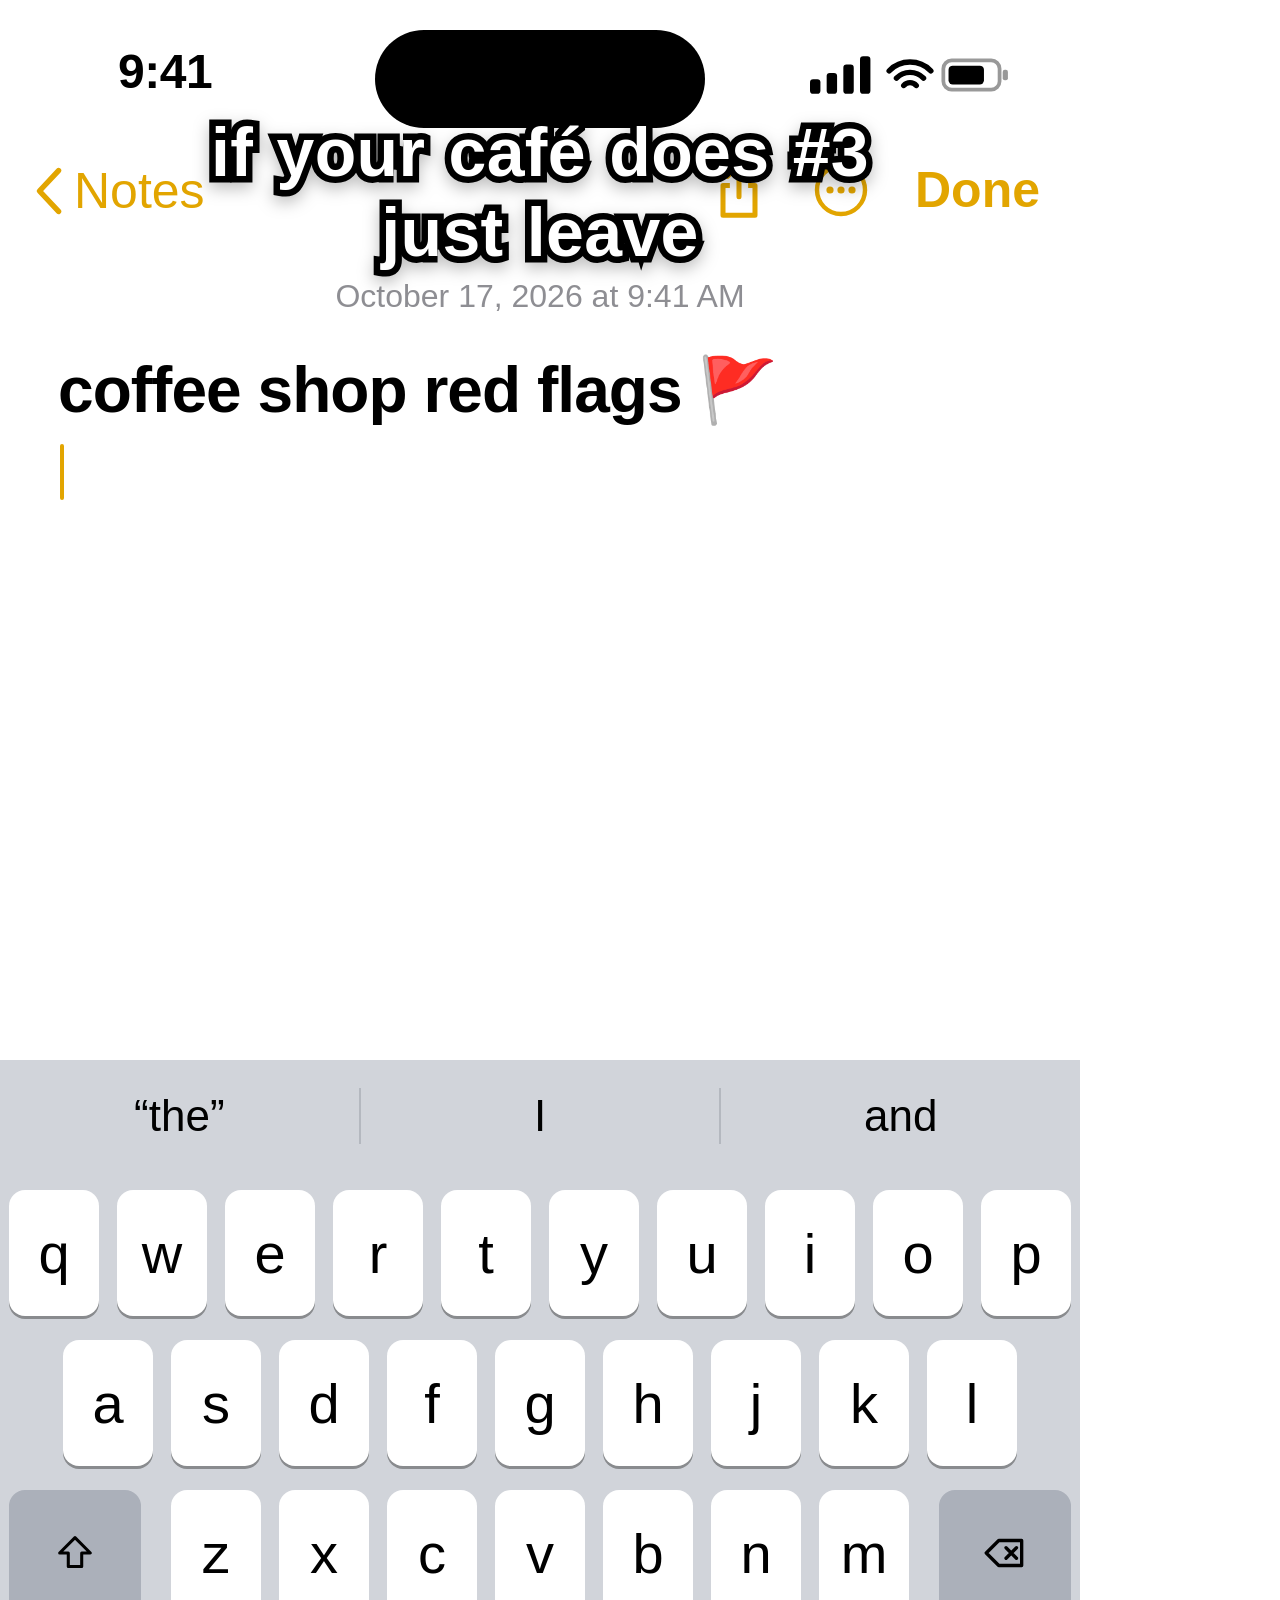
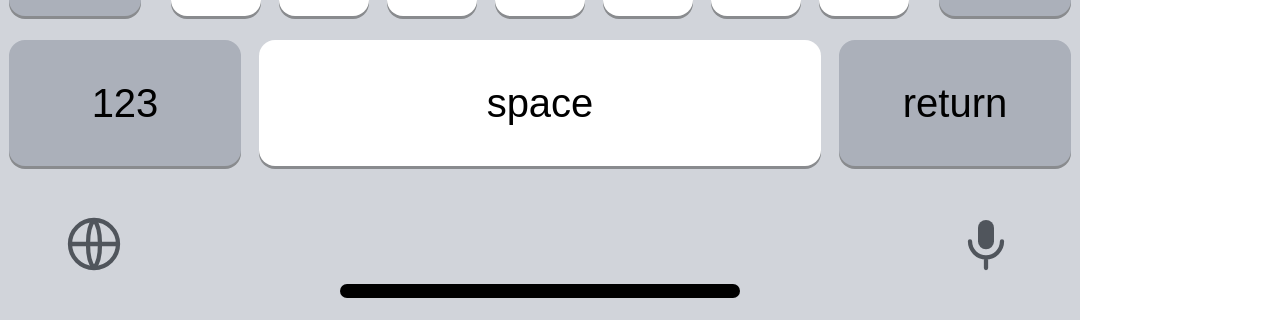
<file: viral-reels/notes/index.html>
<!doctype html>
<html lang="en">
<head>
<meta charset="utf-8">
<title>Coffee Red Flags</title>
<link rel="stylesheet" href="../common.css">
<style>
  :root { --y: #e2a500; }
  .nav { position: absolute; left: 0; right: 0; top: 140px; height: 110px; }
  .nav .back { position: absolute; left: 34px; top: 22px; color: var(--y); font-size: 50px; display: flex; align-items: center; gap: 10px; }
  .nav .back svg { width: 30px; height: 56px; }
  .nav .r { position: absolute; right: 40px; top: 18px; display: flex; align-items: center; gap: 46px; color: var(--y); font-size: 50px; font-weight: 600; }
  .nav .r svg { width: 56px; height: 64px; }
  .date { position: absolute; left: 0; right: 0; top: 278px; text-align: center; font-size: 32px; color: #8e8e93; }
  .note { position: absolute; left: 58px; right: 58px; top: 352px; }
  .title { font-size: 64px; font-weight: 700; letter-spacing: -0.015em; line-height: 1.2; margin-bottom: 14px; }
  .body { font-size: 46px; line-height: 62px; letter-spacing: -0.005em; white-space: pre-wrap; }
  .caret { display: inline-block; width: 4px; height: 56px; margin-left: 2px; vertical-align: -10px; background: var(--y); border-radius: 2px; }
  #ovl1, #ovl2 { top: 112px; }
</style>
</head>
<body>
<div id="stage">
  <div class="sb" id="sb"></div>
  <div class="nav">
    <div class="back"><svg viewBox="0 0 22 36"><path d="M18 3L4 18l14 15" fill="none" stroke="#e2a500" stroke-width="4" stroke-linecap="round" stroke-linejoin="round"/></svg>Notes</div>
    <div class="r">
      <svg viewBox="0 0 24 28"><path d="M12 3v14M7 8l5-5 5 5" fill="none" stroke="#e2a500" stroke-width="2.2" stroke-linecap="round" stroke-linejoin="round"/><path d="M8 12H5v13h14V12h-3" fill="none" stroke="#e2a500" stroke-width="2.2" stroke-linejoin="round"/></svg>
      <svg viewBox="0 0 28 28"><circle cx="14" cy="14" r="12" fill="none" stroke="#e2a500" stroke-width="2.2"/><circle cx="8.5" cy="14" r="1.8" fill="#e2a500"/><circle cx="14" cy="14" r="1.8" fill="#e2a500"/><circle cx="19.5" cy="14" r="1.8" fill="#e2a500"/></svg>
      <span>Done</span>
    </div>
  </div>
  <div class="date">October 17, 2026 at 9:41 AM</div>
  <div class="note">
    <div class="title">coffee shop red flags 🚩</div>
    <div class="body"><span id="typed"></span><span class="caret" id="caret"></span></div>
  </div>
  <div class="kb" id="kb"></div>
  <div class="ovl" id="ovl1">if your café does #3<br>just leave</div>
  <div class="ovl" id="ovl2">what did i miss? 👇</div>
</div>

<script src="../common.js"></script>
<script>
statusBar($('sb'));
const keys = buildKeyboard($('kb'), ['“the”', 'I', 'and']);

const LINES = [
  '1. wifi password is “ask the barista”',
  '2. 40 laptops. 2 outlets.',
  '3. club music at 8am',
  '4. “we don’t have oat milk”',
  '5. only open seat is by the bathroom',
  '6. $9 latte. lukewarm.',
  '7. closes at 2pm on a saturday',
  '(this is why i only use coffeespot now lol)',
];

// type each line, press return, think for a beat
const rand = rng(41);
const strokes = [];
let t = 0.45;
LINES.forEach((line, i) => {
  const s = typeSchedule(line, t, rand, 31);
  strokes.push(...s.strokes);
  t = s.end;
  if (i < LINES.length - 1) { t += 0.05; strokes.push({ t, ch: '\n' }); t += 0.2 + 0.2 * rand(); }
});
const TEXT_END = t;
const OVL_SWAP = TEXT_END + 0.35;
const DURATION = OVL_SWAP + 1.9;
const CUES = strokes.map(s => ({ t: s.t, type: 'key' }));

function render(t) {
  const n = strokes.filter(s => s.t <= t).length;
  $('typed').textContent = strokes.slice(0, n).map(s => s.ch).join('');
  const typing = n > 0 && n < strokes.length && t - strokes[n - 1].t < 0.4;
  $('caret').style.opacity = typing || Math.floor(t * 2) % 2 === 0 ? 1 : 0;
  drawKeyboard(keys, t, strokes);
  $('ovl1').style.display = t < OVL_SWAP ? 'block' : 'none';
  $('ovl2').style.display = t >= OVL_SWAP ? 'block' : 'none';
  $('ovl2').style.transform = `scale(${lerp(0.8, 1, P(t, OVL_SWAP, 0.25, E.outBack)).toFixed(3)})`;
}

document.fonts.ready.then(() => { render(0); window.READY = true; });
window.render = render;
window.DURATION = DURATION;
window.CUES = CUES;
</script>
</body>
</html>
</file>
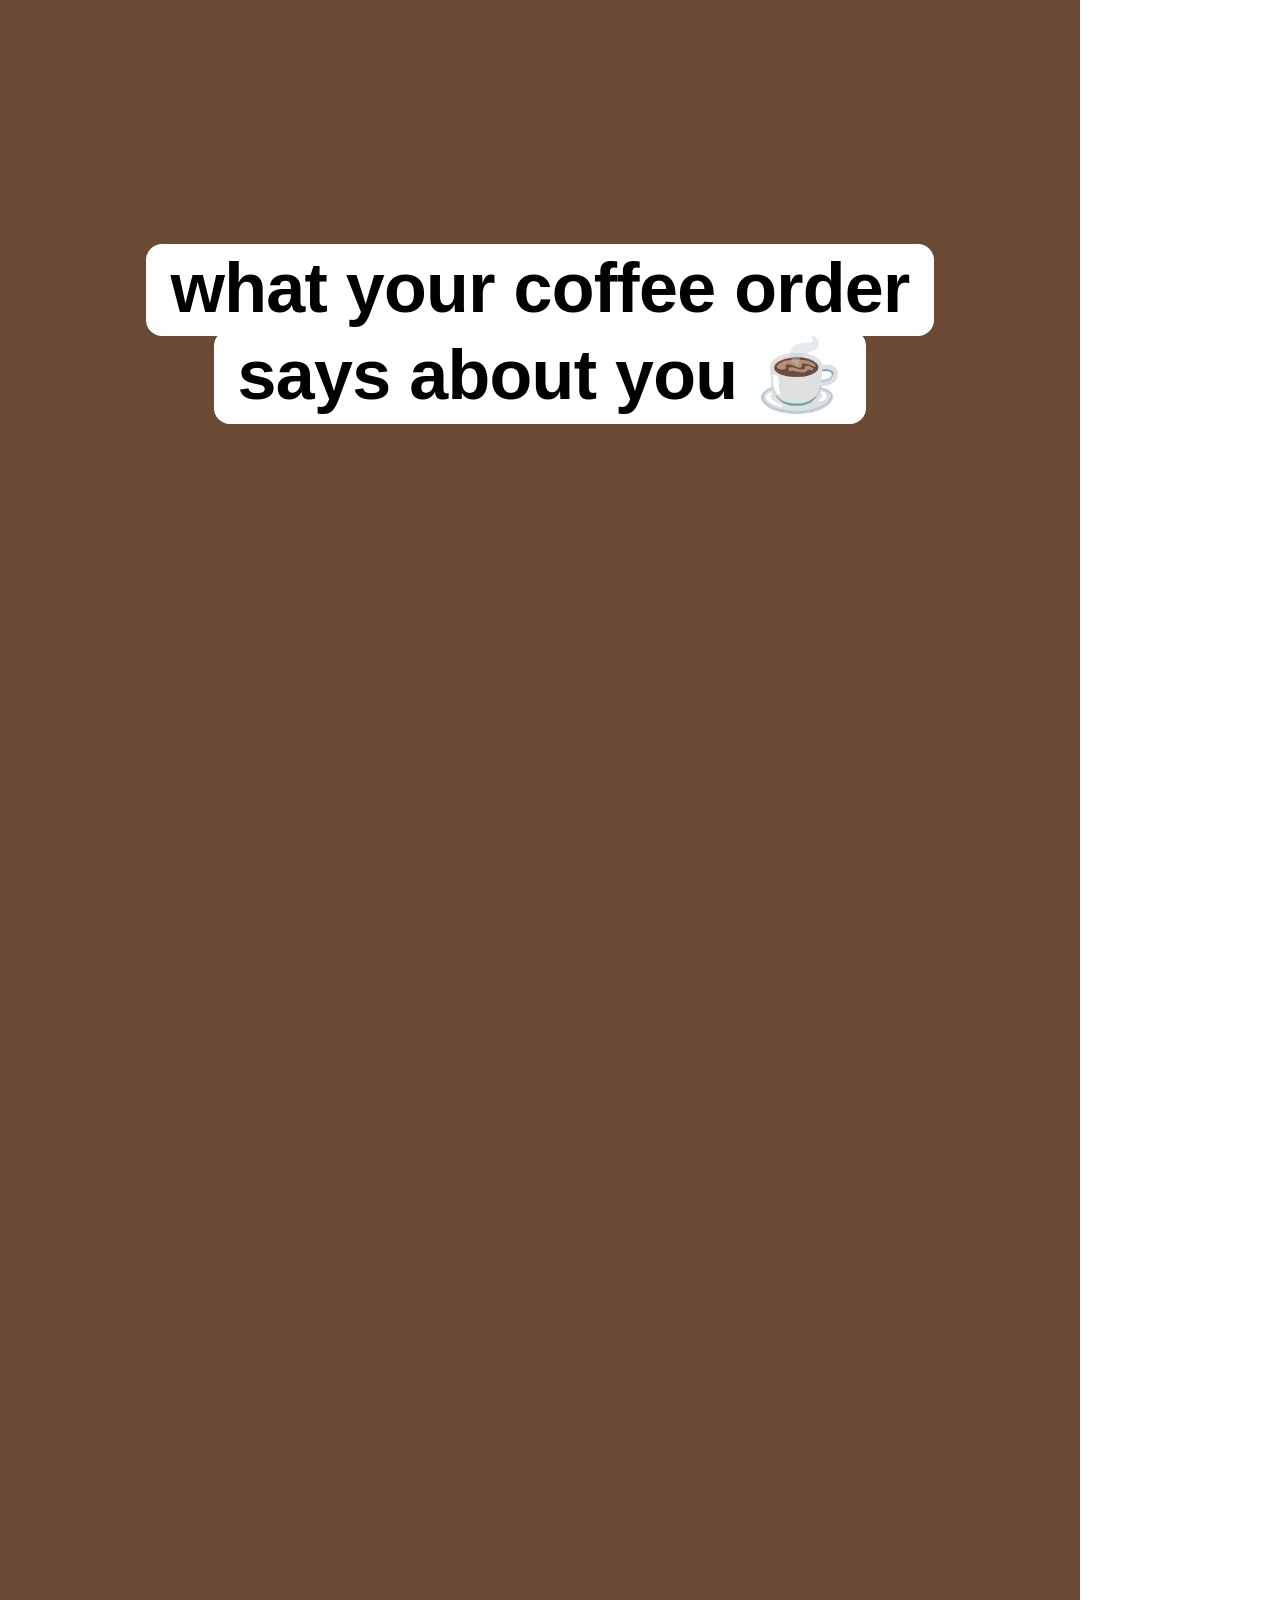
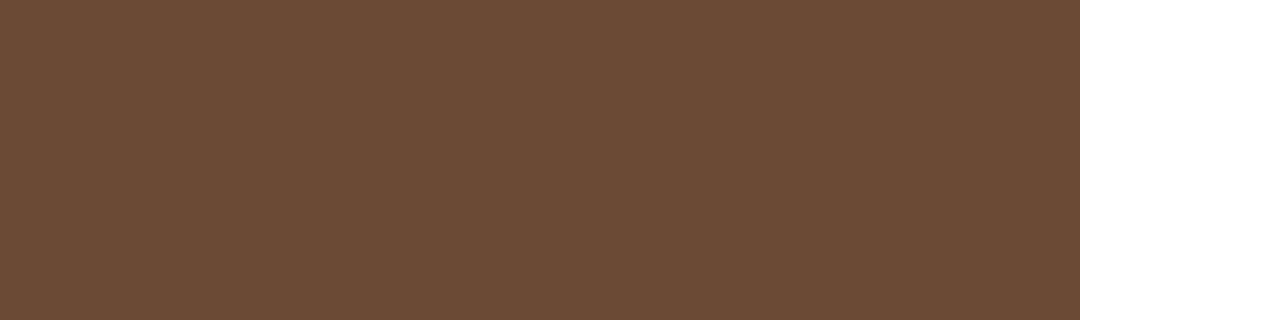
<file: viral-reels/orders/index.html>
<!doctype html>
<html lang="en">
<head>
<meta charset="utf-8">
<title>Coffee Order Personality</title>
<link rel="stylesheet" href="../common.css">
<style>
  #stage { background: #6b4a35; }
  .col { position: absolute; left: 40px; right: 40px; display: flex; flex-direction: column; align-items: center; }
  .pill {
    display: inline-block; background: #fff; color: #000; border-radius: 16px; padding: 4px 24px 8px;
    font-weight: 700; letter-spacing: -0.01em; white-space: nowrap; transform-origin: 50% 60%;
  }
  .head .pill { font-size: 70px; font-weight: 800; margin-top: -6px; }
  .rows { gap: 28px; }
  .rows .pill { font-size: 52px; }
  .cta .pill { font-size: 62px; font-weight: 800; margin-top: -6px; }
</style>
</head>
<body>
<div id="stage">
  <div class="col head" style="top:250px;"><span class="pill">what your coffee order</span><span class="pill">says about you ☕</span></div>
  <div class="col rows" id="rows" style="top:520px;"></div>
  <div class="col cta" id="cta" style="top:1345px;"><span class="pill">comment yours 👇</span><span class="pill">i’ll tell you your café</span></div>
</div>

<script src="../common.js"></script>
<script>
const ROWS = [
  'iced oat latte → 47 tabs open',
  'black coffee → “i’m fine” (isn’t)',
  'caramel frap → main character',
  'matcha → journals. sometimes.',
  'cortado → studied abroad once',
  'cold brew → 3 alarms, 0 used',
  'pumpkin spice → it’s still august',
];
const T0 = 0.7, STEP = 0.95, CTA_T = T0 + ROWS.length * STEP + 0.25, DURATION = CTA_T + 3.0;
const rows = ROWS.map(r => { const s = document.createElement('span'); s.className = 'pill'; s.textContent = r; $('rows').appendChild(s); return s; });
const CUES = [...ROWS.map((_, i) => ({ t: T0 + i * STEP, type: 'pop' })), { t: CTA_T, type: 'pop' }];

// lines cut in on the beat with a small pop; nothing fades
const show = (el, t, t0) => {
  el.style.visibility = t >= t0 ? 'visible' : 'hidden';
  el.style.transform = `scale(${lerp(1.12, 1, P(t, t0, 0.16, E.outCubic)).toFixed(3)})`;
};
function render(t) {
  rows.forEach((r, i) => show(r, t, T0 + i * STEP));
  [...$('cta').children].forEach(c => show(c, t, CTA_T));
}

document.fonts.ready.then(() => { render(0); window.READY = true; });
window.render = render;
window.DURATION = DURATION;
window.CUES = CUES;
</script>
</body>
</html>
</file>
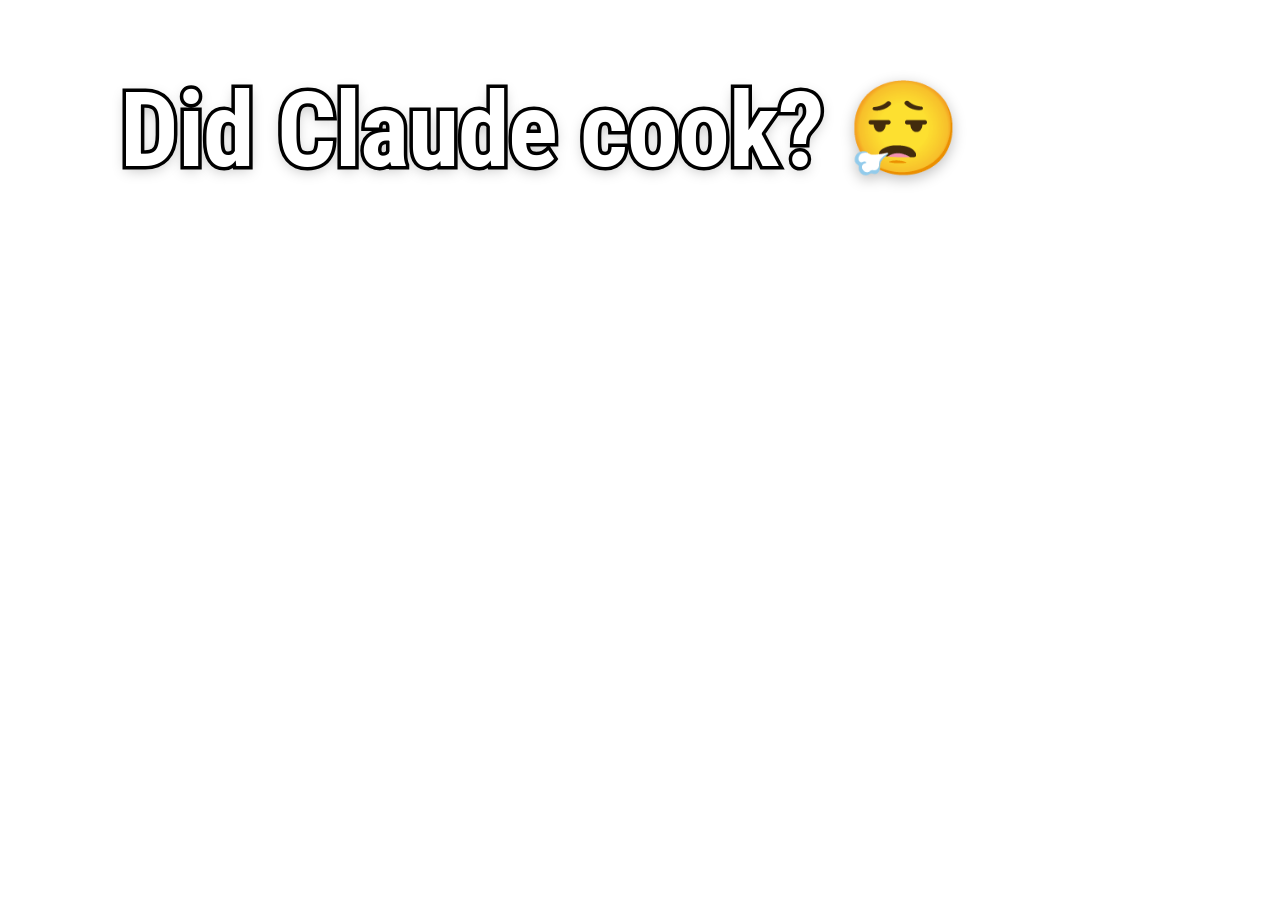
<file: coffeespot-ad/reel/caption.html>
<!doctype html>
<html><head><meta charset="utf-8">
<style>
  @font-face { font-family: 'Roboto Condensed'; font-weight: 700; src: url(../fonts/RobotoCondensed-700.woff2) format('woff2'); }
  html, body { margin: 0; background: transparent; }
  #cap {
    width: 1080px; height: 260px; display: flex; align-items: center; justify-content: center;
    font-family: 'Roboto Condensed', sans-serif; font-weight: 700; font-size: 104px; letter-spacing: -0.01em; color: #fff;
    -webkit-text-stroke: 7px #000; paint-order: stroke fill;
    text-shadow: 0 4px 14px rgba(0,0,0,0.25);
  }
  .emo { font-family: 'Noto Color Emoji'; -webkit-text-stroke: 0; margin-left: 22px; font-size: 92px; }
</style></head>
<body><div id="cap">Did Claude cook?<span class="emo">😮‍💨</span></div></body></html>
</file>
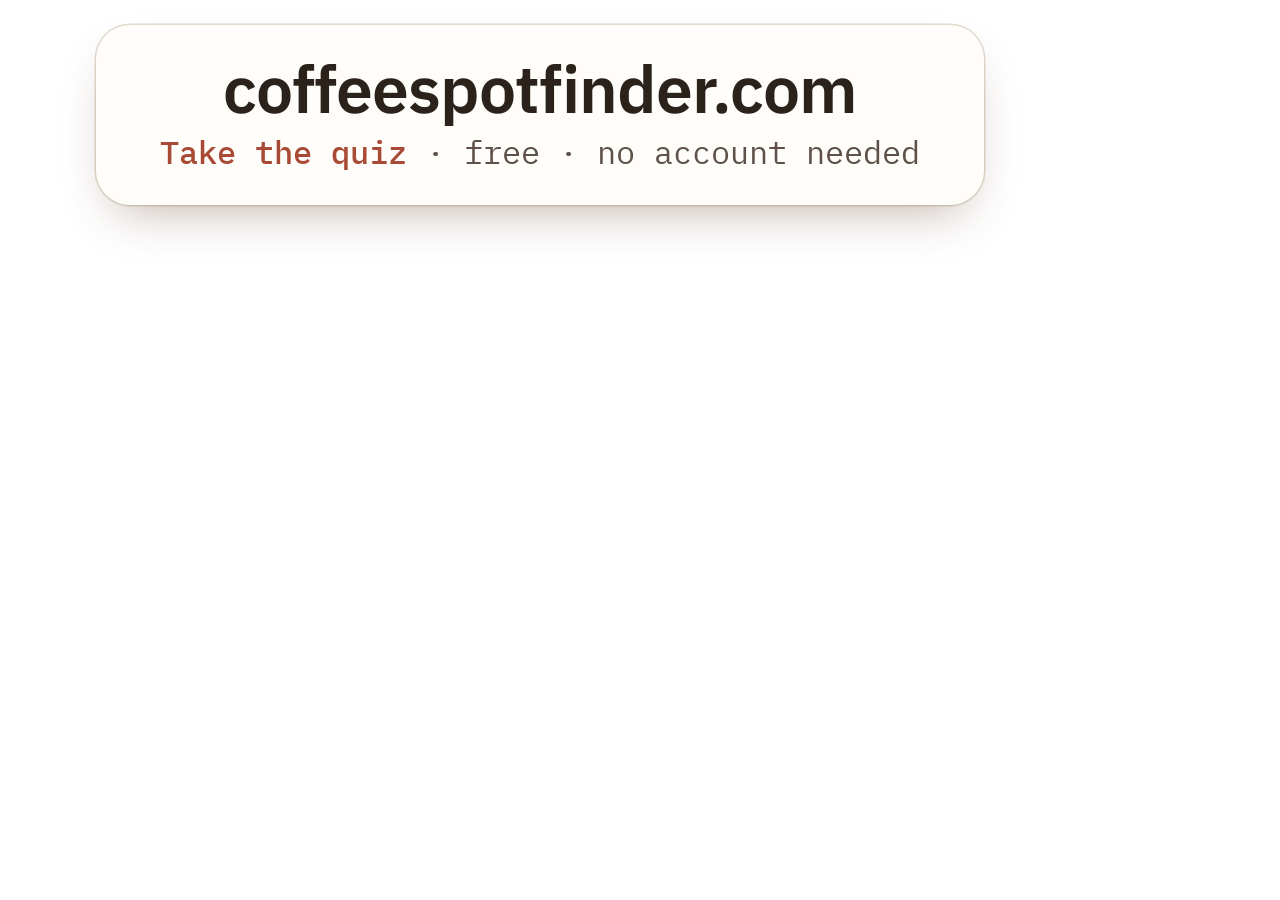
<file: coffeespot-ad/reel/lowerthird.html>
<!doctype html>
<html><head><meta charset="utf-8">
<link rel="stylesheet" href="../fonts/fonts.css">
<style>
  html, body { margin: 0; background: transparent; }
  #lt { width: 1080px; height: 230px; display: flex; align-items: center; justify-content: center; }
  .card {
    display: flex; flex-direction: column; align-items: center; gap: 10px; padding: 30px 64px 32px;
    background: #fffdf9; border-radius: 34px; box-shadow: 0 22px 50px -20px rgba(84,46,24,0.4), 0 0 0 1.5px rgba(216,206,187,0.7);
  }
  .url { font-family: 'IBM Plex Sans'; font-weight: 600; font-size: 66px; letter-spacing: -0.015em; color: #2a221b; line-height: 1; }
  .sub { font-family: 'IBM Plex Mono'; font-size: 32px; color: #5d5149; }
  .sub b { color: #a84a36; font-weight: 500; }
</style></head>
<body><div id="lt"><div class="card"><div class="url">coffeespotfinder.com</div><div class="sub"><b>Take the quiz</b> · free · no account needed</div></div></div></body></html>
</file>
<file: coffeespot-ad/fonts/fonts.css>
@font-face {
  font-family: 'EB Garamond';
  font-style: italic;
  font-weight: 400 800;
  font-display: block;
  src: url(EBGaramond-italic-400-800.woff2) format('woff2');
  unicode-range: U+0000-00FF, U+0131, U+0152-0153, U+02BB-02BC, U+02C6, U+02DA, U+02DC, U+0304, U+0308, U+0329, U+2000-206F, U+20AC, U+2122, U+2191, U+2193, U+2212, U+2215, U+FEFF, U+FFFD;
}
@font-face {
  font-family: 'EB Garamond';
  font-style: normal;
  font-weight: 400 800;
  font-display: block;
  src: url(EBGaramond-normal-400-800.woff2) format('woff2');
  unicode-range: U+0000-00FF, U+0131, U+0152-0153, U+02BB-02BC, U+02C6, U+02DA, U+02DC, U+0304, U+0308, U+0329, U+2000-206F, U+20AC, U+2122, U+2191, U+2193, U+2212, U+2215, U+FEFF, U+FFFD;
}
@font-face {
  font-family: 'IBM Plex Sans';
  font-style: normal;
  font-weight: 400;
  font-stretch: 100%;
  font-display: block;
  src: url(IBMPlexSans-normal-400.woff2) format('woff2');
  unicode-range: U+0000-00FF, U+0131, U+0152-0153, U+02BB-02BC, U+02C6, U+02DA, U+02DC, U+0304, U+0308, U+0329, U+2000-206F, U+20AC, U+2122, U+2191, U+2193, U+2212, U+2215, U+FEFF, U+FFFD;
}
@font-face {
  font-family: 'IBM Plex Sans';
  font-style: normal;
  font-weight: 500;
  font-stretch: 100%;
  font-display: block;
  src: url(IBMPlexSans-normal-500.woff2) format('woff2');
  unicode-range: U+0000-00FF, U+0131, U+0152-0153, U+02BB-02BC, U+02C6, U+02DA, U+02DC, U+0304, U+0308, U+0329, U+2000-206F, U+20AC, U+2122, U+2191, U+2193, U+2212, U+2215, U+FEFF, U+FFFD;
}
@font-face {
  font-family: 'IBM Plex Sans';
  font-style: normal;
  font-weight: 600;
  font-stretch: 100%;
  font-display: block;
  src: url(IBMPlexSans-normal-600.woff2) format('woff2');
  unicode-range: U+0000-00FF, U+0131, U+0152-0153, U+02BB-02BC, U+02C6, U+02DA, U+02DC, U+0304, U+0308, U+0329, U+2000-206F, U+20AC, U+2122, U+2191, U+2193, U+2212, U+2215, U+FEFF, U+FFFD;
}
@font-face {
  font-family: 'IBM Plex Mono';
  font-style: normal;
  font-weight: 400;
  font-display: block;
  src: url(IBMPlexMono-normal-400.woff2) format('woff2');
  unicode-range: U+0000-00FF, U+0131, U+0152-0153, U+02BB-02BC, U+02C6, U+02DA, U+02DC, U+0304, U+0308, U+0329, U+2000-206F, U+20AC, U+2122, U+2191, U+2193, U+2212, U+2215, U+FEFF, U+FFFD;
}
@font-face {
  font-family: 'IBM Plex Mono';
  font-style: normal;
  font-weight: 500;
  font-display: block;
  src: url(IBMPlexMono-normal-500.woff2) format('woff2');
  unicode-range: U+0000-00FF, U+0131, U+0152-0153, U+02BB-02BC, U+02C6, U+02DA, U+02DC, U+0304, U+0308, U+0329, U+2000-206F, U+20AC, U+2122, U+2191, U+2193, U+2212, U+2215, U+FEFF, U+FFFD;
}
@font-face {
  font-family: 'IBM Plex Sans';
  font-style: normal;
  font-weight: 700;
  font-display: block;
  src: url(IBMPlexSans-normal-700.woff2) format('woff2');
  unicode-range: U+0000-00FF, U+0131, U+0152-0153, U+02BB-02BC, U+02C6, U+02DA, U+02DC, U+0304, U+0308, U+0329, U+2000-206F, U+20AC, U+2122, U+2191, U+2193, U+2212, U+2215, U+FEFF, U+FFFD;
}
</file>
<file: coffeespot-reel/fonts/fonts.css>
@font-face {
  font-family: 'EB Garamond';
  font-style: italic;
  font-weight: 400 800;
  font-display: block;
  src: url(EBGaramond-italic-400-800.woff2) format('woff2');
  unicode-range: U+0000-00FF, U+0131, U+0152-0153, U+02BB-02BC, U+02C6, U+02DA, U+02DC, U+0304, U+0308, U+0329, U+2000-206F, U+20AC, U+2122, U+2191, U+2193, U+2212, U+2215, U+FEFF, U+FFFD;
}
@font-face {
  font-family: 'EB Garamond';
  font-style: normal;
  font-weight: 400 800;
  font-display: block;
  src: url(EBGaramond-normal-400-800.woff2) format('woff2');
  unicode-range: U+0000-00FF, U+0131, U+0152-0153, U+02BB-02BC, U+02C6, U+02DA, U+02DC, U+0304, U+0308, U+0329, U+2000-206F, U+20AC, U+2122, U+2191, U+2193, U+2212, U+2215, U+FEFF, U+FFFD;
}
@font-face {
  font-family: 'IBM Plex Sans';
  font-style: normal;
  font-weight: 400;
  font-stretch: 100%;
  font-display: block;
  src: url(IBMPlexSans-normal-400.woff2) format('woff2');
  unicode-range: U+0000-00FF, U+0131, U+0152-0153, U+02BB-02BC, U+02C6, U+02DA, U+02DC, U+0304, U+0308, U+0329, U+2000-206F, U+20AC, U+2122, U+2191, U+2193, U+2212, U+2215, U+FEFF, U+FFFD;
}
@font-face {
  font-family: 'IBM Plex Sans';
  font-style: normal;
  font-weight: 500;
  font-stretch: 100%;
  font-display: block;
  src: url(IBMPlexSans-normal-500.woff2) format('woff2');
  unicode-range: U+0000-00FF, U+0131, U+0152-0153, U+02BB-02BC, U+02C6, U+02DA, U+02DC, U+0304, U+0308, U+0329, U+2000-206F, U+20AC, U+2122, U+2191, U+2193, U+2212, U+2215, U+FEFF, U+FFFD;
}
@font-face {
  font-family: 'IBM Plex Sans';
  font-style: normal;
  font-weight: 600;
  font-stretch: 100%;
  font-display: block;
  src: url(IBMPlexSans-normal-600.woff2) format('woff2');
  unicode-range: U+0000-00FF, U+0131, U+0152-0153, U+02BB-02BC, U+02C6, U+02DA, U+02DC, U+0304, U+0308, U+0329, U+2000-206F, U+20AC, U+2122, U+2191, U+2193, U+2212, U+2215, U+FEFF, U+FFFD;
}
@font-face {
  font-family: 'IBM Plex Mono';
  font-style: normal;
  font-weight: 400;
  font-display: block;
  src: url(IBMPlexMono-normal-400.woff2) format('woff2');
  unicode-range: U+0000-00FF, U+0131, U+0152-0153, U+02BB-02BC, U+02C6, U+02DA, U+02DC, U+0304, U+0308, U+0329, U+2000-206F, U+20AC, U+2122, U+2191, U+2193, U+2212, U+2215, U+FEFF, U+FFFD;
}
@font-face {
  font-family: 'IBM Plex Mono';
  font-style: normal;
  font-weight: 500;
  font-display: block;
  src: url(IBMPlexMono-normal-500.woff2) format('woff2');
  unicode-range: U+0000-00FF, U+0131, U+0152-0153, U+02BB-02BC, U+02C6, U+02DA, U+02DC, U+0304, U+0308, U+0329, U+2000-206F, U+20AC, U+2122, U+2191, U+2193, U+2212, U+2215, U+FEFF, U+FFFD;
}
</file>
<file: viral-reels/common.css>
/* Shared styles for the phone-native reels: 1080x1920 frame, iOS status bar and keyboard, on-screen caption text. */
* { box-sizing: border-box; }
html, body { margin: 0; width: 1080px; height: 1920px; overflow: hidden; background: #fff; }
#stage { position: relative; width: 1080px; height: 1920px; overflow: hidden; font-family: 'Inter', sans-serif; color: #000; -webkit-font-smoothing: antialiased; }

/* status bar */
.sb { position: absolute; left: 0; right: 0; top: 0; height: 130px; z-index: 5; }
.sbt { position: absolute; left: 118px; top: 44px; font-size: 48px; font-weight: 600; letter-spacing: -0.01em; }
.island { position: absolute; left: 375px; top: 30px; width: 330px; height: 98px; border-radius: 49px; background: #000; }
.sbi { position: absolute; right: 70px; top: 52px; width: 200px; height: 46px; }

/* keyboard (iOS light) */
.kb { position: absolute; left: 0; right: 0; top: 1060px; bottom: 0; background: #d1d4da; z-index: 4; }
.kb .sugg { position: absolute; left: 0; right: 0; top: 0; height: 112px; display: flex; align-items: center; justify-content: space-around; font-size: 44px; color: #000; }
.kb .sugg span { flex: 1; text-align: center; }
.kb .sugg i { width: 2px; height: 56px; background: #b4b8bf; }
.key {
  position: absolute; height: 126px; border-radius: 16px; background: #fff; box-shadow: 0 3px 0 #898b8e;
  display: flex; align-items: center; justify-content: center; font-size: 56px; font-weight: 400; color: #000;
}
.key.fn { background: #abb0ba; }
.key.small { font-size: 40px; }
.key.down { background: #abb0ba; }
.key.fn.down { background: #fff; }
.kb .globe, .kb .mic { position: absolute; top: 752px; width: 64px; height: 64px; }
.kb .globe { left: 62px; }
.kb .mic { right: 62px; }
.kb .homebar { position: absolute; left: 340px; width: 400px; bottom: 22px; height: 14px; border-radius: 7px; background: #000; }
.kb .pop {
  position: absolute; display: none; width: 134px; height: 258px; border-radius: 22px; background: #fff;
  box-shadow: 0 3px 10px rgba(0, 0, 0, 0.25); font-size: 92px; text-align: center; line-height: 150px; z-index: 6;
}

/* on-screen caption, in the white-with-black-outline style creators use */
.ovl {
  position: absolute; left: 50px; right: 50px; z-index: 10; text-align: center;
  font-weight: 800; font-size: 68px; line-height: 1.18; letter-spacing: 0.005em; word-spacing: 0.06em; color: #fff;
  -webkit-text-stroke: 13px #000; paint-order: stroke fill; stroke-linejoin: round;
  filter: drop-shadow(0 6px 8px rgba(0, 0, 0, 0.25));
}
</file>
